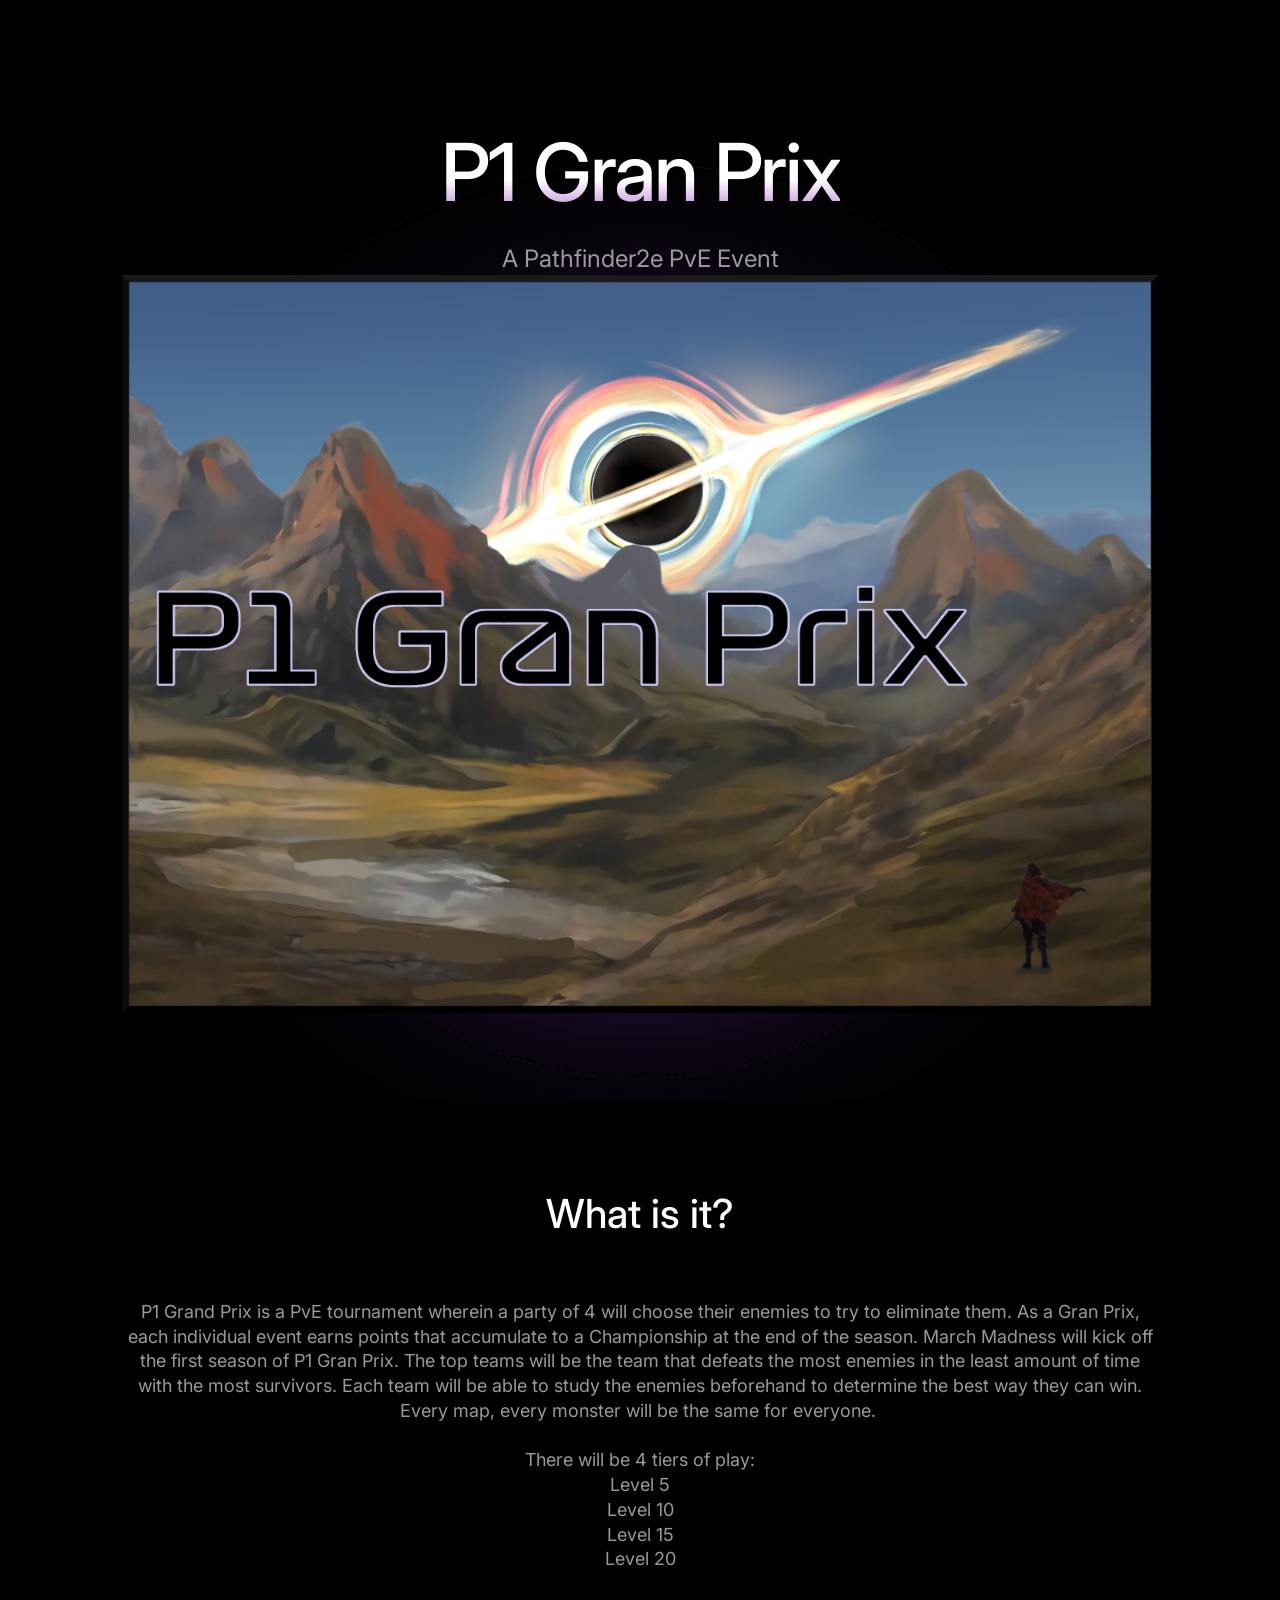
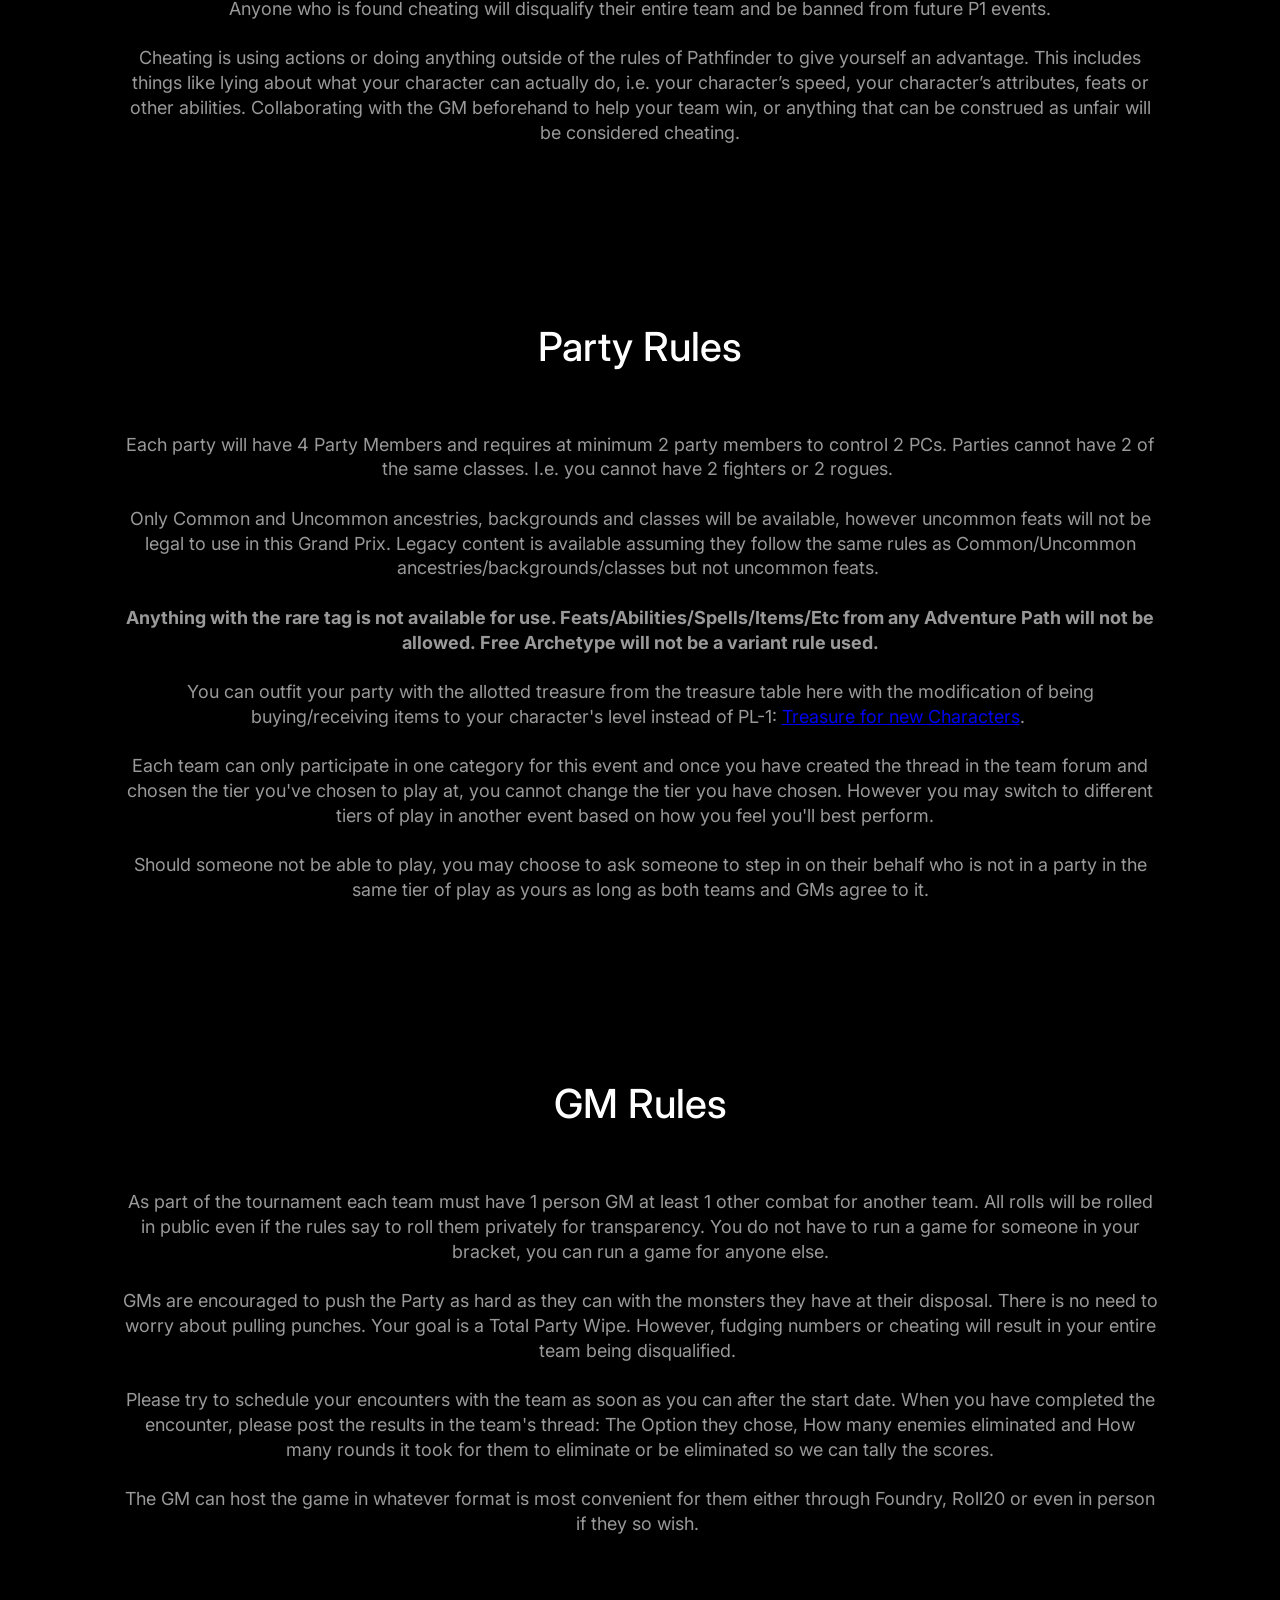
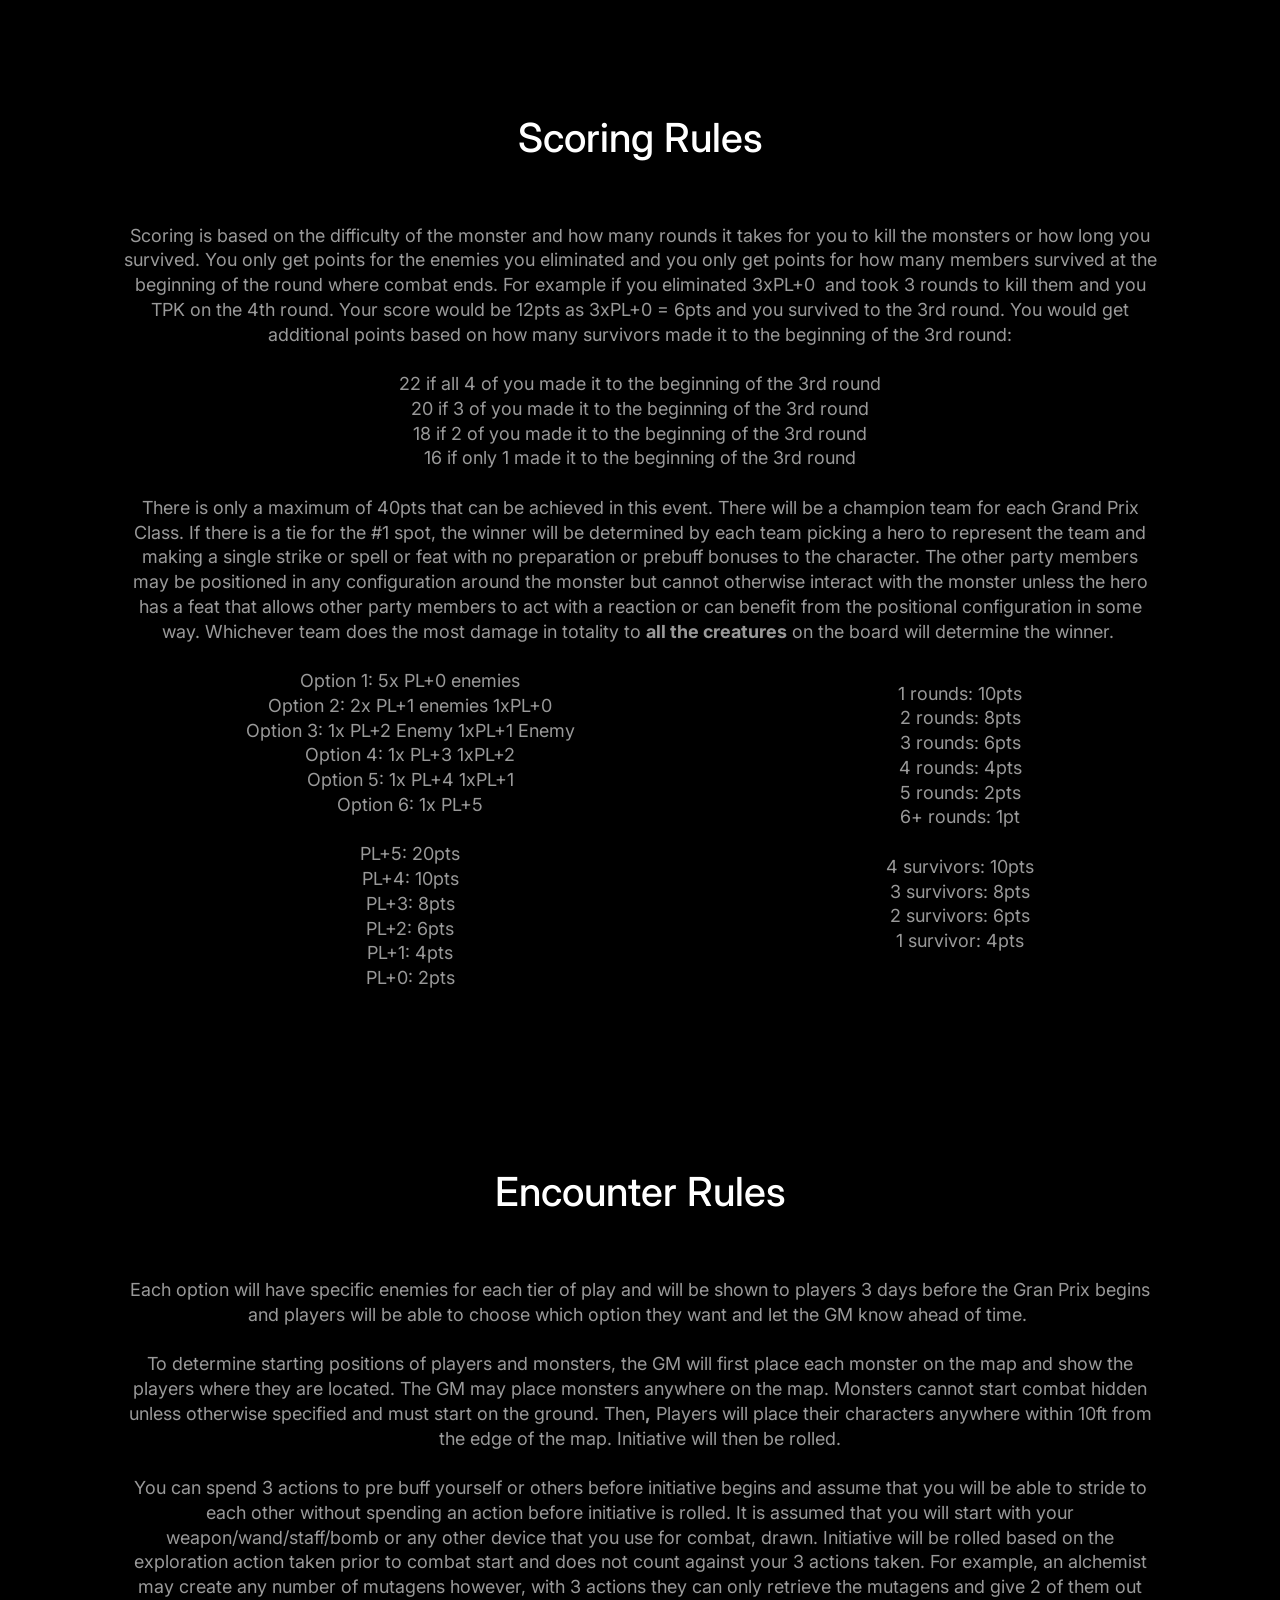
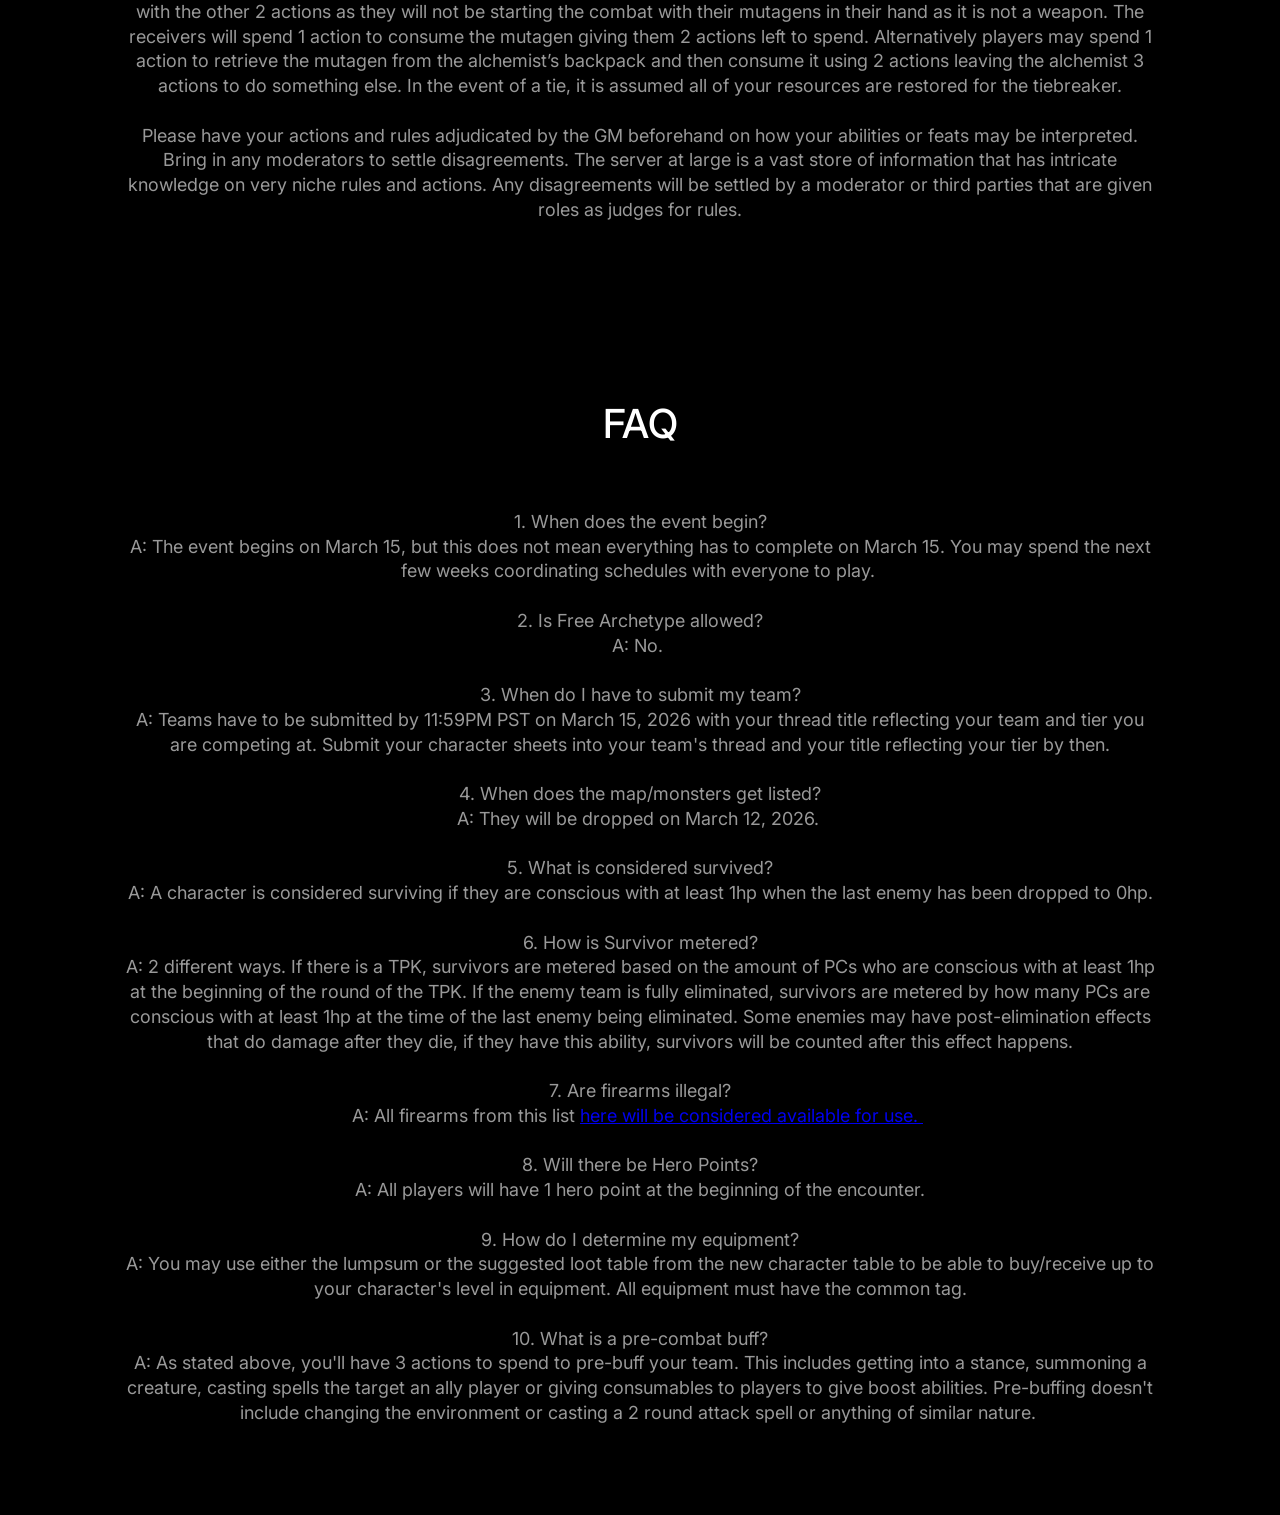
<file: index.html>
<!doctype html>
<html
  lang="en"
  data-ws-project="9b7078dc-49af-4783-a4c2-e20b7708b9e9"
  data-ws-last-published="2026-03-03T17:42:01.138Z"
>
  <head>
    <link
      rel="stylesheet"
      type="text/css"
      href="/assets/static/app_generated_index-6937cd5a.B9fwBVoE.css"
    />
    <meta charset="UTF-8" />
    <meta name="viewport" content="width=device-width,initial-scale=1" />
    <link
      rel="preload"
      as="image"
      imagesrcset="/assets/p1granprix_Jq52Y9H2MdUSDI9-aSwh1.png 16w, /assets/p1granprix_Jq52Y9H2MdUSDI9-aSwh1.png 32w, /assets/p1granprix_Jq52Y9H2MdUSDI9-aSwh1.png 48w, /assets/p1granprix_Jq52Y9H2MdUSDI9-aSwh1.png 64w, /assets/p1granprix_Jq52Y9H2MdUSDI9-aSwh1.png 96w, /assets/p1granprix_Jq52Y9H2MdUSDI9-aSwh1.png 128w, /assets/p1granprix_Jq52Y9H2MdUSDI9-aSwh1.png 256w, /assets/p1granprix_Jq52Y9H2MdUSDI9-aSwh1.png 384w, /assets/p1granprix_Jq52Y9H2MdUSDI9-aSwh1.png 640w, /assets/p1granprix_Jq52Y9H2MdUSDI9-aSwh1.png 750w, /assets/p1granprix_Jq52Y9H2MdUSDI9-aSwh1.png 828w, /assets/p1granprix_Jq52Y9H2MdUSDI9-aSwh1.png 1080w, /assets/p1granprix_Jq52Y9H2MdUSDI9-aSwh1.png 1200w, /assets/p1granprix_Jq52Y9H2MdUSDI9-aSwh1.png 1920w, /assets/p1granprix_Jq52Y9H2MdUSDI9-aSwh1.png 2048w, /assets/p1granprix_Jq52Y9H2MdUSDI9-aSwh1.png 3840w"
      imagesizes="100vw"
    />
    <link rel="icon" href="/assets/2eLOGO1_nTm5UVI5RXA5_vT5fVY0B.png" />
    <link
      rel="preload"
      href="/assets/Inter-VariableFont_opsz_wght_5pWJ31-T_iPEwHdXmYt6P.ttf"
      as="font"
      crossorigin="anonymous"
    />
    <link
      rel="preload"
      href="/assets/Group_1_3Lze2enBpFNP3rVOtd0Yp.svg"
      as="image"
    />
    <meta property="og:url" content="https://url/" />
    <meta property="og:title" content="P1 Gran Prix" />
    <meta property="og:type" content="website" />
    <meta name="description" content="A Pathfinder2E PvE event." />
    <meta property="og:description" content="A Pathfinder2E PvE event." />
    <meta
      property="og:image"
      content="/assets/p1granprix_Jq52Y9H2MdUSDI9-aSwh1.png"
    />
    <meta property="twitter:card" content="summary_large_image" />
    <title>P1 Gran Prix</title>
  </head>
  <body class="w-body">
    <div class="w-box">
      <div style="display: contents">
        <div style="display: contents">
          <div class="w-html-embed">
            <style>
              /* So we don't need to add a token to every paragraph to remove margin. */
              p {
                margin: 0;
              }

              /* * {
                /* Make links scroll to their sections smoothly. */
                scroll-behavior: smooth;
              } */
            </style>
          </div>
          <div class="w-html-embed">
            <style>
              :root {
                --ani-duration: var(--duration-default, 0.2s);
                --ani-delay: 0s;
                --ani-slide-offset: 20%;
                --ani-zoom-in-scale: 1;
                --ani-zoom-out-scale: 0.85;
                --ani-flip-rotate: 30deg;
                --ani-easing: var(--easing-default, ease);
                --ani-fill-mode: forwards;
              }
              [data-ani]:not([data-ani-children]),
              [data-ani-children]:not([data-ani-progress]) > * {
                animation-duration: var(--ani-duration);
                animation-delay: var(--ani-delay);
                animation-timing-function: var(--ani-easing);
                animation-fill-mode: var(--ani-fill-mode);
                opacity: 0;
              }
              [data-ani-progress]:not([data-ani-children]),
              [data-ani-children]:not([data-ani]) > * {
                transition-property: opacity, transform;
                transition-duration: var(--ani-duration);
                transition-timing-function: var(--ani-easing);
                opacity: 0;
              }
              @keyframes fadeIn {
                from {
                  opacity: 0;
                }
                to {
                  opacity: 1;
                }
              }
              @keyframes fadeOut {
                from {
                  opacity: 1;
                }
                to {
                  opacity: 0;
                }
              }
              [data-ani-children][data-ani="fade"] > .in,
              [data-ani="fade"]:where(
                  .in:not([data-state]),
                  [data-state$="open"],
                  [data-state="active"]
                ) {
                animation-name: fadeIn;
              }
              [data-ani-children][data-ani="fade"] > .out,
              [data-ani="fade"]:where(
                  .out:not([data-state]),
                  [data-state="closed"],
                  [data-state="inactive"]
                ) {
                animation-name: fadeOut;
              }
              @keyframes slideIn {
                from {
                  opacity: 0;
                  translate: var(--ani-slide-transform);
                }
                to {
                  opacity: 1;
                  translate: none;
                }
              }
              @keyframes slideOut {
                from {
                  opacity: 1;
                  translate: none;
                }
                to {
                  opacity: 0;
                  translate: var(--ani-slide-transform);
                }
              }
              [data-ani-children][data-ani|="slide"] > .in,
              [data-ani|="slide"]:where(
                  .in:not([data-state]),
                  [data-state$="open"],
                  [data-state="active"]
                ) {
                animation-name: slideIn;
              }
              [data-ani-children][data-ani|="slide"] > .out,
              [data-ani|="slide"]:where(
                  .out:not([data-state]),
                  [data-state="closed"],
                  [data-state="inactive"]
                ) {
                animation-name: slideOut;
              }
              [data-ani="slide-up"] {
                --ani-slide-transform: 0 var(--ani-slide-offset);
              }
              [data-ani="slide-down"] {
                --ani-slide-transform: 0 calc(-1 * var(--ani-slide-offset));
              }
              [data-ani="slide-left"] {
                --ani-slide-transform: var(--ani-slide-offset);
              }
              [data-ani="slide-right"] {
                --ani-slide-transform: calc(-1 * var(--ani-slide-offset));
              }
              @keyframes zoomIn {
                from {
                  opacity: 0;
                  scale: var(--ani-zoom-out-scale);
                }
                to {
                  opacity: 1;
                  scale: 1;
                }
              }
              @keyframes zoomOut {
                from {
                  opacity: 1;
                  scale: 1;
                }
                to {
                  opacity: 0;
                  scale: var(--ani-zoom-in-scale);
                }
              }
              [data-ani-children][data-ani="zoom"] > .in,
              [data-ani|="zoom"]:where(
                  .in:not([data-state]),
                  [data-state$="open"],
                  [data-state="active"]
                ) {
                animation-name: zoomIn;
              }
              [data-ani-children][data-ani="zoom"] > .out,
              [data-ani|="zoom"]:where(
                  .out:not([data-state]),
                  [data-state="closed"],
                  [data-state="inactive"]
                ) {
                animation-name: zoomOut;
              }
              [data-ani-children][data-ani-progress="zoom"] > *,
              [data-ani-progress="zoom"]:not([data-ani-children]) {
                transform: scale(var(--ani-zoom-out-scale));
              }
              @keyframes flipInY {
                from {
                  rotate: y var(--ani-flip-rotate);
                  perspective: 2000px;
                  opacity: 0;
                }
                to {
                  rotate: y 0;
                  opacity: 1;
                }
              }
              @keyframes flipOutY {
                from {
                  rotate: y 0;
                  opacity: 1;
                }
                to {
                  perspective: 2000px;
                  rotate: y var(--ani-flip-rotate);
                  opacity: 0;
                }
              }
              @keyframes flipInX {
                from {
                  perspective: 2000px;
                  rotate: x var(--ani-flip-rotate);
                  opacity: 0;
                }
                to {
                  rotate: x 0;
                  opacity: 1;
                }
              }
              @keyframes flipOutX {
                from {
                  rotate: x 0;
                  opacity: 1;
                }
                to {
                  perspective: 2000px;
                  rotate: x var(--ani-flip-rotate);
                  opacity: 0;
                }
              }
              [data-ani-children][data-ani="flip-y"] > .in,
              [data-ani="flip-y"]:where(
                  .in:not([data-state]),
                  [data-state$="open"],
                  [data-state="active"]
                ) {
                animation-name: flipInY;
              }
              [data-ani-children][data-ani="flip-x"] > .in,
              [data-ani="flip-x"]:where(
                  .in:not([data-state]),
                  [data-state$="open"],
                  [data-state="active"]
                ) {
                animation-name: flipInX;
              }
              [data-ani-children][data-ani="flip-y"] > .out,
              [data-ani="flip-y"]:where(
                  .out:not([data-state]),
                  [data-state="closed"],
                  [data-state="inactive"]
                ) {
                animation-name: flipOutY;
              }
              [data-ani-children][data-ani="flip-x"] > .out,
              [data-ani="flip-x"]:where(
                  .out:not([data-state]),
                  [data-state="closed"],
                  [data-state="inactive"]
                ) {
                animation-name: flipOutX;
              }
              @keyframes expandDown {
                from {
                  height: 0;
                }
                to {
                  height: var(--newHeight);
                }
              }
              @keyframes expandUp {
                from {
                  height: var(--newHeight);
                }
                to {
                  height: 0;
                }
              }
              [data-ani="expand"],
              [data-ani="expand"][data-state="open"],
              [data-ani="expand"].in {
                --newHeight: var(
                  --custom-height,
                  var(
                    --radix-accordion-content-height,
                    var(--radix-collapsible-content-height, 100%)
                  )
                );
                overflow: hidden;
                opacity: 1;
              }
              [data-ani-children][data-ani="expand"] > .in,
              [data-ani="expand"]:where(
                  .in:not([data-state]),
                  [data-state$="open"],
                  [data-state="active"]
                ) {
                animation: expandDown var(--ani-duration) var(--ani-easing);
              }
              [data-ani-children][data-ani="expand"] > .out,
              [data-ani="expand"]:where(
                  .out:not([data-state]),
                  [data-state="closed"],
                  [data-state="inactive"]
                ) {
                animation: expandUp var(--ani-duration) var(--ani-easing);
              }
              @media (prefers-reduced-motion: reduce) {
                [data-ani]:not([data-ani-children]),
                [data-ani-progress]:not([data-ani-children]),
                [data-ani-children] > * {
                  opacity: 1;
                  transform: none;
                  animation: none;
                  rotate: none;
                  scale: none;
                  translate: none;
                }
              }
            </style>
          </div>
        </div>
      </div>
      <main class="w-box">
        <section
          class="w-box ch3bbj5 c1mzb2kd c1030opg c1cozyp5 crv1a4t cbrrmm8 cuo9dm5 c5egcmi cxz9xjl c1dz3al c1cl2zap c8qdjaz c1uc2zh c1l8rbde cq8dnu3 cth1c7d"
        >
          <div
            class="w-box c1357293 c9jnjeu czr2pxy c155uc7w cry9bxc c1lfjoq7 c1778y6x c1wt8a7g ceu66s9 c12ae6v5 c1fd0kk1 c11gzs80"
          >
            <div
              class="w-box cry9bxc c1lfjoq7 ct8c5y2 c10zkoym c1qyy4dh c1wt8a7g"
            >
              <h1
                class="w-heading c11nr3ex cy1haag c32myit cwrra4i c4rpps8 c1d23h5a cnu4kgu c1yb3n9o cbrrmm8 cuo9dm5 c40zsbj c13cx24t c1my01bv c8itdy4 c74kosi c1qom380 c1357293 c9jnjeu c1dhz37v c1xzir7e"
              >
                P1 Gran Prix
              </h1>
              <p
                class="w-paragraph c16xpvrq c1qom380 c3fmn7t c1357293 c9jnjeu czt9u4x c1dhz37v"
              >
                A Pathfinder2e PvE Event
              </p>
            </div>
            <div class="w-box">
              <img
                alt=""
                width="2560"
                height="1822"
                src="/assets/p1granprix_Jq52Y9H2MdUSDI9-aSwh1.png"
                class="w-image"
                sizes="100vw"
                srcset="
                  /assets/p1granprix_Jq52Y9H2MdUSDI9-aSwh1.png   16w,
                  /assets/p1granprix_Jq52Y9H2MdUSDI9-aSwh1.png   32w,
                  /assets/p1granprix_Jq52Y9H2MdUSDI9-aSwh1.png   48w,
                  /assets/p1granprix_Jq52Y9H2MdUSDI9-aSwh1.png   64w,
                  /assets/p1granprix_Jq52Y9H2MdUSDI9-aSwh1.png   96w,
                  /assets/p1granprix_Jq52Y9H2MdUSDI9-aSwh1.png  128w,
                  /assets/p1granprix_Jq52Y9H2MdUSDI9-aSwh1.png  256w,
                  /assets/p1granprix_Jq52Y9H2MdUSDI9-aSwh1.png  384w,
                  /assets/p1granprix_Jq52Y9H2MdUSDI9-aSwh1.png  640w,
                  /assets/p1granprix_Jq52Y9H2MdUSDI9-aSwh1.png  750w,
                  /assets/p1granprix_Jq52Y9H2MdUSDI9-aSwh1.png  828w,
                  /assets/p1granprix_Jq52Y9H2MdUSDI9-aSwh1.png 1080w,
                  /assets/p1granprix_Jq52Y9H2MdUSDI9-aSwh1.png 1200w,
                  /assets/p1granprix_Jq52Y9H2MdUSDI9-aSwh1.png 1920w,
                  /assets/p1granprix_Jq52Y9H2MdUSDI9-aSwh1.png 2048w,
                  /assets/p1granprix_Jq52Y9H2MdUSDI9-aSwh1.png 3840w
                "
                decoding="async"
                loading="eager"
              />
            </div>
          </div>
        </section>
        <section class="w-box cna0hdz c1mzb2kd">
          <div
            class="w-box c1357293 c9jnjeu czr2pxy c155uc7w cry9bxc c1lfjoq7 c1778y6x c1wt8a7g c1s46o9r cdczzub c1fd0kk1 c11gzs80"
          >
            <h2
              class="w-heading c1dxq9cf cy1haag c32myit cwrra4i c12y6bqh c1mpwk4w c74kosi c1qom380 c1357293 c9jnjeu c1dhz37v"
            >
              What is it?
            </h2>
            <p class="w-element c1qom380 c10psnxv c6k8nt0 c1xtx0lt c14r73oo">
              P1 Grand Prix is a PvE tournament wherein a party of 4 will choose
              their enemies to try to eliminate them. As a Gran Prix, each
              individual event earns points that accumulate to a Championship at
              the end of the season. March Madness will kick off the first
              season of P1 Gran Prix. The top teams will be the team that
              defeats the most enemies in the least amount of time with the most
              survivors. Each team will be able to study the enemies beforehand
              to determine the best way they can win. Every map, every monster
              will be the same for everyone. <br /><br />There will be 4 tiers
              of play:<br />Level 5<br />Level 10<br />Level 15<br />Level 20<br /><br />Anyone
              who is found cheating will disqualify their entire team and be
              banned from future P1 events.<br /><br />Cheating is using actions
              or doing anything outside of the rules of Pathfinder to give
              yourself an advantage. This includes things like lying about what
              your character can actually do, i.e. your character’s speed, your
              character’s attributes, feats or other abilities. Collaborating
              with the GM beforehand to help your team win, or anything that can
              be construed as unfair will be considered cheating.<br />
            </p>
          </div>
        </section>
        <section class="w-box cna0hdz c1mzb2kd">
          <div
            class="w-box c1357293 c9jnjeu czr2pxy c155uc7w cry9bxc c1lfjoq7 c1778y6x c1wt8a7g c1s46o9r cdczzub c1fd0kk1 c11gzs80"
          >
            <h2
              class="w-heading c1dxq9cf cy1haag c32myit cwrra4i c12y6bqh c1mpwk4w c74kosi c1qom380 c1357293 c9jnjeu c1dhz37v"
            >
              Party Rules
            </h2>
            <p class="w-element c1qom380 c10psnxv c6k8nt0 c1xtx0lt c14r73oo">
              Each party will have 4 Party Members and requires at minimum 2
              party members to control 2 PCs. Parties cannot have 2 of the same
              classes. I.e. you cannot have 2 fighters or 2 rogues.
              <br /><br />Only Common and Uncommon ancestries, backgrounds and
              classes will be available, however uncommon feats will not be
              legal to use in this Grand Prix. Legacy content is available
              assuming they follow the same rules as Common/Uncommon
              ancestries/backgrounds/classes but not uncommon feats. <br /><br /><b
                class="w-element"
                >Anything with the rare tag is not available for use.
                Feats/Abilities/Spells/Items/Etc from any Adventure Path will
                not be allowed. Free Archetype will not be a variant rule
                used.</b
              ><br /><br />You can outfit your party with the allotted treasure
              from the treasure table here with the modification of being
              buying/receiving items to your character&#x27;s level instead of
              PL-1:
              <a
                href="https://2e.aonprd.com/Rules.aspx?ID=2662"
                target="_blank"
                class="w-element"
                >Treasure for new Characters</a
              >. <br /><br />Each team can only participate in one category for
              this event and once you have created the thread in the team forum
              and chosen the tier you&#x27;ve chosen to play at, you cannot
              change the tier you have chosen. However you may switch to
              different tiers of play in another event based on how you feel
              you&#x27;ll best perform. <br /><br />Should someone not be able
              to play, you may choose to ask someone to step in on their behalf
              who is not in a party in the same tier of play as yours as long as
              both teams and GMs agree to it.
            </p>
          </div>
        </section>
        <section class="w-box cna0hdz c1mzb2kd">
          <div
            class="w-box c1357293 c9jnjeu czr2pxy c155uc7w cry9bxc c1lfjoq7 c1778y6x c1wt8a7g c1s46o9r cdczzub c1fd0kk1 c11gzs80"
          >
            <h2
              class="w-heading c1dxq9cf cy1haag c32myit cwrra4i c12y6bqh c1mpwk4w c74kosi c1qom380 c1357293 c9jnjeu c1dhz37v"
            >
              GM Rules
            </h2>
            <p class="w-element c1qom380 c10psnxv c6k8nt0 c1xtx0lt c14r73oo">
              As part of the tournament each team must have 1 person GM at least
              1 other combat for another team. All rolls will be rolled in
              public even if the rules say to roll them privately for
              transparency. You do not have to run a game for someone in your
              bracket, you can run a game for anyone else.<br /><br />GMs are
              encouraged to push the Party as hard as they can with the monsters
              they have at their disposal. There is no need to worry about
              pulling punches. Your goal is a Total Party Wipe. However, fudging
              numbers or cheating will result in your entire team being
              disqualified. <br /><br />Please try to schedule your encounters
              with the team as soon as you can after the start date. When you
              have completed the encounter, please post the results in the
              team&#x27;s thread: The Option they chose, How many enemies
              eliminated and How many rounds it took for them to eliminate or be
              eliminated so we can tally the scores.<br /><br />The GM can host
              the game in whatever format is most convenient for them either
              through Foundry, Roll20 or even in person if they so wish.
            </p>
          </div>
        </section>
        <section class="w-box cna0hdz c1mzb2kd">
          <div
            class="w-box c1357293 c9jnjeu czr2pxy c155uc7w cry9bxc c1lfjoq7 c1778y6x c1wt8a7g c1s46o9r cdczzub c1fd0kk1 c11gzs80"
          >
            <h2
              class="w-heading c1dxq9cf cy1haag c32myit cwrra4i c12y6bqh c1mpwk4w c74kosi c1qom380 c1357293 c9jnjeu c1dhz37v"
            >
              Scoring Rules
            </h2>
            <p class="w-element c1qom380 c10psnxv c6k8nt0 c1xtx0lt c14r73oo">
              Scoring is based on the difficulty of the monster and how many
              rounds it takes for you to kill the monsters or how long you
              survived. You only get points for the enemies you eliminated and
              you only get points for how many members survived at the beginning
              of the round where combat ends. For example if you eliminated
              3xPL+0  and took 3 rounds to kill them and you TPK on the 4th
              round. Your score would be 12pts as 3xPL+0 = 6pts and you survived
              to the 3rd round. You would get additional points based on how
              many survivors made it to the beginning of the 3rd round:<br /><br />22
              if all 4 of you made it to the beginning of the 3rd round<br />20
              if 3 of you made it to the beginning of the 3rd round<br />18 if 2
              of you made it to the beginning of the 3rd round<br />16 if only 1
              made it to the beginning of the 3rd round<br /><br />There is only
              a maximum of 40pts that can be achieved in this event. There will
              be a champion team for each Grand Prix Class. If there is a tie
              for the #1 spot, the winner will be determined by each team
              picking a hero to represent the team and making a single strike or
              spell or feat with no preparation or prebuff bonuses to the
              character. The other party members may be positioned in any
              configuration around the monster but cannot otherwise interact
              with the monster unless the hero has a feat that allows other
              party members to act with a reaction or can benefit from the
              positional configuration in some way. Whichever team does the most
              damage in totality to
              <b class="w-element">all the creatures</b> on the board will
              determine the winner. <br />
            </p>
          </div>
          <div
            class="w-box c1357293 c9jnjeu czr2pxy c155uc7w cry9bxc c1lxiyww c1qyy4dh ct02u4h c1s46o9r cdczzub c1fd0kk1 c11gzs80 c15cml01"
          >
            <p
              class="w-element c1qom380 c10psnxv c6k8nt0 c1xtx0lt c14r73oo cnvgv99 c1fhkm63 clv8gve c1x4yn0w"
            >
              <br />Option 1: 5x PL+0 enemies<br />Option 2: 2x PL+1 enemies
              1xPL+0<br />Option 3: 1x PL+2 Enemy 1xPL+1 Enemy<br />Option 4: 1x
              PL+3 1xPL+2<br />Option 5: 1x PL+4 1xPL+1<br />Option 6: 1x
              PL+5<br /><br />PL+5: 20pts<br />PL+4: 10pts<br />PL+3: 8pts<br />PL+2:
              6pts<br />PL+1: 4pts<br />PL+0: 2pts<br />
            </p>
            <p
              class="w-element c1qom380 c10psnxv c6k8nt0 c1xtx0lt c14r73oo cnvgv99 c1fhkm63 clv8gve c12sm2j2 cauqto8"
            >
              <br />1 rounds: 10pts<br />2 rounds: 8pts<br />3 rounds: 6pts<br />4
              rounds: 4pts<br />5 rounds: 2pts<br />6+ rounds: 1pt<br /><br />4
              survivors: 10pts<br />3 survivors: 8pts<br />2 survivors: 6pts<br />1
              survivor: 4pts<br /><br />
            </p>
          </div>
        </section>
        <section class="w-box cna0hdz c1mzb2kd">
          <div
            class="w-box c1357293 c9jnjeu czr2pxy c155uc7w cry9bxc c1lfjoq7 c1778y6x c1wt8a7g c1s46o9r cdczzub c1fd0kk1 c11gzs80"
          >
            <h2
              class="w-heading c1dxq9cf cy1haag c32myit cwrra4i c12y6bqh c1mpwk4w c74kosi c1qom380 c1357293 c9jnjeu c1dhz37v"
            >
              Encounter Rules
            </h2>
            <p class="w-element c1qom380 c10psnxv c6k8nt0 c1xtx0lt c14r73oo">
              Each option will have specific enemies for each tier of play and
              will be shown to players 3 days before the Gran Prix begins and
              players will be able to choose which option they want and let the
              GM know ahead of time. <br /><br />To determine starting positions
              of players and monsters, the GM will first place each monster on
              the map and show the players where they are located. The GM may
              place monsters anywhere on the map. Monsters cannot start combat
              hidden unless otherwise specified and must start on the ground.
              Then<b class="w-element">,</b> Players will place their characters
              anywhere within 10ft from the edge of the map. Initiative will
              then be rolled.<br /><br />You can spend 3 actions to pre buff
              yourself or others before initiative begins and assume that you
              will be able to stride to each other without spending an action
              before initiative is rolled. It is assumed that you will start
              with your weapon/wand/staff/bomb or any other device that you use
              for combat, drawn. Initiative will be rolled based on the
              exploration action taken prior to combat start and does not count
              against your 3 actions taken. For example, an alchemist may create
              any number of mutagens however, with 3 actions they can only
              retrieve the mutagens and give 2 of them out with the other 2
              actions as they will not be starting the combat with their
              mutagens in their hand as it is not a weapon. The receivers will
              spend 1 action to consume the mutagen giving them 2 actions left
              to spend. Alternatively players may spend 1 action to retrieve the
              mutagen from the alchemist’s backpack and then consume it using 2
              actions leaving the alchemist 3 actions to do something else. In
              the event of a tie, it is assumed all of your resources are
              restored for the tiebreaker.<br /><br />Please have your actions
              and rules adjudicated by the GM beforehand on how your abilities
              or feats may be interpreted. Bring in any moderators to settle
              disagreements. The server at large is a vast store of information
              that has intricate knowledge on very niche rules and actions. Any
              disagreements will be settled by a moderator or third parties that
              are given roles as judges for rules.
            </p>
          </div>
        </section>
        <section class="w-box cna0hdz c1mzb2kd">
          <div
            class="w-box c1357293 c9jnjeu czr2pxy c155uc7w cry9bxc c1lfjoq7 c1778y6x c1wt8a7g c1s46o9r cdczzub c1fd0kk1 c11gzs80"
          >
            <h2
              class="w-heading c1dxq9cf cy1haag c32myit cwrra4i c12y6bqh c1mpwk4w c74kosi c1qom380 c1357293 c9jnjeu c1dhz37v"
            >
              FAQ
            </h2>
            <p class="w-element c1qom380 c10psnxv c6k8nt0 c1xtx0lt c14r73oo">
              1. When does the event begin?<br />A: The event begins on March
              15, but this does not mean everything has to complete on March 15.
              You may spend the next few weeks coordinating schedules with
              everyone to play. <br /><br />2. Is Free Archetype allowed?<br />A:
              No. <br /><br />3. When do I have to submit my team?<br />A: Teams
              have to be submitted by 11:59PM PST on March 15, 2026 with your
              thread title reflecting your team and tier you are competing at.
              Submit your character sheets into your team&#x27;s thread and your
              title reflecting your tier by then.<br /><br />4. When does the
              map/monsters get listed?<br />A: They will be dropped on March 12,
              2026. <br /><br />5. What is considered survived?<br />A: A
              character is considered surviving if they are conscious with at
              least 1hp when the last enemy has been dropped to 0hp.<br /><br />6.
              How is Survivor metered?<br />A: 2 different ways. If there is a
              TPK, survivors are metered based on the amount of PCs who are
              conscious with at least 1hp at the beginning of the round of the
              TPK. If the enemy team is fully eliminated, survivors are metered
              by how many PCs are conscious with at least 1hp at the time of the
              last enemy being eliminated. Some enemies may have
              post-elimination effects that do damage after they die, if they
              have this ability, survivors will be counted after this effect
              happens.<br /><br />7. Are firearms illegal?<br />A: All firearms
              from this list
              <a
                href="https://2e.aonprd.com/Weapons.aspx?include-weapon-groups=firearm&amp;sort=weapon_type-asc+weapon_category-desc+name-asc&amp;display=table&amp;columns=pfs+source+weapon_type+weapon_category+weapon_group+trait+damage+hands+range+reload+bulk+price+level"
                target="_blank"
                class="w-element"
                >here will be considered available for use.
              </a>
              <br /><br />8. Will there be Hero Points?<br />A: All players will
              have 1 hero point at the beginning of the encounter.<br /><br />9.
              How do I determine my equipment?<br />A: You may use either the
              lumpsum or the suggested loot table from the new character table
              to be able to buy/receive up to your character&#x27;s level in
              equipment. All equipment must have the common tag.<br /><br />10.
              What is a pre-combat buff?<br />A: As stated above, you&#x27;ll
              have 3 actions to spend to pre-buff your team. This includes
              getting into a stance, summoning a creature, casting spells the
              target an ally player or giving consumables to players to give
              boost abilities. Pre-buffing doesn&#x27;t include changing the
              environment or casting a 2 round attack spell or anything of
              similar nature.
            </p>
          </div>
        </section>
      </main>
      <div style="display: block"></div>
    </div>
    <script id="vike_pageContext" type="application/json">
      {
        "_urlRewrite": null,
        "pageId": "/pages/index",
        "routeParams": {},
        "data": {
          "url": "https://url/",
          "system": {
            "params": {},
            "search": {},
            "origin": "https://url",
            "pathname": "/"
          },
          "resources": {},
          "pageMeta": {
            "title": "P1 Gran Prix",
            "description": "A Pathfinder2E PvE event.",
            "excludePageFromSearch": false,
            "language": "!undefined",
            "socialImageAssetName": "p1granprix_Jq52Y9H2MdUSDI9-aSwh1.png",
            "socialImageUrl": "!undefined",
            "status": "!undefined",
            "redirect": "!undefined",
            "custom": []
          }
        }
      }
    </script>
    <script id="vike_globalContext" type="application/json">
      {}
    </script>
    <script
      src="/assets/entries/entry-server-routing.CvT66JqH.js"
      type="module"
      async
    ></script>
    <link
      rel="modulepreload"
      href="/assets/entries/pages_index.BN6v97o1.js"
      as="script"
      type="text/javascript"
    /><link
      rel="modulepreload"
      href="/assets/chunks/chunk-CsO5hrdD.js"
      as="script"
      type="text/javascript"
    /><link
      rel="modulepreload"
      href="/assets/chunks/chunk-Cp-t0S-U.js"
      as="script"
      type="text/javascript"
    />
  </body>
</html>
</file>
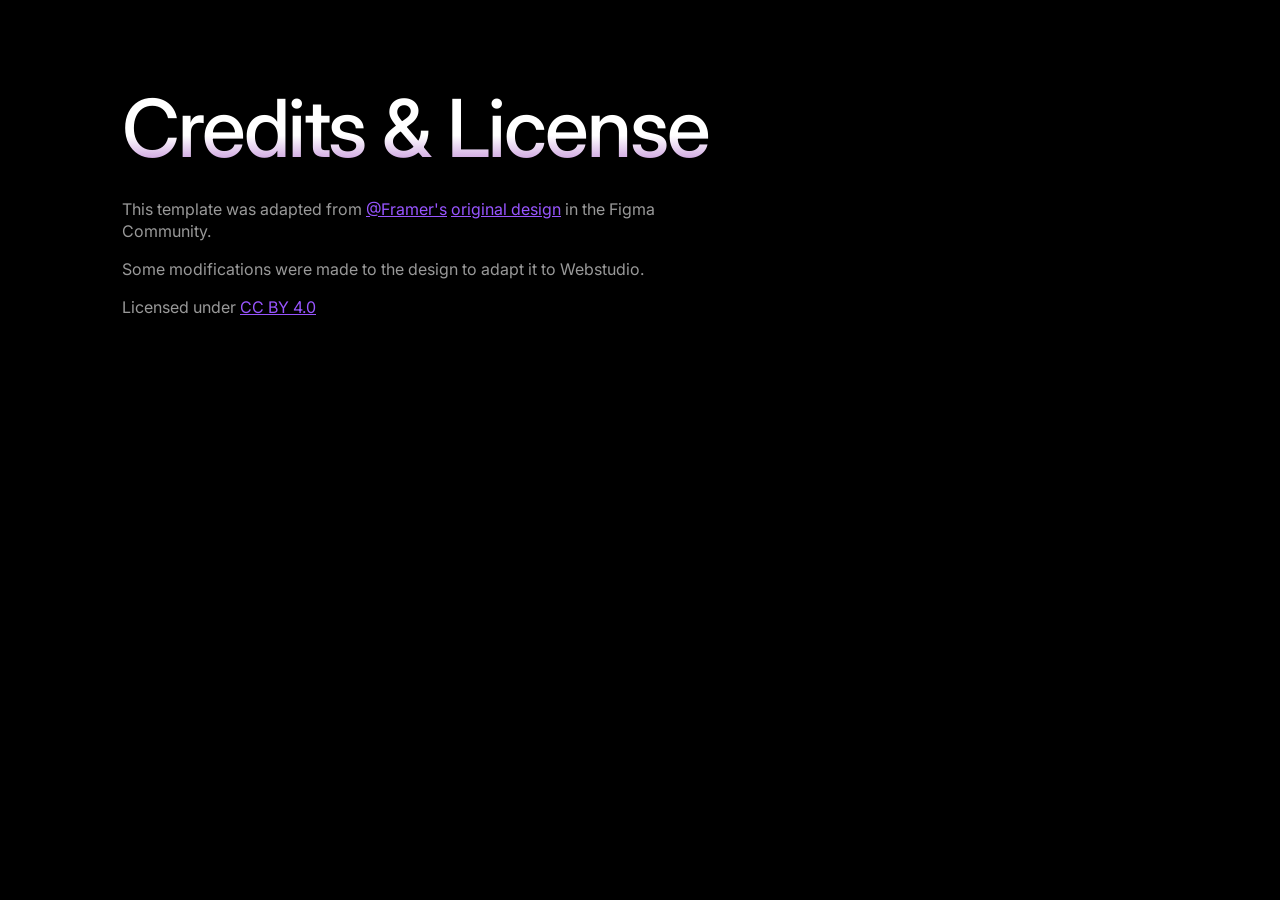
<file: credits/index.html>
<!doctype html>
<html
  lang="en"
  data-ws-project="9b7078dc-49af-4783-a4c2-e20b7708b9e9"
  data-ws-last-published="2026-03-03T17:42:01.138Z"
>
  <head>
    <link
      rel="stylesheet"
      type="text/css"
      href="/assets/static/app_generated_index-6937cd5a.B9fwBVoE.css"
    />
    <meta charset="UTF-8" />
    <meta name="viewport" content="width=device-width,initial-scale=1" />
    <link rel="icon" href="/assets/2eLOGO1_nTm5UVI5RXA5_vT5fVY0B.png" />
    <link
      rel="preload"
      href="/assets/Inter-VariableFont_opsz_wght_5pWJ31-T_iPEwHdXmYt6P.ttf"
      as="font"
      crossorigin="anonymous"
    />
    <meta property="og:url" content="https://url/credits" />
    <meta property="og:title" content="Credits and License" />
    <meta property="og:type" content="website" />
    <meta name="robots" content="noindex, nofollow" />
    <meta property="twitter:card" content="summary_large_image" />
    <title>Credits and License</title>
  </head>
  <body class="w-body">
    <div class="w-box">
      <main class="w-box">
        <section class="w-box cna0hdz c1mzb2kd">
          <div
            class="w-box c1357293 c9jnjeu czr2pxy c155uc7w cry9bxc c1lfjoq7 c1778y6x c1wt8a7g cn6056e c1117wcl c1fd0kk1 c11gzs80"
          >
            <h1
              class="w-heading c11nr3ex cy1haag c32myit cwrra4i c4rpps8 c1d23h5a cnu4kgu c1yb3n9o cbrrmm8 cuo9dm5 c40zsbj c13cx24t c1my01bv c8itdy4 c1dhz37v c1xzir7e"
            >
              Credits &amp; License
            </h1>
            <div class="w-box c1rco612">
              <p class="w-paragraph">
                This template was adapted from
                <a
                  href="https://www.figma.com/@framer"
                  target="_blank"
                  rel="nofollow"
                  class="w-rich-text-link ceaxqcs cld4m44 c1e9wxra c1c9nyn co9inq6 c18nx7en c13zjl4p cl60rel czukzo6 cho8smv"
                  >@Framer&#x27;s</a
                >
                <a
                  href="https://www.figma.com/community/file/1387793529956204409"
                  target="_blank"
                  class="w-rich-text-link ceaxqcs cld4m44 c1e9wxra c1c9nyn co9inq6 c18nx7en c13zjl4p cl60rel czukzo6 cho8smv"
                  >original design</a
                >
                in the Figma Community.
              </p>
              <p class="w-paragraph">
                Some modifications were made to the design to adapt it to
                Webstudio.
              </p>
              <p class="w-paragraph">
                Licensed under
                <a
                  href="https://creativecommons.org/licenses/by/4.0/"
                  target="_blank"
                  class="w-rich-text-link ceaxqcs cld4m44 c1e9wxra c1c9nyn co9inq6 c18nx7en c13zjl4p cl60rel czukzo6 cho8smv"
                  >CC BY 4.0</a
                >
              </p>
            </div>
          </div>
        </section>
      </main>
    </div>
    <script id="vike_pageContext" type="application/json">
      {
        "_urlRewrite": null,
        "pageId": "/pages/credits",
        "routeParams": {},
        "data": {
          "url": "https://url/credits",
          "system": {
            "params": {},
            "search": {},
            "origin": "https://url",
            "pathname": "/credits"
          },
          "resources": {},
          "pageMeta": {
            "title": "Credits and License",
            "description": "",
            "excludePageFromSearch": true,
            "language": "",
            "socialImageAssetName": "!undefined",
            "socialImageUrl": "",
            "status": 200,
            "redirect": "",
            "custom": []
          }
        }
      }
    </script>
    <script id="vike_globalContext" type="application/json">
      {}
    </script>
    <script
      src="/assets/entries/entry-server-routing.CvT66JqH.js"
      type="module"
      async
    ></script>
    <link
      rel="modulepreload"
      href="/assets/entries/pages_credits.-1FN-u0Q.js"
      as="script"
      type="text/javascript"
    /><link
      rel="modulepreload"
      href="/assets/chunks/chunk-CsO5hrdD.js"
      as="script"
      type="text/javascript"
    /><link
      rel="modulepreload"
      href="/assets/chunks/chunk-BXrXNrlV.js"
      as="script"
      type="text/javascript"
    />
  </body>
</html>
</file>
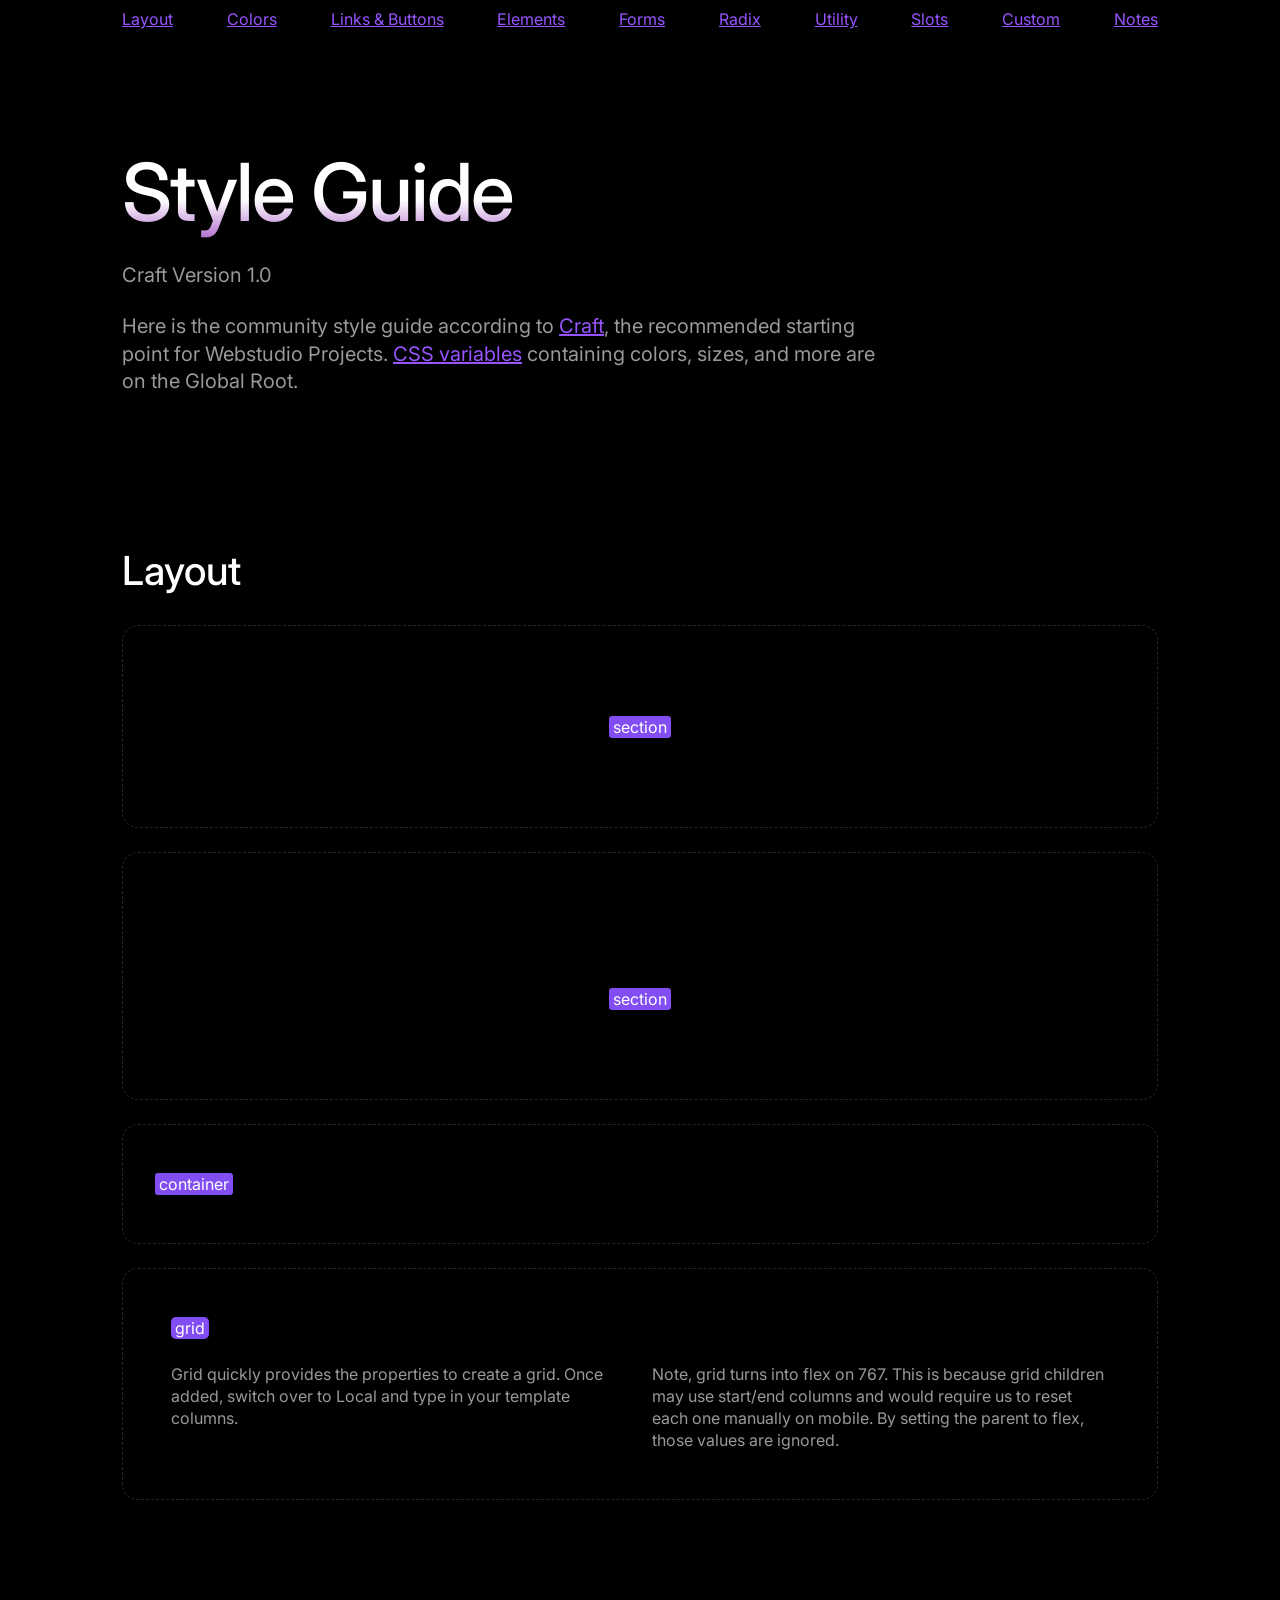
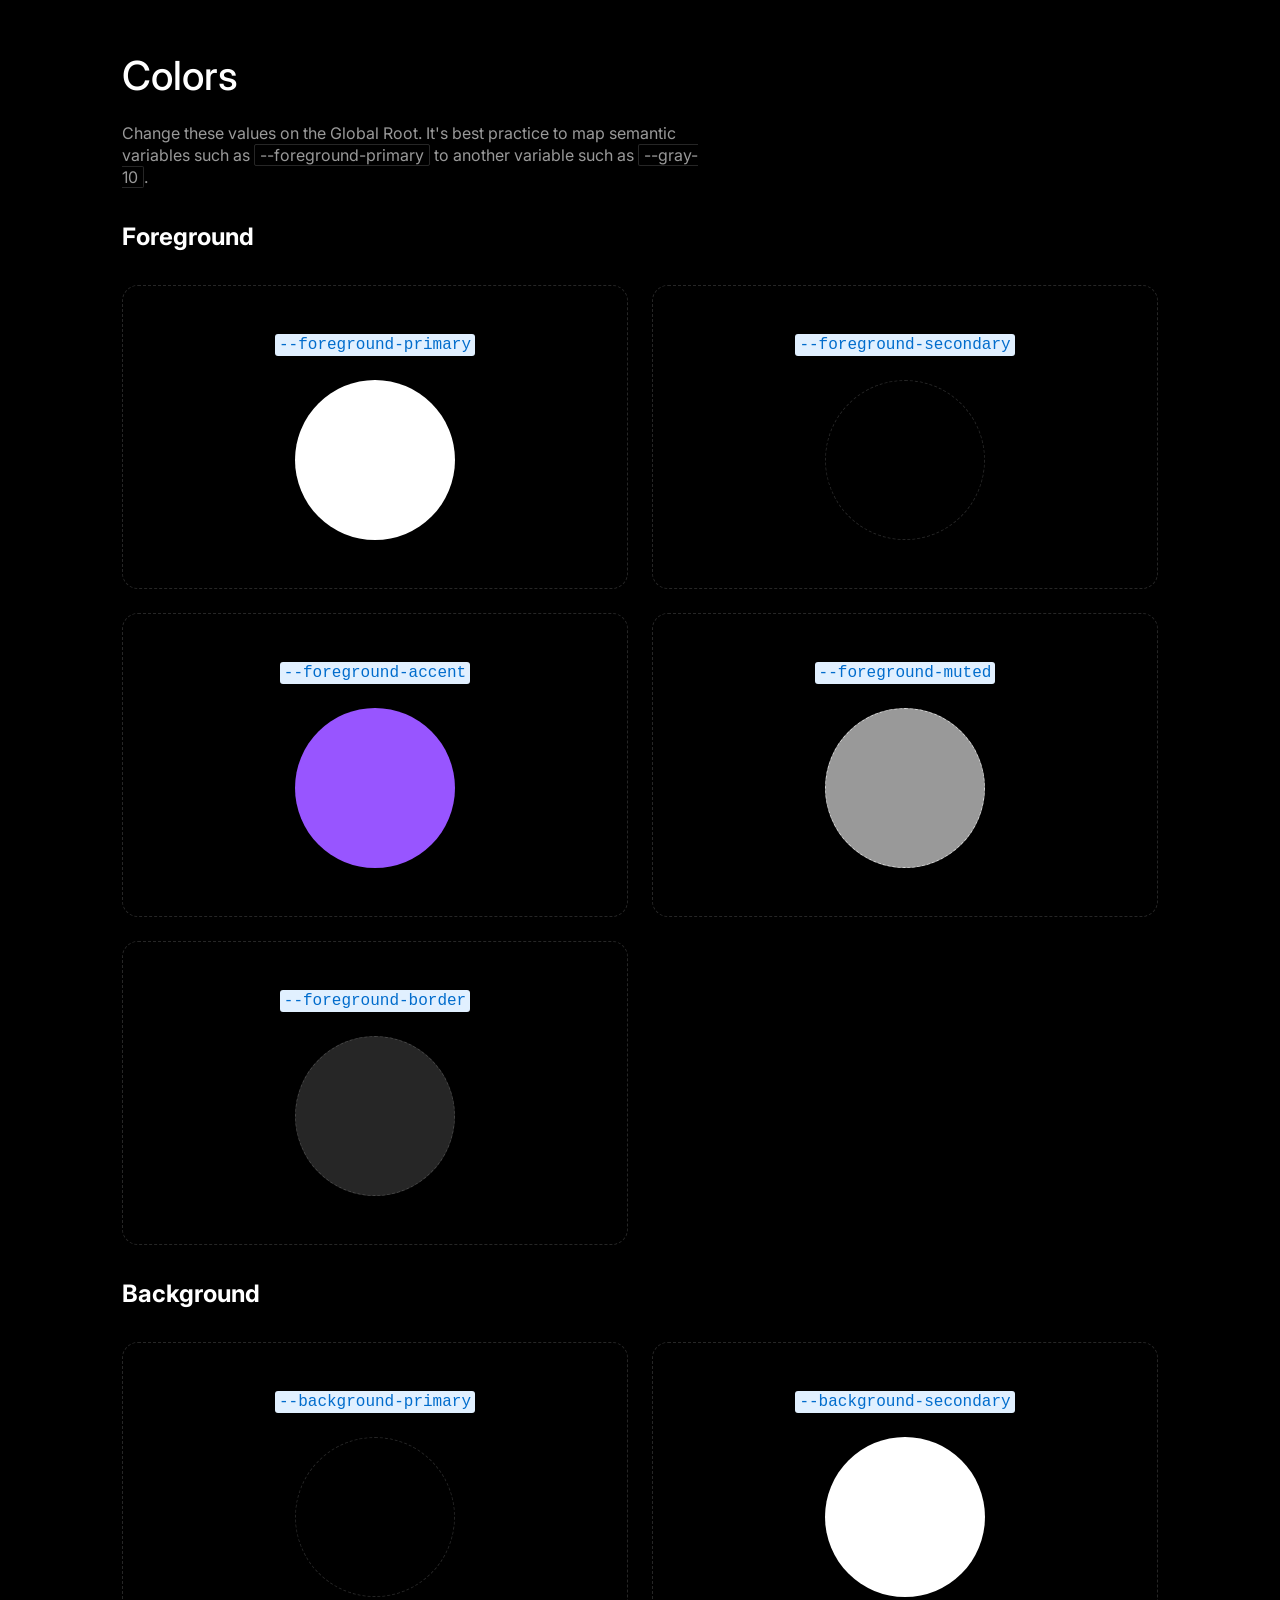
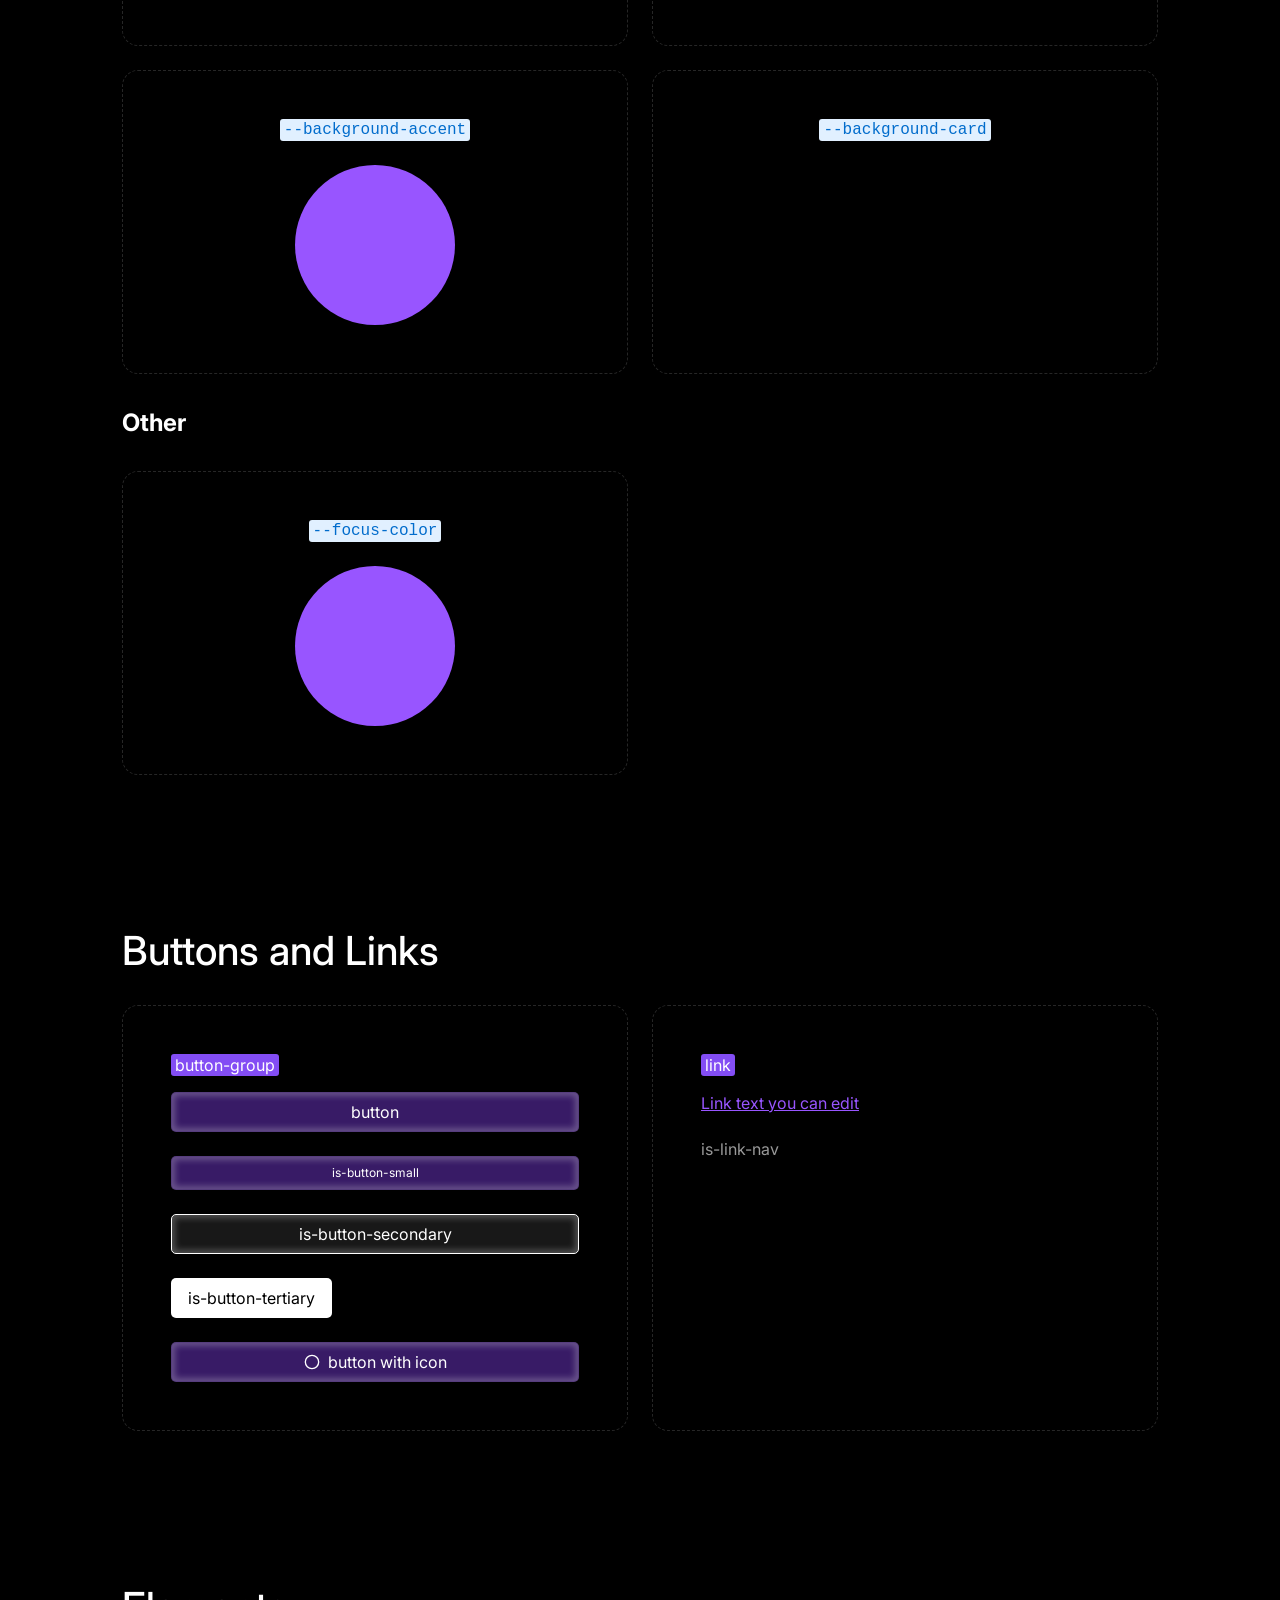
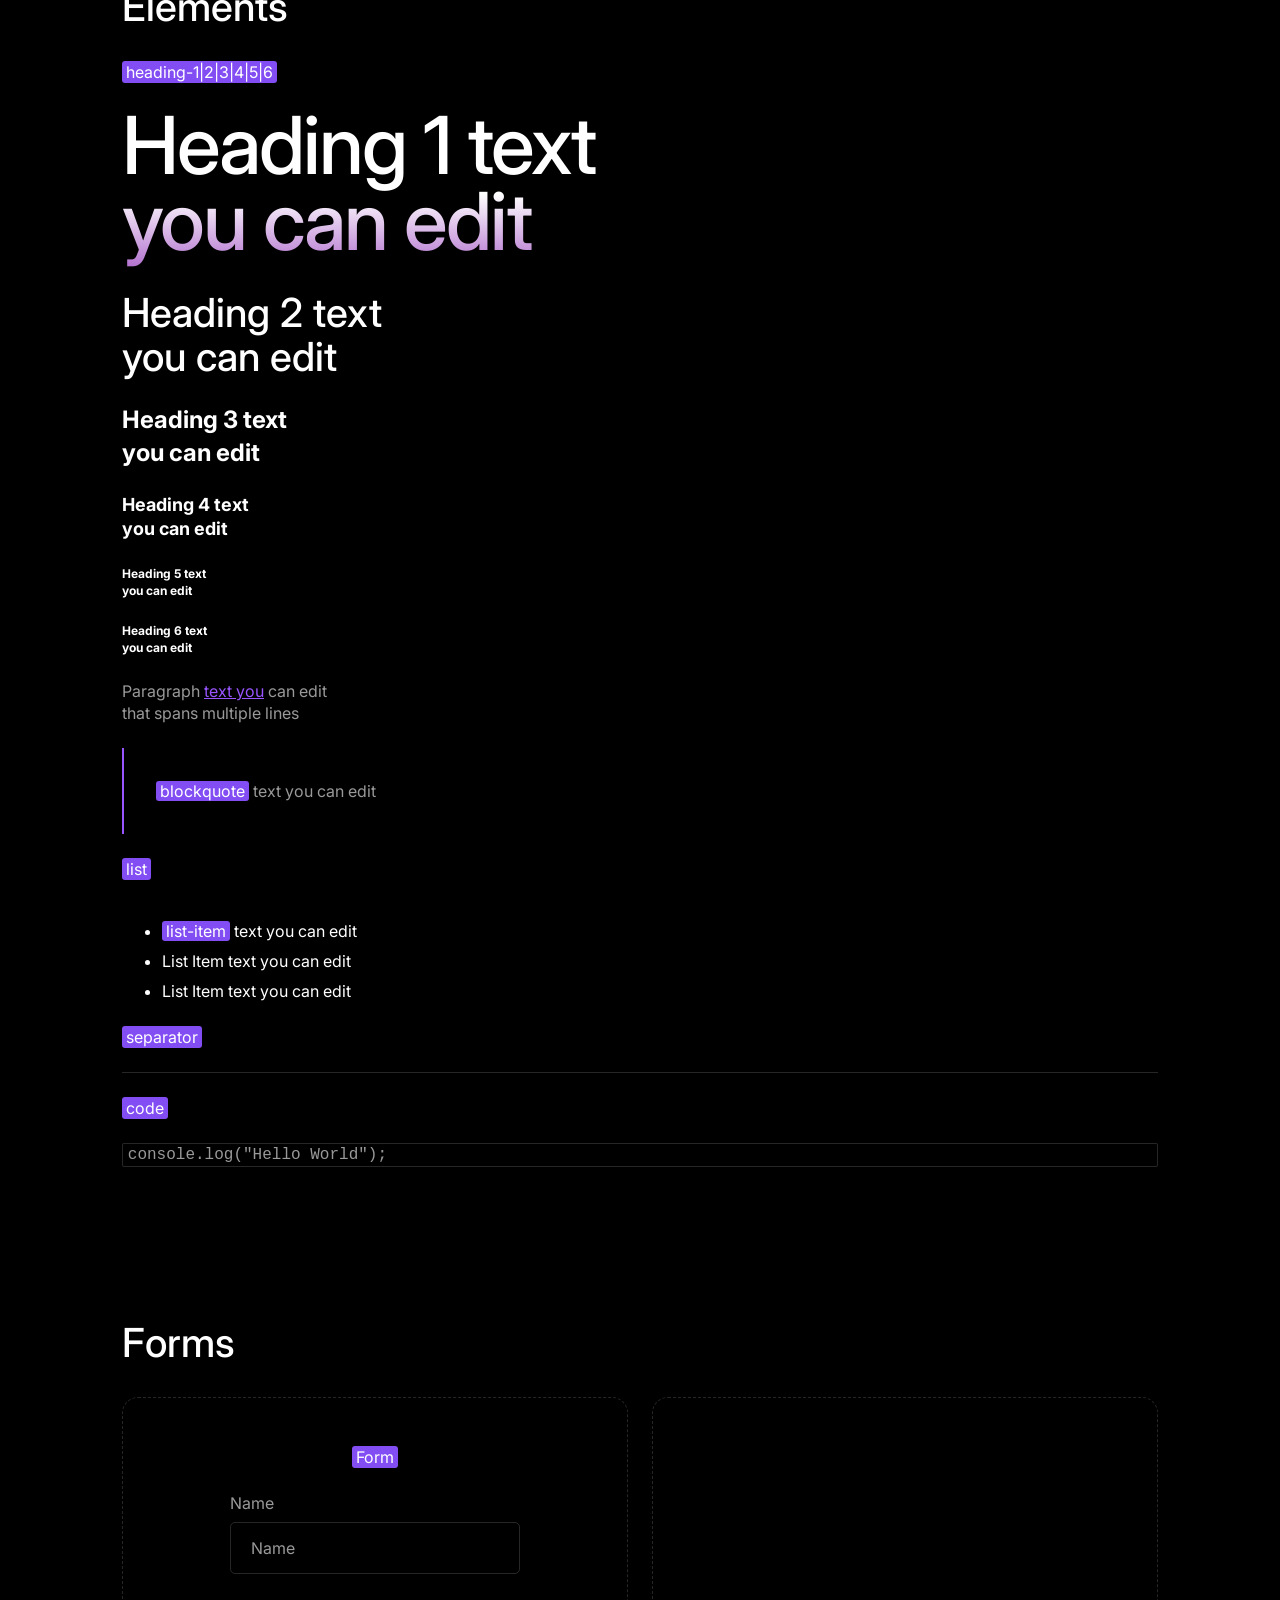
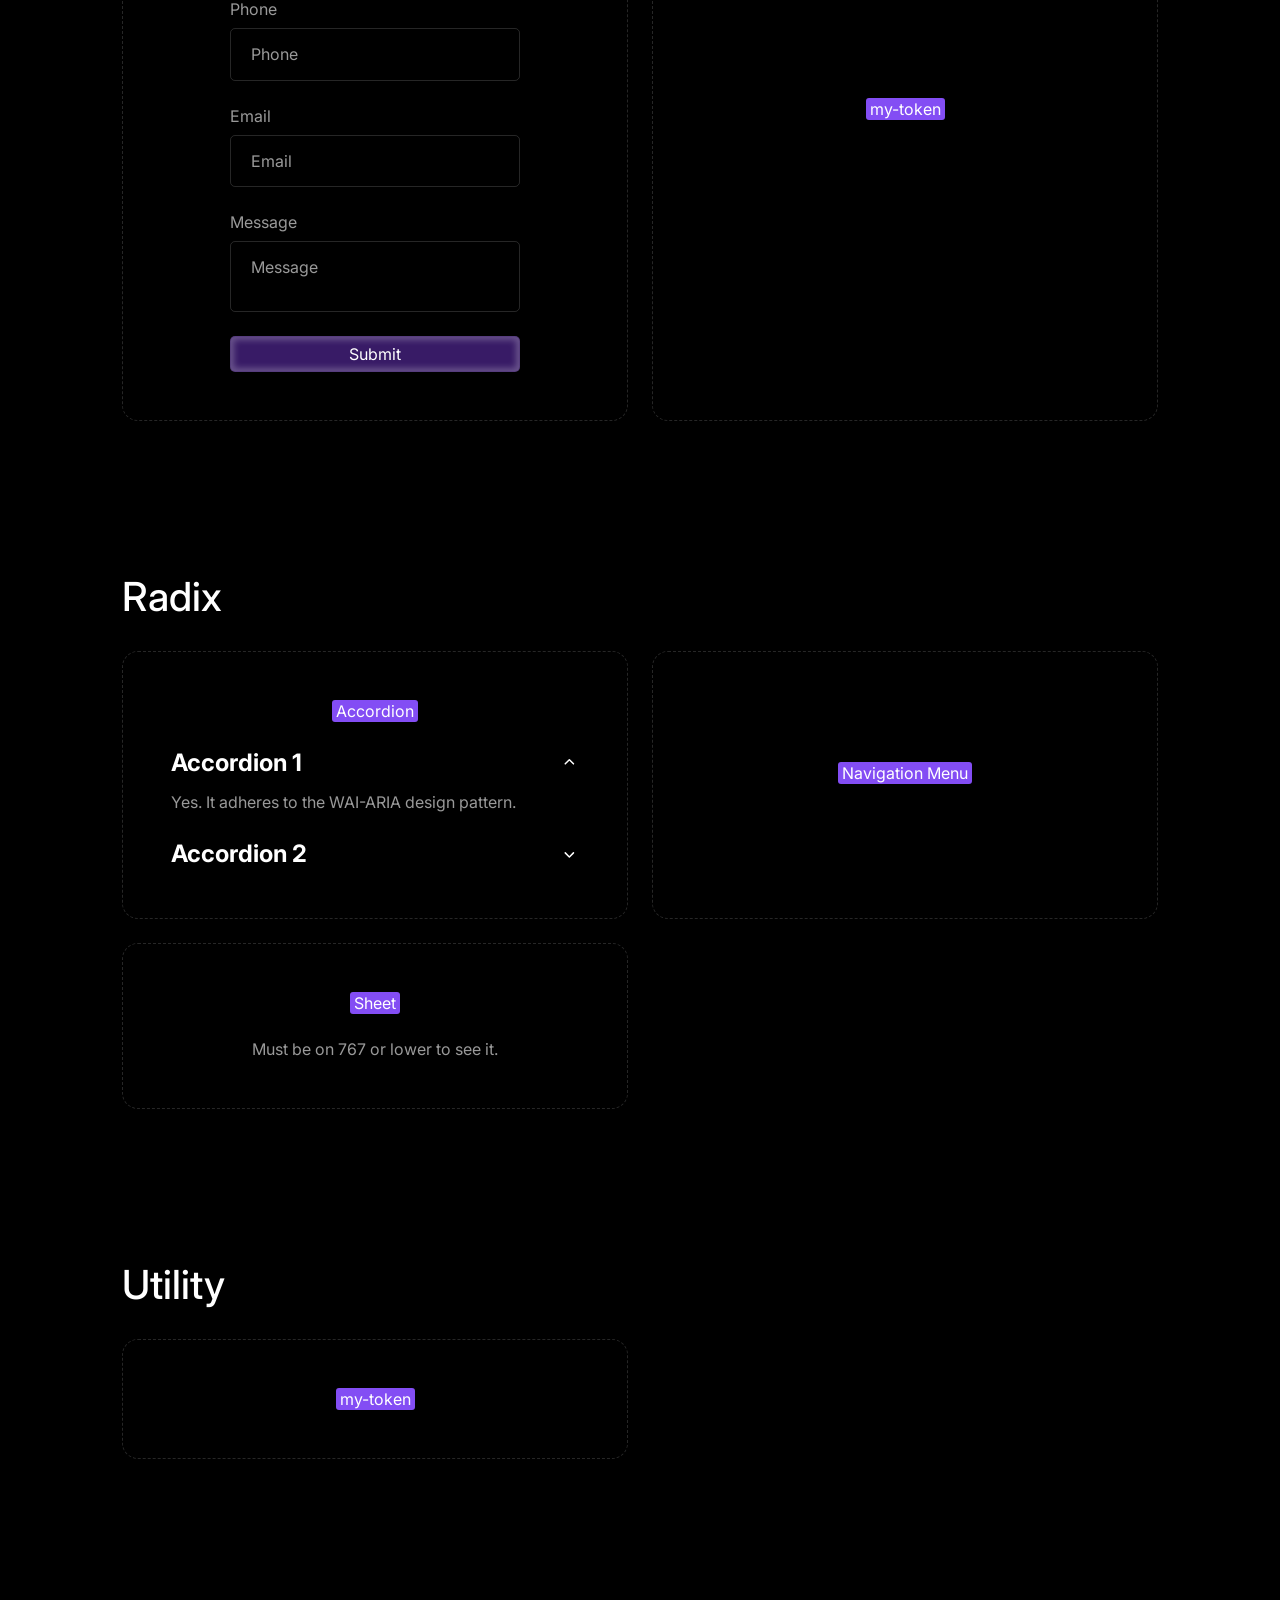
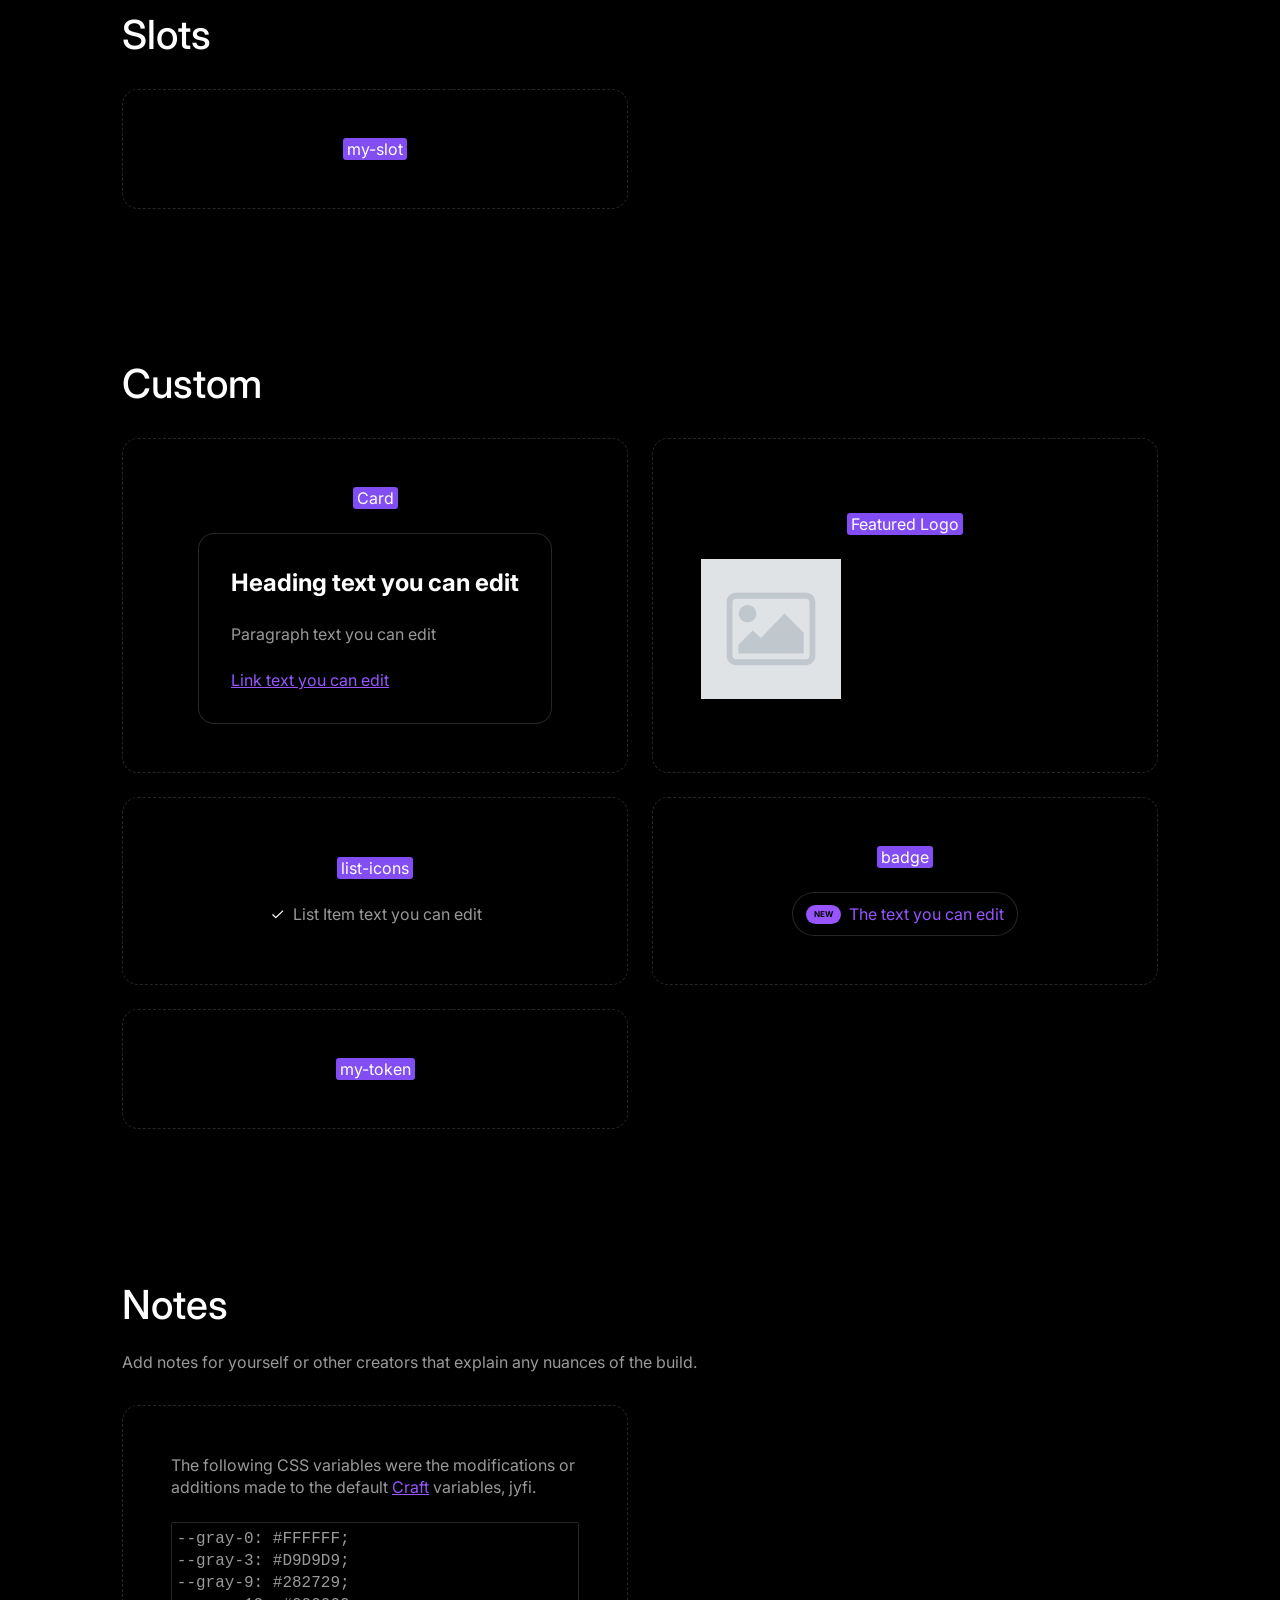
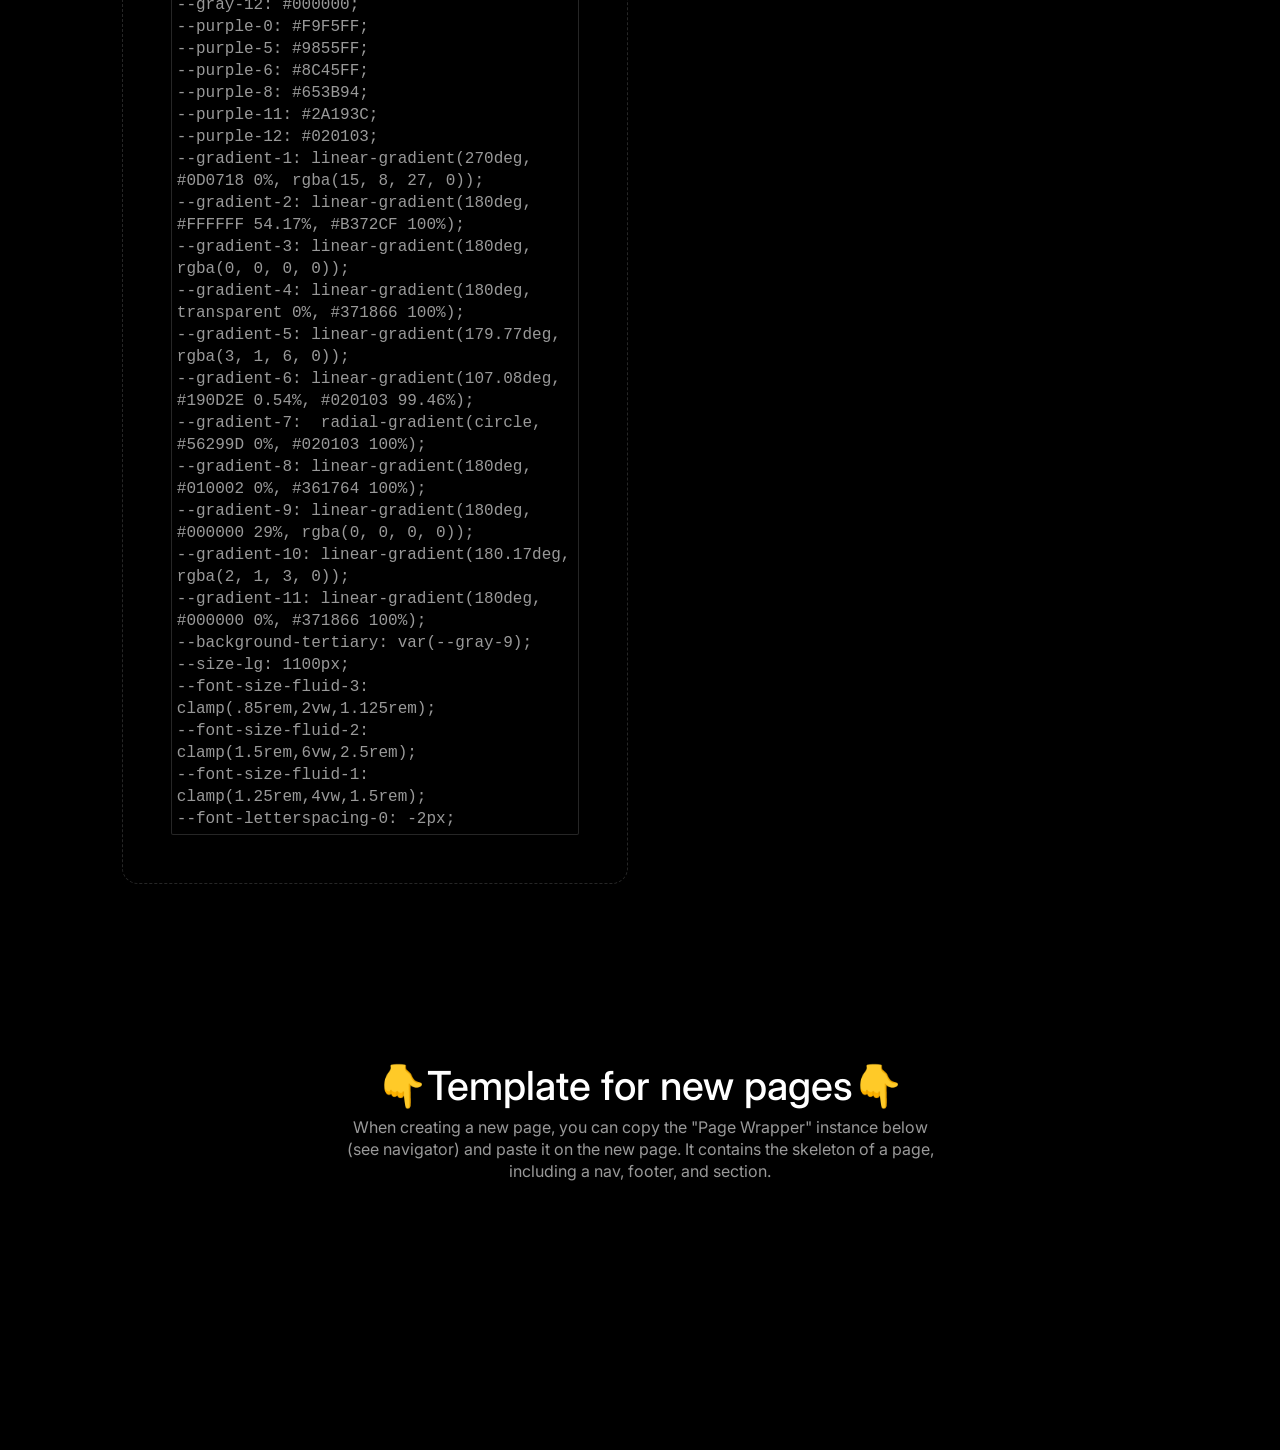
<file: style-guide/index.html>
<!doctype html>
<html
  lang="en"
  data-ws-project="9b7078dc-49af-4783-a4c2-e20b7708b9e9"
  data-ws-last-published="2026-03-03T17:42:01.138Z"
>
  <head>
    <link
      rel="stylesheet"
      type="text/css"
      href="/assets/static/app_generated_index-6937cd5a.B9fwBVoE.css"
    />
    <meta charset="UTF-8" />
    <meta name="viewport" content="width=device-width,initial-scale=1" />
    <link rel="icon" href="/assets/2eLOGO1_nTm5UVI5RXA5_vT5fVY0B.png" />
    <link
      rel="preload"
      href="/assets/Inter-VariableFont_opsz_wght_5pWJ31-T_iPEwHdXmYt6P.ttf"
      as="font"
      crossorigin="anonymous"
    />
    <link
      rel="preload"
      href="/assets/Group_1_3Lze2enBpFNP3rVOtd0Yp.svg"
      as="image"
    />
    <link
      rel="preload"
      href="/assets/Icons_Zs8GOxaeJO22wgbZCoQDR.svg"
      as="image"
    />
    <meta property="og:url" content="https://url/style-guide" />
    <meta property="og:title" content="Untitled" />
    <meta property="og:type" content="website" />
    <meta name="robots" content="noindex, nofollow" />
    <meta property="twitter:card" content="summary_large_image" />
    <title>Untitled</title>
  </head>
  <body id="top" class="w-body">
    <div class="w-box cna0hdz c1mzb2kd">
      <div
        class="w-box c1357293 c9jnjeu czr2pxy c155uc7w cry9bxc c1lfjoq7 c1778y6x c1wt8a7g c11ykhog c1kt5iwx c1fd0kk1 c11gzs80"
      >
        <div class="w-box cry9bxc c1lfjoq7 c1z0l37u c1ml0hr7 cbmc0x9">
          <h1
            class="w-heading c11nr3ex cy1haag c32myit cwrra4i c4rpps8 c1d23h5a cnu4kgu c1yb3n9o cbrrmm8 cuo9dm5 c40zsbj c13cx24t c1my01bv c8itdy4 c1dhz37v c1xzir7e"
          >
            Style Guide
          </h1>
          <div class="w-text c1nkzcyu c91x88d">Craft Version 1.0</div>
          <p class="w-paragraph cz5g8eb c1nkzcyu">
            Here is the community style guide according to
            <a
              href="https://docs.webstudio.is/university/craft"
              target="_blank"
              class="w-rich-text-link ceaxqcs cld4m44 c1e9wxra c1c9nyn co9inq6 c18nx7en c13zjl4p cl60rel czukzo6 cho8smv"
              >Craft</a
            >, the recommended starting point for Webstudio Projects.
            <a
              href="https://docs.webstudio.is/university/foundations/css-variables"
              target="_blank"
              class="w-rich-text-link ceaxqcs cld4m44 c1e9wxra c1c9nyn co9inq6 c18nx7en c13zjl4p cl60rel czukzo6 cho8smv"
              >CSS variables</a
            >
            containing colors, sizes, and more are on the Global Root.
          </p>
        </div>
        <div
          id="layout"
          class="w-box cry9bxc c1lfjoq7 cdq89vd c1tcoltv c1778y6x"
        >
          <div class="w-box cry9bxc c1lfjoq7 c1z0l37u c1ml0hr7 cbmc0x9">
            <h2
              class="w-heading c1dxq9cf cy1haag c32myit cwrra4i c12y6bqh c1mpwk4w"
            >
              Layout
            </h2>
          </div>
          <div class="w-box copqmak c9sypx0 c1w3ahi2 c3zdkj3 c1lcvbhc">
            <div
              class="w-box c12n5uks csb0ifw cg5j03k c8od1c4 cry9bxc c1qyy4dh ct02u4h cna0hdz c1mzb2kd c1vaudkt cci8rp4 c1fhkm63 clv8gve c1lfjoq7 cll3pt2 c1gy5yet c1qdn8k2"
            >
              <div
                class="w-text c13hpgo3 cbvffy can94pj c1p3n7hw c1qom380 c1pn4vw7 cczo11 c1tnvyeo c1pm51o8 c18tatc1"
              >
                section
              </div>
            </div>
            <div
              class="w-box c12n5uks csb0ifw cg5j03k c8od1c4 cry9bxc c1qyy4dh ct02u4h ch3bbj5 c1mzb2kd c1vaudkt cci8rp4 c1fhkm63 clv8gve c1lfjoq7 cll3pt2 c1gy5yet c1qdn8k2"
            >
              <div
                class="w-text c13hpgo3 cbvffy can94pj c1p3n7hw c1qom380 c1pn4vw7 cczo11 c1tnvyeo c1pm51o8 c18tatc1"
              >
                section
              </div>
            </div>
            <div
              class="w-box c12n5uks csb0ifw cg5j03k c8od1c4 cry9bxc c1778y6x c1wt8a7g c2keyc8 cnkorcr c1fd0kk1 c11gzs80 c1fhkm63 clv8gve c1lfjoq7 c1s46o9r cdczzub c1357293 c9jnjeu czr2pxy c155uc7w c1qdn8k2"
            >
              <div
                class="w-text c13hpgo3 cbvffy can94pj c1p3n7hw c1qom380 c1pn4vw7 cczo11 c1tnvyeo c1pm51o8 c18tatc1"
              >
                container
              </div>
            </div>
            <div
              class="w-box c12n5uks csb0ifw cg5j03k c8od1c4 copqmak c1vrexag ct02u4h c1fhkm63 clv8gve c1lfjoq7 c10zkoym ct8c5y2 c1f64byh co2qwzx c1qdn8k2 c1g7fxd7 cx6c9kw c174sw29"
            >
              <div class="w-box c7rvndl c2w8hv4">
                <div
                  class="w-text c13hpgo3 c1umavhe caipwxg cbvffy can94pj c1b1clqm cir85gx c1qom380 cr8yqfm c1ufwdzl c5blvcv cml0h3f c5m8ase clv8gve"
                >
                  grid
                </div>
              </div>
              <div class="w-box">
                <p class="w-paragraph">
                  Grid quickly provides the properties to create a grid. Once
                  added, switch over to Local and type in your template columns.
                </p>
              </div>
              <div class="w-box">
                <p class="w-paragraph">
                  Note, grid turns into flex on 767. This is because grid
                  children may use start/end columns and would require us to
                  reset each one manually on mobile. By setting the parent to
                  flex, those values are ignored.
                </p>
              </div>
            </div>
          </div>
        </div>
        <div
          id="colors"
          class="w-box cry9bxc c1lfjoq7 cdq89vd c1tcoltv c1778y6x"
        >
          <div class="w-box cry9bxc c1lfjoq7 c1z0l37u c1ml0hr7 cbmc0x9">
            <h2
              class="w-heading c1dxq9cf cy1haag c32myit cwrra4i c12y6bqh c1mpwk4w"
            >
              Colors
            </h2>
            <p class="w-paragraph c91x88d c1rco612">
              Change these values on the Global Root. It&#x27;s best practice to
              map semantic variables such as
              <span
                class="w-text-1 c2i0393 c19evryj cntnubm c16hrg7f c12vy3a5 cuwcd3w c182r5t9 c27bbqk"
                >--foreground-primary</span
              >
              to another variable such as
              <span
                class="w-text-1 c2i0393 c19evryj cntnubm c16hrg7f c12vy3a5 cuwcd3w c182r5t9 c27bbqk"
                >--gray-10</span
              >.
            </p>
          </div>
          <h3 class="w-heading cuoke4w c11dowh9 c32myit cwrra4i c12y6bqh">
            Foreground
          </h3>
          <div class="w-box copqmak c1f64byh c1w3ahi2 c3zdkj3 c1lcvbhc">
            <div
              class="w-box c12n5uks csb0ifw cg5j03k c8od1c4 cry9bxc c1qyy4dh ct02u4h c1fhkm63 clv8gve c1lfjoq7 cll3pt2 c1gy5yet c1qdn8k2 c1g7fxd7"
            >
              <div
                class="w-text c1oa4dlv cbvffy can94pj cjid75y c1qom380 c1pn4vw7 cczo11 c1tnvyeo c1pm51o8 c18tatc1 c16x0h2l"
              >
                --foreground-primary
              </div>
              <div
                class="w-box cagnu3j c1cx42qj c1nj04wn c1nitjp7 c195lvp6 c1hr6a6t c1s9lq31 c12y6bqh c6pvryr"
              ></div>
            </div>
            <div
              class="w-box c12n5uks csb0ifw cg5j03k c8od1c4 cry9bxc c1qyy4dh ct02u4h c1fhkm63 clv8gve c1lfjoq7 cll3pt2 c1gy5yet c1qdn8k2 c1g7fxd7"
            >
              <div
                class="w-text c1oa4dlv cbvffy can94pj cjid75y c1qom380 c1pn4vw7 cczo11 c1tnvyeo c1pm51o8 c18tatc1 c16x0h2l"
              >
                --foreground-secondary
              </div>
              <div
                class="w-box cagnu3j c1cx42qj c1nj04wn c1nitjp7 c195lvp6 c1hr6a6t c1s9lq31 c1bd9ep2 c1qdn8k2"
              ></div>
            </div>
            <div
              class="w-box c12n5uks csb0ifw cg5j03k c8od1c4 cry9bxc c1qyy4dh ct02u4h c1fhkm63 clv8gve c1lfjoq7 cll3pt2 c1gy5yet c1qdn8k2 c1g7fxd7"
            >
              <div
                class="w-text c1oa4dlv cbvffy can94pj cjid75y c1qom380 c1pn4vw7 cczo11 c1tnvyeo c1pm51o8 c18tatc1 c16x0h2l"
              >
                --foreground-accent
              </div>
              <div
                class="w-box cagnu3j c1cx42qj c1nj04wn c1nitjp7 c195lvp6 c1hr6a6t c1s9lq31 cpp0nin c6pvryr"
              ></div>
            </div>
            <div
              class="w-box c12n5uks csb0ifw cg5j03k c8od1c4 cry9bxc c1qyy4dh ct02u4h c1fhkm63 clv8gve c1lfjoq7 cll3pt2 c1gy5yet c1qdn8k2 c1g7fxd7"
            >
              <div
                class="w-text c1oa4dlv cbvffy can94pj cjid75y c1qom380 c1pn4vw7 cczo11 c1tnvyeo c1pm51o8 c18tatc1 c16x0h2l"
              >
                --foreground-muted
              </div>
              <div
                class="w-box cagnu3j c1cx42qj c1nj04wn c1nitjp7 c195lvp6 c1hr6a6t c1s9lq31 czt9u4x c6pvryr"
              ></div>
            </div>
            <div
              class="w-box c12n5uks csb0ifw cg5j03k c8od1c4 cry9bxc c1qyy4dh ct02u4h c1fhkm63 clv8gve c1lfjoq7 cll3pt2 c1gy5yet c1qdn8k2 c1g7fxd7"
            >
              <div
                class="w-text c1oa4dlv cbvffy can94pj cjid75y c1qom380 c1pn4vw7 cczo11 c1tnvyeo c1pm51o8 c18tatc1 c16x0h2l"
              >
                --foreground-border
              </div>
              <div
                class="w-box cagnu3j c1cx42qj c1nj04wn c1nitjp7 c195lvp6 c1hr6a6t c1s9lq31 cchda18 c6pvryr"
              ></div>
            </div>
          </div>
          <h3 class="w-heading cuoke4w c11dowh9 c32myit cwrra4i c12y6bqh">
            Background
          </h3>
          <div class="w-box copqmak c1f64byh c1w3ahi2 c3zdkj3 c1lcvbhc">
            <div
              class="w-box c12n5uks csb0ifw cg5j03k c8od1c4 cry9bxc c1qyy4dh ct02u4h c1fhkm63 clv8gve c1lfjoq7 cll3pt2 c1gy5yet c1qdn8k2 c1g7fxd7"
            >
              <div
                class="w-text c1oa4dlv cbvffy can94pj cjid75y c1qom380 c1pn4vw7 cczo11 c1tnvyeo c1pm51o8 c18tatc1 c16x0h2l"
              >
                --background-primary
              </div>
              <div
                class="w-box cagnu3j c1cx42qj c1nj04wn c1nitjp7 c195lvp6 c1hr6a6t c1s9lq31 cvgv9nf c1qdn8k2"
              ></div>
            </div>
            <div
              class="w-box c12n5uks csb0ifw cg5j03k c8od1c4 cry9bxc c1qyy4dh ct02u4h c1fhkm63 clv8gve c1lfjoq7 cll3pt2 c1gy5yet c1qdn8k2 c1g7fxd7"
            >
              <div
                class="w-text c1oa4dlv cbvffy can94pj cjid75y c1qom380 c1pn4vw7 cczo11 c1tnvyeo c1pm51o8 c18tatc1 c16x0h2l"
              >
                --background-secondary
              </div>
              <div
                class="w-box cagnu3j c1cx42qj c1nj04wn c1nitjp7 c195lvp6 c1hr6a6t c1s9lq31 c1llqm3g c6pvryr"
              ></div>
            </div>
            <div
              class="w-box c12n5uks csb0ifw cg5j03k c8od1c4 cry9bxc c1qyy4dh ct02u4h c1fhkm63 clv8gve c1lfjoq7 cll3pt2 c1gy5yet c1qdn8k2 c1g7fxd7"
            >
              <div
                class="w-text c1oa4dlv cbvffy can94pj cjid75y c1qom380 c1pn4vw7 cczo11 c1tnvyeo c1pm51o8 c18tatc1 c16x0h2l"
              >
                --background-accent
              </div>
              <div
                class="w-box cagnu3j c1cx42qj c1nj04wn c1nitjp7 c195lvp6 c1hr6a6t c1s9lq31 c1iv8y8b c6pvryr"
              ></div>
            </div>
            <div
              class="w-box c12n5uks csb0ifw cg5j03k c8od1c4 cry9bxc c1qyy4dh ct02u4h c1fhkm63 clv8gve c1lfjoq7 cll3pt2 c1gy5yet c1qdn8k2 c1g7fxd7"
            >
              <div
                class="w-text c1oa4dlv cbvffy can94pj cjid75y c1qom380 c1pn4vw7 cczo11 c1tnvyeo c1pm51o8 c18tatc1 c16x0h2l"
              >
                --background-card
              </div>
              <div
                class="w-box cagnu3j c1cx42qj c1nj04wn c1nitjp7 c195lvp6 c1hr6a6t c1s9lq31 cow0ixc c6pvryr"
              ></div>
            </div>
          </div>
          <h3 class="w-heading cuoke4w c11dowh9 c32myit cwrra4i c12y6bqh">
            Other
          </h3>
          <div class="w-box copqmak c1f64byh c1w3ahi2 c3zdkj3 c1lcvbhc">
            <div
              class="w-box c12n5uks csb0ifw cg5j03k c8od1c4 cry9bxc c1qyy4dh ct02u4h c1fhkm63 clv8gve c1lfjoq7 cll3pt2 c1gy5yet c1qdn8k2 c1g7fxd7"
            >
              <div
                class="w-text c1oa4dlv cbvffy can94pj cjid75y c1qom380 c1pn4vw7 cczo11 c1tnvyeo c1pm51o8 c18tatc1 c16x0h2l"
              >
                --focus-color
              </div>
              <div
                class="w-box cagnu3j c1cx42qj c1nj04wn c1nitjp7 c195lvp6 c1hr6a6t c1s9lq31 c17o0p2u c6pvryr"
              ></div>
            </div>
          </div>
        </div>
        <div
          id="links-buttons"
          class="w-box cry9bxc c1lfjoq7 cdq89vd c1tcoltv c1778y6x"
        >
          <div class="w-box cry9bxc c1lfjoq7 c1z0l37u c1ml0hr7 cbmc0x9">
            <h2
              class="w-heading c1dxq9cf cy1haag c32myit cwrra4i c12y6bqh c1mpwk4w"
            >
              Buttons and Links
            </h2>
          </div>
          <div class="w-box copqmak c1f64byh c1w3ahi2 c3zdkj3 c1lcvbhc">
            <div
              class="w-box c12n5uks csb0ifw cg5j03k c8od1c4 cry9bxc c16xs6ny c1wt8a7g c1fhkm63 clv8gve c1lfjoq7 c133lpx4 c14u5o53 c1qdn8k2 c1g7fxd7"
            >
              <div
                class="w-text c13hpgo3 cbvffy can94pj c1p3n7hw c1qom380 c1pn4vw7 cczo11 c1tnvyeo c1pm51o8 c18tatc1"
              >
                button-group
              </div>
              <div
                class="w-box cry9bxc c1qyy4dh c1wt8a7g c10zkoym ct8c5y2 c15cml01"
              >
                <a
                  class="w-link c1umvwl9 c13b531o c1my01bv c14z1eqr c1ktl1y1 cr8yqfm c1ufwdzl c5blvcv cml0h3f c135vpv5 csru8nn c1qyy4dh ct02u4h c1md20bl c1e892th c1qom380 cnf3mc6 cbm6zv4 ce8zlua c1mcu1jn c1d7r856 cd3iwfe c1yhcvvf cwc6hbl c11r52nx czr2pxy cy8zwmn cl60rel czukzo6 c1muywj1"
                  href="#"
                  ><span class="w-text">button</span></a
                ><a
                  class="w-link c1umvwl9 c13b531o c1my01bv c14z1eqr c1ktl1y1 cr8yqfm c1ufwdzl c5blvcv cml0h3f c135vpv5 csru8nn c1qyy4dh ct02u4h c1md20bl c1e892th c1qom380 cnf3mc6 cbm6zv4 ce8zlua c1mcu1jn c1d7r856 cd3iwfe c1yhcvvf cwc6hbl c11r52nx czr2pxy c3pidkv c1kol985 cy8zwmn cl60rel czukzo6 c1muywj1"
                  href="#"
                  ><span class="w-text">is-button-small</span></a
                ><a
                  class="w-link c15dw1qs c13b531o c1my01bv c14z1eqr c1ktl1y1 cr8yqfm c1ufwdzl c5blvcv cml0h3f c135vpv5 csru8nn c1qyy4dh ct02u4h c1md20bl c1e892th c1qom380 c1ovihg3 cbm6zv4 ce8zlua c1mcu1jn c1d7r856 cd3iwfe c1yhcvvf cwc6hbl c11r52nx czr2pxy ckz5c6u cl60rel czukzo6 csvh39u"
                  href="#"
                  >is-button-secondary</a
                ><a
                  class="w-link c1clnlkm c13b531o c1my01bv c14z1eqr c1ktl1y1 cr8yqfm c1ufwdzl c5blvcv cml0h3f c135vpv5 csru8nn c1qyy4dh ct02u4h c1md20bl c1e892th c1qom380 c1xk5ui7 cdcs8wy c1m1praz c1mcu1jn c1d7r856 cd3iwfe c1yhcvvf cwc6hbl c11r52nx cblpe2z cy8zwmn cl60rel czukzo6 c1qvfg2v c1170qfo"
                  href="#"
                  >is-button-tertiary</a
                ><a
                  class="w-link c1umvwl9 c13b531o c1my01bv c14z1eqr c1ktl1y1 cr8yqfm c1ufwdzl c5blvcv cml0h3f c135vpv5 csru8nn c1qyy4dh ct02u4h c1md20bl c1e892th c1qom380 cnf3mc6 cbm6zv4 ce8zlua c1mcu1jn c1d7r856 cd3iwfe c1yhcvvf cwc6hbl c11r52nx czr2pxy cy8zwmn cl60rel czukzo6 c1muywj1"
                  href="#"
                  ><div
                    class="w-html-embed csru8nn ch2prsz cg4iiql c1qyy4dh ct02u4h"
                  >
                    <svg
                      xmlns="http://www.w3.org/2000/svg"
                      width="24"
                      height="24"
                      viewBox="0 0 24 24"
                      fill="none"
                      stroke="currentColor"
                      stroke-width="2"
                      stroke-linecap="round"
                      stroke-linejoin="round"
                    >
                      <circle cx="12" cy="12" r="10"></circle>
                    </svg>
                  </div>
                  <span class="w-text">button with icon</span></a
                >
              </div>
            </div>
            <div
              class="w-box c12n5uks csb0ifw cg5j03k c8od1c4 cry9bxc c16xs6ny c1wt8a7g c1fhkm63 clv8gve c1lfjoq7 c133lpx4 c14u5o53 c1qdn8k2 c1g7fxd7"
            >
              <div
                class="w-text c13hpgo3 cbvffy can94pj c1p3n7hw c1qom380 c1pn4vw7 cczo11 c1tnvyeo c1pm51o8 c18tatc1"
              >
                link
              </div>
              <a
                class="w-link ceaxqcs cld4m44 c1e9wxra c1c9nyn co9inq6 c18nx7en c13zjl4p cl60rel czukzo6 cho8smv"
                href="#"
                >Link text you can edit</a
              ><a
                class="w-link c12j9tyh csru8nn c1e9wxra c1c9nyn co9inq6 c18nx7en c13zjl4p ch11gwv c1md20bl c1e892th c1qyy4dh ct02u4h c1e7helk c1l0vha7 csyy8v5 c1bc2i7x c17r8x7j c13b531o c1my01bv c135vpv5 c1y6imu0 c3qzgd0 cl60rel czukzo6 c1170qfo c12mjb61"
                href="#"
                >is-link-nav</a
              >
            </div>
          </div>
        </div>
        <div
          id="elements"
          class="w-box cry9bxc c1lfjoq7 cdq89vd c1tcoltv c1778y6x"
        >
          <div class="w-box cry9bxc c1lfjoq7 c1z0l37u c1ml0hr7 cbmc0x9">
            <h2
              class="w-heading c1dxq9cf cy1haag c32myit cwrra4i c12y6bqh c1mpwk4w"
            >
              Elements
            </h2>
          </div>
          <div class="w-box cry9bxc c1lfjoq7 c1z0l37u c1ml0hr7">
            <div
              class="w-text c13hpgo3 cbvffy can94pj c1p3n7hw c1qom380 c1pn4vw7 cczo11 c1tnvyeo c1pm51o8 c18tatc1"
            >
              heading-1|2|3|4|5|6
            </div>
            <h1
              class="w-heading c11nr3ex cy1haag c32myit cwrra4i c4rpps8 c1d23h5a cnu4kgu c1yb3n9o cbrrmm8 cuo9dm5 c40zsbj c13cx24t c1my01bv c8itdy4 c1dhz37v c1xzir7e"
            >
              Heading 1 text <br />you can edit
            </h1>
            <h1
              class="w-heading c1dxq9cf cy1haag c32myit cwrra4i c12y6bqh c1mpwk4w"
            >
              Heading 2 text <br />you can edit
            </h1>
            <h1 class="w-heading cuoke4w c11dowh9 c32myit cwrra4i c12y6bqh">
              Heading 3 text <br />you can edit
            </h1>
            <h1 class="w-heading c160atll c11dowh9 c32myit cwrra4i c12y6bqh">
              Heading 4 text <br />you can edit
            </h1>
            <h1 class="w-heading c1kol985 c11dowh9 c32myit cwrra4i c12y6bqh">
              Heading 5 text <br />you can edit
            </h1>
            <h1 class="w-heading c1kol985 c11dowh9 c32myit cwrra4i c12y6bqh">
              Heading 6 text <br />you can edit
            </h1>
            <p class="w-paragraph">
              Paragraph
              <a
                class="w-rich-text-link ceaxqcs cld4m44 c1e9wxra c1c9nyn co9inq6 c18nx7en c13zjl4p cl60rel czukzo6 cho8smv"
                href="#"
                >text you</a
              >
              can edit<br />that spans multiple lines
            </p>
            <blockquote
              class="w-blockquote cwrra4i c1kne9qb c1i27g6s cmizqo3 c2dc58a cn9j8i c15hexcm"
            >
              <span
                class="w-text-1 c13hpgo3 cbvffy can94pj c1p3n7hw c1qom380 c1pn4vw7 cczo11 c1tnvyeo c1pm51o8 c18tatc1"
                >blockquote</span
              >
              text you can edit
            </blockquote>
            <div
              class="w-text c13hpgo3 cbvffy can94pj c1p3n7hw c1qom380 c1pn4vw7 cczo11 c1tnvyeo c1pm51o8 c18tatc1"
            >
              list
            </div>
            <ul class="w-list cwrra4i cry9bxc c1lfjoq7 c1md20bl c1e892th">
              <li class="w-list-item c1umvwl9">
                <span
                  class="w-text-1 c13hpgo3 cbvffy can94pj c1p3n7hw c1qom380 c1pn4vw7 cczo11 c1tnvyeo c1pm51o8 c18tatc1"
                  >list-item</span
                >
                text you can edit
              </li>
              <li class="w-list-item c1umvwl9">List Item text you can edit</li>
              <li class="w-list-item c1umvwl9">List Item text you can edit</li>
            </ul>
            <div
              class="w-text c13hpgo3 cbvffy can94pj c1p3n7hw c1qom380 c1pn4vw7 cczo11 c1tnvyeo c1pm51o8 c18tatc1"
            >
              separator
            </div>
            <hr class="w-separator cf3rdjf czr2pxy c32myit cwrra4i" />
            <div
              class="w-text c13hpgo3 cbvffy can94pj c1p3n7hw c1qom380 c1pn4vw7 cczo11 c1tnvyeo c1pm51o8 c18tatc1"
            >
              code
            </div>
            <code
              lang=""
              class="w-code-text c2i0393 c19evryj cntnubm c16hrg7f c12vy3a5 cuwcd3w c182r5t9 c27bbqk"
              >console.log(&quot;Hello World&quot;);</code
            >
          </div>
        </div>
        <div
          id="forms"
          class="w-box cry9bxc c1lfjoq7 cdq89vd c1tcoltv c1778y6x"
        >
          <div class="w-box cry9bxc c1lfjoq7 c1z0l37u c1ml0hr7 cbmc0x9">
            <h2
              class="w-heading c1dxq9cf cy1haag c32myit cwrra4i c12y6bqh c1mpwk4w"
            >
              Forms
            </h2>
          </div>
          <div class="w-box copqmak c1f64byh c1w3ahi2 c3zdkj3 c1lcvbhc">
            <div
              class="w-box c12n5uks csb0ifw cg5j03k c8od1c4 cry9bxc c1qyy4dh ct02u4h c1fhkm63 clv8gve c1lfjoq7 cll3pt2 c1gy5yet c1qdn8k2 c1g7fxd7"
            >
              <div
                class="w-text c13hpgo3 cbvffy can94pj c1p3n7hw c1qom380 c1pn4vw7 cczo11 c1tnvyeo c1pm51o8 c18tatc1"
              >
                Form
              </div>
              <form class="w-webhook-form">
                <div class="w-box cry9bxc c1lfjoq7 c10zkoym ct8c5y2">
                  <div class="w-box cry9bxc c1lfjoq7 c1z0l37u c1ml0hr7">
                    <div
                      class="w-box cry9bxc c1778y6x c1wt8a7g c1lfjoq7 c1md20bl c1e892th c1482uel"
                    >
                      <label for="inputName" class="w-label">Name</label
                      ><input
                        placeholder="Name"
                        required=""
                        id="inputName"
                        class="w-text-input c1a8d7ts c1b2tb9q c122t6uk c1xm4ef6 ccfzz03 cub2gss cgcvr98 c1xjllne c1e7helk cizucda c17p6h4l cl60rel c1s09wur c1rqinhn cxxkd1m"
                        name="name"
                      />
                    </div>
                    <div
                      class="w-box cry9bxc c1778y6x c1wt8a7g c1lfjoq7 c1md20bl c1e892th c1482uel"
                    >
                      <label for="inputPhone" class="w-label">Phone</label
                      ><input
                        placeholder="Phone"
                        required=""
                        id="inputPhone"
                        class="w-text-input c1a8d7ts c1b2tb9q c122t6uk c1xm4ef6 ccfzz03 cub2gss cgcvr98 c1xjllne c1e7helk cizucda c17p6h4l cl60rel c1s09wur c1rqinhn cxxkd1m"
                        name="phone"
                      />
                    </div>
                    <div
                      class="w-box cry9bxc c1778y6x c1wt8a7g c1lfjoq7 c1md20bl c1e892th c1482uel"
                    >
                      <label for="inputEmail" class="w-label">Email</label
                      ><input
                        placeholder="Email"
                        required=""
                        type="email"
                        id="inputEmail"
                        class="w-text-input c1a8d7ts c1b2tb9q c122t6uk c1xm4ef6 ccfzz03 cub2gss cgcvr98 c1xjllne c1e7helk cizucda c17p6h4l cl60rel c1s09wur c1rqinhn cxxkd1m"
                        name="email"
                      />
                    </div>
                    <div
                      class="w-box cry9bxc c1778y6x c1wt8a7g c1lfjoq7 c1md20bl c1e892th c1482uel"
                    >
                      <label for="inputMessage" class="w-label">Message</label
                      ><textarea
                        placeholder="Message"
                        name="message"
                        required=""
                        id="inputMessage"
                        class="w-text-area c1a8d7ts c1b2tb9q c122t6uk c1xm4ef6 ccfzz03 cub2gss cgcvr98 c1xjllne c1e7helk cizucda c17p6h4l cl60rel c1s09wur c1rqinhn cxxkd1m"
                      ></textarea>
                    </div>
                  </div>
                  <button
                    type="submit"
                    class="w-button c1umvwl9 c13b531o c1my01bv c14z1eqr c1ktl1y1 cr8yqfm c1ufwdzl c5blvcv cml0h3f c135vpv5 csru8nn c1qyy4dh ct02u4h c1md20bl c1e892th c1qom380 cnf3mc6 cbm6zv4 ce8zlua c1mcu1jn c1d7r856 cd3iwfe c1yhcvvf cwc6hbl c11r52nx czr2pxy cy8zwmn cl60rel czukzo6 c1muywj1"
                  >
                    Submit
                  </button>
                </div>
              </form>
            </div>
            <div
              class="w-box c12n5uks csb0ifw cg5j03k c8od1c4 cry9bxc c1qyy4dh ct02u4h c1fhkm63 clv8gve c1lfjoq7 cll3pt2 c1gy5yet c1qdn8k2 c1g7fxd7"
            >
              <div
                class="w-text c13hpgo3 cbvffy can94pj c1p3n7hw c1qom380 c1pn4vw7 cczo11 c1tnvyeo c1pm51o8 c18tatc1"
              >
                my-token
              </div>
            </div>
          </div>
        </div>
        <div
          id="radix"
          class="w-box cry9bxc c1lfjoq7 cdq89vd c1tcoltv c1778y6x"
        >
          <div class="w-box cry9bxc c1lfjoq7 c1z0l37u c1ml0hr7 cbmc0x9">
            <h2
              class="w-heading c1dxq9cf cy1haag c32myit cwrra4i c12y6bqh c1mpwk4w"
            >
              Radix
            </h2>
          </div>
          <div class="w-box copqmak c1f64byh c1w3ahi2 c3zdkj3 c1lcvbhc">
            <div
              class="w-box c12n5uks csb0ifw cg5j03k c8od1c4 cry9bxc c1qyy4dh ct02u4h c1fhkm63 clv8gve c1lfjoq7 cll3pt2 c1gy5yet c1qdn8k2 c1g7fxd7"
            >
              <div
                class="w-text c13hpgo3 cbvffy can94pj c1p3n7hw c1qom380 c1pn4vw7 cczo11 c1tnvyeo c1pm51o8 c18tatc1"
              >
                Accordion
              </div>
              <div
                class="w-accordion cry9bxc c1lfjoq7 c1z0l37u c1ml0hr7 czr2pxy"
                data-orientation="vertical"
              >
                <div
                  data-state="open"
                  data-orientation="vertical"
                  data-ws-index="0"
                  class="w-item"
                >
                  <h3
                    data-orientation="vertical"
                    data-state="open"
                    class="w-item-header"
                  >
                    <button
                      type="button"
                      aria-controls="radix-:R1cpqm:"
                      aria-expanded="true"
                      data-state="open"
                      data-orientation="vertical"
                      id="radix-:Rcpqm:"
                      class="w-item-trigger c1fhkm63 cqeb86t c1admj5d cf64rkw cry9bxc c1lxiyww c18v2pa2 c1qyy4dh cagnu3y cm8ogiu cizucda cuj80l1 c1mqkgmf c1gur2a0 c1l0vha7 csyy8v5 c1bc2i7x c17r8x7j czr2pxy c1dkse89 cl60rel czukzo6"
                      data-radix-collection-item=""
                    >
                      <h3
                        class="w-heading cuoke4w c11dowh9 c32myit cwrra4i c12y6bqh"
                      >
                        Accordion 1
                      </h3>
                      <div
                        class="w-box cwdwelg cg4iiql ch2prsz c5m8ase c7cjz93 c1c9nyn co9inq6 c18nx7en c13zjl4p"
                      >
                        <div class="w-html-embed">
                          <svg
                            xmlns="http://www.w3.org/2000/svg"
                            viewBox="0 0 16 16"
                            fill="currentColor"
                            width="100%"
                            height="100%"
                          >
                            <path
                              d="M4.04 6.284a.65.65 0 0 1 .92.001L8 9.335l3.04-3.05a.65.65 0 1 1 .921.918l-3.5 3.512a.65.65 0 0 1-.921 0L4.039 7.203a.65.65 0 0 1 .001-.92Z"
                            ></path>
                          </svg>
                        </div>
                      </div>
                    </button>
                  </h3>
                  <div
                    data-state="open"
                    id="radix-:R1cpqm:"
                    role="region"
                    aria-labelledby="radix-:Rcpqm:"
                    data-orientation="vertical"
                    data-ani="expand"
                    class="w-item-content"
                    style="
                      --radix-accordion-content-height: var(
                        --radix-collapsible-content-height
                      );
                      --radix-accordion-content-width: var(
                        --radix-collapsible-content-width
                      );
                    "
                  >
                    <div class="w-box c15ucb9y">
                      <span class="w-text"
                        >Yes. It adheres to the WAI-ARIA design pattern.</span
                      >
                    </div>
                  </div>
                </div>
                <div
                  data-state="closed"
                  data-orientation="vertical"
                  data-ws-index="1"
                  class="w-item"
                >
                  <h3
                    data-orientation="vertical"
                    data-state="closed"
                    class="w-item-header"
                  >
                    <button
                      type="button"
                      aria-controls="radix-:R1kpqm:"
                      aria-expanded="false"
                      data-state="closed"
                      data-orientation="vertical"
                      id="radix-:Rkpqm:"
                      class="w-item-trigger c1fhkm63 cqeb86t c1admj5d cf64rkw cry9bxc c1lxiyww c18v2pa2 c1qyy4dh cagnu3y cm8ogiu cizucda cuj80l1 c1mqkgmf c1gur2a0 c1l0vha7 csyy8v5 c1bc2i7x c17r8x7j czr2pxy c1dkse89 cl60rel czukzo6"
                      data-radix-collection-item=""
                    >
                      <h3
                        class="w-heading cuoke4w c11dowh9 c32myit cwrra4i c12y6bqh"
                      >
                        Accordion 2
                      </h3>
                      <div
                        class="w-box cwdwelg cg4iiql ch2prsz c5m8ase c7cjz93 c1c9nyn co9inq6 c18nx7en c13zjl4p"
                      >
                        <div class="w-html-embed">
                          <svg
                            xmlns="http://www.w3.org/2000/svg"
                            viewBox="0 0 16 16"
                            fill="currentColor"
                            width="100%"
                            height="100%"
                          >
                            <path
                              d="M4.04 6.284a.65.65 0 0 1 .92.001L8 9.335l3.04-3.05a.65.65 0 1 1 .921.918l-3.5 3.512a.65.65 0 0 1-.921 0L4.039 7.203a.65.65 0 0 1 .001-.92Z"
                            ></path>
                          </svg>
                        </div>
                      </div>
                    </button>
                  </h3>
                  <div
                    data-state="closed"
                    id="radix-:R1kpqm:"
                    hidden=""
                    role="region"
                    aria-labelledby="radix-:Rkpqm:"
                    data-orientation="vertical"
                    data-ani="expand"
                    class="w-item-content"
                    style="
                      --radix-accordion-content-height: var(
                        --radix-collapsible-content-height
                      );
                      --radix-accordion-content-width: var(
                        --radix-collapsible-content-width
                      );
                    "
                  ></div>
                </div>
              </div>
            </div>
            <div
              class="w-box c12n5uks csb0ifw cg5j03k c8od1c4 cry9bxc c1qyy4dh ct02u4h c1fhkm63 clv8gve c1lfjoq7 cll3pt2 c1gy5yet c1qdn8k2 c1g7fxd7"
            >
              <div
                class="w-text c13hpgo3 cbvffy can94pj c1p3n7hw c1qom380 c1pn4vw7 cczo11 c1tnvyeo c1pm51o8 c18tatc1"
              >
                Navigation Menu
              </div>
              <div style="display: block"></div>
            </div>
            <div
              class="w-box c12n5uks csb0ifw cg5j03k c8od1c4 cry9bxc c1qyy4dh ct02u4h c1fhkm63 clv8gve c1lfjoq7 cll3pt2 c1gy5yet c1qdn8k2 c1g7fxd7"
            >
              <div
                class="w-text c13hpgo3 cbvffy can94pj c1p3n7hw c1qom380 c1pn4vw7 cczo11 c1tnvyeo c1pm51o8 c18tatc1"
              >
                Sheet
              </div>
              <div style="display: contents">
                <div style="display: contents">
                  <button
                    type="button"
                    aria-label="Open mobile menu"
                    class="w-button c1umvwl9 ccfzz03 cub2gss cgcvr98 c1xjllne c135vpv5 cwvpjlf c1qyy4dh ct02u4h c1md20bl c1e892th c1qom380 cnf3mc6 cbm6zv4 ce8zlua c1mcu1jn c1d7r856 cd3iwfe c1yhcvvf cwc6hbl c11r52nx c1xty5yn c1g1x4wk cy8zwmn c9x99qz cl60rel czukzo6 c1muywj1 c891fy0 c1k6tqmo c1bxqinn ckrlbpk c1oxjrsz csud216 c1xiy5b1 cq7d8me c149s0mc c1ycnvnd"
                    aria-haspopup="dialog"
                    aria-expanded="false"
                    aria-controls="radix-:R5pqm:"
                    data-state="closed"
                  >
                    <div class="w-html-embed">
                      <svg
                        xmlns="http://www.w3.org/2000/svg"
                        viewBox="0 0 22 22"
                        fill="currentColor"
                        width="100%"
                        height="100%"
                        style="display: block"
                      >
                        <path
                          fill-rule="evenodd"
                          d="M2 5.998a.75.75 0 0 1 .75-.75h16.5a.75.75 0 0 1 0 1.5H2.75a.75.75 0 0 1-.75-.75Zm0 5.5a.75.75 0 0 1 .75-.75h16.5a.75.75 0 0 1 0 1.5H2.75a.75.75 0 0 1-.75-.75Zm0 5.5a.75.75 0 0 1 .75-.75h16.5a.75.75 0 0 1 0 1.5H2.75a.75.75 0 0 1-.75-.75Z"
                          clip-rule="evenodd"
                        />
                      </svg>
                    </div>
                  </button>
                </div>
              </div>
              <p class="w-paragraph">Must be on 767 or lower to see it.</p>
            </div>
          </div>
        </div>
        <div
          id="utility"
          class="w-box cry9bxc c1lfjoq7 cdq89vd c1tcoltv c1778y6x"
        >
          <div class="w-box cry9bxc c1lfjoq7 c1z0l37u c1ml0hr7 cbmc0x9">
            <h2
              class="w-heading c1dxq9cf cy1haag c32myit cwrra4i c12y6bqh c1mpwk4w"
            >
              Utility
            </h2>
          </div>
          <div class="w-box copqmak c1f64byh c1w3ahi2 c3zdkj3 c1lcvbhc">
            <div
              class="w-box c12n5uks csb0ifw cg5j03k c8od1c4 cry9bxc c1qyy4dh ct02u4h c1fhkm63 clv8gve c1lfjoq7 cll3pt2 c1gy5yet c1qdn8k2 c1g7fxd7"
            >
              <div
                class="w-text c13hpgo3 cbvffy can94pj c1p3n7hw c1qom380 c1pn4vw7 cczo11 c1tnvyeo c1pm51o8 c18tatc1"
              >
                my-token
              </div>
            </div>
          </div>
        </div>
        <div
          id="slots"
          class="w-box cry9bxc c1lfjoq7 cdq89vd c1tcoltv c1778y6x"
        >
          <div class="w-box cry9bxc c1lfjoq7 c1z0l37u c1ml0hr7 cbmc0x9">
            <h2
              class="w-heading c1dxq9cf cy1haag c32myit cwrra4i c12y6bqh c1mpwk4w"
            >
              Slots
            </h2>
          </div>
          <div class="w-box copqmak c1f64byh c1w3ahi2 c3zdkj3 c1lcvbhc">
            <div
              class="w-box c12n5uks csb0ifw cg5j03k c8od1c4 cry9bxc c1qyy4dh ct02u4h c1fhkm63 clv8gve c1lfjoq7 cll3pt2 c1gy5yet c1qdn8k2 c1g7fxd7"
            >
              <div
                class="w-text c13hpgo3 cbvffy can94pj c1p3n7hw c1qom380 c1pn4vw7 cczo11 c1tnvyeo c1pm51o8 c18tatc1"
              >
                my-slot
              </div>
            </div>
          </div>
        </div>
        <div
          id="custom"
          class="w-box cry9bxc c1lfjoq7 cdq89vd c1tcoltv c1778y6x"
        >
          <div class="w-box cry9bxc c1lfjoq7 c1z0l37u c1ml0hr7 cbmc0x9">
            <h2
              class="w-heading c1dxq9cf cy1haag c32myit cwrra4i c12y6bqh c1mpwk4w"
            >
              Custom
            </h2>
          </div>
          <div class="w-box copqmak c1f64byh c1w3ahi2 c3zdkj3 c1lcvbhc">
            <div
              class="w-box c12n5uks csb0ifw cg5j03k c8od1c4 cry9bxc c1qyy4dh ct02u4h c1fhkm63 clv8gve c1lfjoq7 cll3pt2 c1gy5yet c1qdn8k2 c1g7fxd7"
            >
              <div
                class="w-text c13hpgo3 cbvffy can94pj c1p3n7hw c1qom380 c1pn4vw7 cczo11 c1tnvyeo c1pm51o8 c18tatc1"
              >
                Card
              </div>
              <div
                class="w-box cry9bxc c1lfjoq7 c18v2pa2 c1z0l37u c1ml0hr7 cv2gy63 cxn73lu c5dy17i c1hsfuam c1af7urd cd8sgzj c15hexcm"
              >
                <div
                  class="w-box cry9bxc c1lfjoq7 c16xs6ny c1wt8a7g c1z0l37u c1ml0hr7"
                >
                  <h3
                    class="w-heading cuoke4w c11dowh9 c32myit cwrra4i c12y6bqh"
                  >
                    Heading text you can edit
                  </h3>
                </div>
                <div
                  class="w-box cry9bxc c1lfjoq7 c16xs6ny c1wt8a7g c1z0l37u c1ml0hr7"
                >
                  <p class="w-paragraph">Paragraph text you can edit</p>
                </div>
                <div
                  class="w-box cry9bxc c1lfjoq7 c1z0l37u c1ml0hr7 c16xs6ny c1wt8a7g"
                >
                  <a
                    class="w-link ceaxqcs cld4m44 c1e9wxra c1c9nyn co9inq6 c18nx7en c13zjl4p cl60rel czukzo6 cho8smv"
                    href="#"
                    >Link text you can edit</a
                  >
                </div>
              </div>
            </div>
            <div
              class="w-box c12n5uks csb0ifw cg5j03k c8od1c4 cry9bxc c1qyy4dh ct02u4h c1fhkm63 clv8gve c1lfjoq7 cll3pt2 c1gy5yet c1qdn8k2 c1g7fxd7"
            >
              <div
                class="w-text c13hpgo3 cbvffy can94pj c1p3n7hw c1qom380 c1pn4vw7 cczo11 c1tnvyeo c1pm51o8 c18tatc1"
              >
                Featured Logo
              </div>
              <div
                class="w-box copqmak c10zkoym ct8c5y2 corcrpm cstj0zg c1vrexag cx6c9kw c174sw29"
              >
                <img
                  alt=""
                  class="w-image coejy3h c1fhiulb c1av00hf cji8cjn"
                  src="[data-uri]"
                  decoding="async"
                  loading="lazy"
                />
              </div>
            </div>
            <div
              class="w-box c12n5uks csb0ifw cg5j03k c8od1c4 cry9bxc c1qyy4dh ct02u4h c1fhkm63 clv8gve c1lfjoq7 cll3pt2 c1gy5yet c1qdn8k2 c1g7fxd7"
            >
              <div
                class="w-text c13hpgo3 cbvffy can94pj c1p3n7hw c1qom380 c1pn4vw7 cczo11 c1tnvyeo c1pm51o8 c18tatc1"
              >
                list-icons
              </div>
              <ul
                class="w-list c34dwh1 c1y6imu0 c1cn3fw9 c32myit c1z0l37u c1ml0hr7"
              >
                <li
                  class="w-list-item c1622pe5 c7uk64 cwlpv0j crv1a4t cbrrmm8 cuo9dm5 c5egcmi c1vax25q"
                >
                  List Item text you can edit
                </li>
              </ul>
            </div>
            <div
              class="w-box c12n5uks csb0ifw cg5j03k c8od1c4 cry9bxc c1qyy4dh ct02u4h c1fhkm63 clv8gve c1lfjoq7 cll3pt2 c1gy5yet c1qdn8k2 c1g7fxd7"
            >
              <div
                class="w-text c13hpgo3 cbvffy can94pj c1p3n7hw c1qom380 c1pn4vw7 cczo11 c1tnvyeo c1pm51o8 c18tatc1"
              >
                badge
              </div>
              <div
                class="w-box csru8nn c1md20bl c1e892th c1qyy4dh ct02u4h cxk6kow conc6us c108v1a0 c81fpui c1fce3gj c1nj04wn c1nitjp7 c195lvp6 c1hr6a6t c12sm2j2 ceaxqcs c135vpv5 c1wayd1n"
              >
                <div
                  class="w-text cl7jefz c341xsy c11dowh9 c1nj04wn c1nitjp7 c195lvp6 c1hr6a6t c7vx2dq c1mgacbo cff1ay0 c14z73t1 c1hyd7qt c1clnlkm ckmcr2z"
                >
                  New
                </div>
                <div class="w-text">The text you can edit</div>
              </div>
            </div>
            <div
              class="w-box c12n5uks csb0ifw cg5j03k c8od1c4 cry9bxc c1qyy4dh ct02u4h c1fhkm63 clv8gve c1lfjoq7 cll3pt2 c1gy5yet c1qdn8k2 c1g7fxd7"
            >
              <div
                class="w-text c13hpgo3 cbvffy can94pj c1p3n7hw c1qom380 c1pn4vw7 cczo11 c1tnvyeo c1pm51o8 c18tatc1"
              >
                my-token
              </div>
            </div>
          </div>
        </div>
        <div
          id="notes"
          class="w-box cry9bxc c1lfjoq7 cdq89vd c1tcoltv c1778y6x"
        >
          <div class="w-box cry9bxc c1lfjoq7 c1z0l37u c1ml0hr7 cbmc0x9">
            <h2
              class="w-heading c1dxq9cf cy1haag c32myit cwrra4i c12y6bqh c1mpwk4w"
            >
              Notes
            </h2>
            <p class="w-paragraph c91x88d c1rco612">
              Add notes for yourself or other creators that explain any nuances
              of the build.
            </p>
          </div>
          <div class="w-box copqmak c1f64byh c1w3ahi2 c3zdkj3 c1lcvbhc">
            <div
              class="w-box c12n5uks csb0ifw cg5j03k c8od1c4 cry9bxc c1qyy4dh ct02u4h c1fhkm63 clv8gve c1lfjoq7 cll3pt2 c1gy5yet c1qdn8k2 c1g7fxd7"
            >
              <p class="w-paragraph">
                The following CSS variables were the modifications or additions
                made to the default
                <a
                  href="https://wstd.us/craft"
                  target="_blank"
                  class="w-rich-text-link ceaxqcs cld4m44 c1e9wxra c1c9nyn co9inq6 c18nx7en c13zjl4p cl60rel czukzo6 cho8smv"
                  >Craft</a
                >
                variables, jyfi.
              </p>
              <code
                class="w-code-text c2i0393 c19evryj cntnubm c16hrg7f c182r5t9 czr2pxy c27bbqk cf58xc1"
                >--gray-0: #FFFFFF; --gray-3: #D9D9D9; --gray-9: #282729;
                --gray-12: #000000; --purple-0: #F9F5FF; --purple-5: #9855FF;
                --purple-6: #8C45FF; --purple-8: #653B94; --purple-11: #2A193C;
                --purple-12: #020103; --gradient-1: linear-gradient(270deg,
                #0D0718 0%, rgba(15, 8, 27, 0)); --gradient-2:
                linear-gradient(180deg, #FFFFFF 54.17%, #B372CF 100%);
                --gradient-3: linear-gradient(180deg, rgba(0, 0, 0, 0));
                --gradient-4: linear-gradient(180deg, transparent 0%, #371866
                100%); --gradient-5: linear-gradient(179.77deg, rgba(3, 1, 6,
                0)); --gradient-6: linear-gradient(107.08deg, #190D2E 0.54%,
                #020103 99.46%); --gradient-7: radial-gradient(circle, #56299D
                0%, #020103 100%); --gradient-8: linear-gradient(180deg, #010002
                0%, #361764 100%); --gradient-9: linear-gradient(180deg, #000000
                29%, rgba(0, 0, 0, 0)); --gradient-10:
                linear-gradient(180.17deg, rgba(2, 1, 3, 0)); --gradient-11:
                linear-gradient(180deg, #000000 0%, #371866 100%);
                --background-tertiary: var(--gray-9); --size-lg: 1100px;
                --font-size-fluid-3: clamp(.85rem,2vw,1.125rem);
                --font-size-fluid-2: clamp(1.5rem,6vw,2.5rem);
                --font-size-fluid-1: clamp(1.25rem,4vw,1.5rem);
                --font-letterspacing-0: -2px;</code
              >
            </div>
          </div>
        </div>
      </div>
      <nav
        class="w-box c1sche0c c1l2989r cjqo3r0 c1cvcmzo c3xzas1 c1n6cdq4 c1sl0nnp c182r5t9 c47o47j cw5izhw"
      >
        <div
          class="w-box c1357293 c9jnjeu czr2pxy c155uc7w cry9bxc c1lxiyww c1778y6x c18v2pa2 c1z0l37u c1ml0hr7 c1fd0kk1 c11gzs80 co39b1z"
        >
          <a
            href="/style-guide#layout"
            class="w-link ceaxqcs cld4m44 c1e9wxra c1c9nyn co9inq6 c18nx7en c13zjl4p cl60rel czukzo6 cho8smv"
            >Layout</a
          ><a
            href="/style-guide#colors"
            class="w-link ceaxqcs cld4m44 c1e9wxra c1c9nyn co9inq6 c18nx7en c13zjl4p cl60rel czukzo6 cho8smv"
            >Colors</a
          ><a
            href="/style-guide#links-buttons"
            class="w-link ceaxqcs cld4m44 c1e9wxra c1c9nyn co9inq6 c18nx7en c13zjl4p cl60rel czukzo6 cho8smv"
            >Links &amp; Buttons</a
          ><a
            href="/style-guide#elements"
            class="w-link ceaxqcs cld4m44 c1e9wxra c1c9nyn co9inq6 c18nx7en c13zjl4p cl60rel czukzo6 cho8smv"
            >Elements</a
          ><a
            href="/style-guide#forms"
            class="w-link ceaxqcs cld4m44 c1e9wxra c1c9nyn co9inq6 c18nx7en c13zjl4p cl60rel czukzo6 cho8smv"
            >Forms</a
          ><a
            href="/style-guide#radix"
            class="w-link ceaxqcs cld4m44 c1e9wxra c1c9nyn co9inq6 c18nx7en c13zjl4p cl60rel czukzo6 cho8smv"
            >Radix</a
          ><a
            href="/style-guide#utility"
            class="w-link ceaxqcs cld4m44 c1e9wxra c1c9nyn co9inq6 c18nx7en c13zjl4p cl60rel czukzo6 cho8smv"
            >Utility</a
          ><a
            href="/style-guide"
            class="w-link ceaxqcs cld4m44 c1e9wxra c1c9nyn co9inq6 c18nx7en c13zjl4p cl60rel czukzo6 cho8smv"
            >Slots</a
          ><a
            href="/style-guide#custom"
            class="w-link ceaxqcs cld4m44 c1e9wxra c1c9nyn co9inq6 c18nx7en c13zjl4p cl60rel czukzo6 cho8smv"
            >Custom</a
          ><a
            href="/style-guide#notes"
            class="w-link ceaxqcs cld4m44 c1e9wxra c1c9nyn co9inq6 c18nx7en c13zjl4p cl60rel czukzo6 cho8smv"
            >Notes</a
          >
        </div>
      </nav>
    </div>
    <div
      class="w-box c1357293 c9jnjeu czr2pxy c155uc7w cry9bxc c1lfjoq7 c1qyy4dh ct02u4h c1md20bl c1e892th c1fd0kk1 c11gzs80 cna0hdz c1mzb2kd"
    >
      <h2 class="w-heading c1dxq9cf cy1haag c32myit cwrra4i c12y6bqh c1mpwk4w">
        👇Template for new pages👇
      </h2>
      <p class="w-paragraph c1rco612 c1qom380 czt9u4x">
        When creating a new page, you can copy the &quot;Page Wrapper&quot;
        instance below (see navigator) and paste it on the new page. It contains
        the skeleton of a page, including a nav, footer, and section.
      </p>
    </div>
    <div class="w-box">
      <div style="display: contents">
        <div style="display: contents">
          <div class="w-html-embed">
            <style>
              /* So we don't need to add a token to every paragraph to remove margin. */
              p {
                margin: 0;
              }

              /* * {
                /* Make links scroll to their sections smoothly. */
                scroll-behavior: smooth;
              } */
            </style>
          </div>
          <div class="w-html-embed">
            <style>
              :root {
                --ani-duration: var(--duration-default, 0.2s);
                --ani-delay: 0s;
                --ani-slide-offset: 20%;
                --ani-zoom-in-scale: 1;
                --ani-zoom-out-scale: 0.85;
                --ani-flip-rotate: 30deg;
                --ani-easing: var(--easing-default, ease);
                --ani-fill-mode: forwards;
              }
              [data-ani]:not([data-ani-children]),
              [data-ani-children]:not([data-ani-progress]) > * {
                animation-duration: var(--ani-duration);
                animation-delay: var(--ani-delay);
                animation-timing-function: var(--ani-easing);
                animation-fill-mode: var(--ani-fill-mode);
                opacity: 0;
              }
              [data-ani-progress]:not([data-ani-children]),
              [data-ani-children]:not([data-ani]) > * {
                transition-property: opacity, transform;
                transition-duration: var(--ani-duration);
                transition-timing-function: var(--ani-easing);
                opacity: 0;
              }
              @keyframes fadeIn {
                from {
                  opacity: 0;
                }
                to {
                  opacity: 1;
                }
              }
              @keyframes fadeOut {
                from {
                  opacity: 1;
                }
                to {
                  opacity: 0;
                }
              }
              [data-ani-children][data-ani="fade"] > .in,
              [data-ani="fade"]:where(
                  .in:not([data-state]),
                  [data-state$="open"],
                  [data-state="active"]
                ) {
                animation-name: fadeIn;
              }
              [data-ani-children][data-ani="fade"] > .out,
              [data-ani="fade"]:where(
                  .out:not([data-state]),
                  [data-state="closed"],
                  [data-state="inactive"]
                ) {
                animation-name: fadeOut;
              }
              @keyframes slideIn {
                from {
                  opacity: 0;
                  translate: var(--ani-slide-transform);
                }
                to {
                  opacity: 1;
                  translate: none;
                }
              }
              @keyframes slideOut {
                from {
                  opacity: 1;
                  translate: none;
                }
                to {
                  opacity: 0;
                  translate: var(--ani-slide-transform);
                }
              }
              [data-ani-children][data-ani|="slide"] > .in,
              [data-ani|="slide"]:where(
                  .in:not([data-state]),
                  [data-state$="open"],
                  [data-state="active"]
                ) {
                animation-name: slideIn;
              }
              [data-ani-children][data-ani|="slide"] > .out,
              [data-ani|="slide"]:where(
                  .out:not([data-state]),
                  [data-state="closed"],
                  [data-state="inactive"]
                ) {
                animation-name: slideOut;
              }
              [data-ani="slide-up"] {
                --ani-slide-transform: 0 var(--ani-slide-offset);
              }
              [data-ani="slide-down"] {
                --ani-slide-transform: 0 calc(-1 * var(--ani-slide-offset));
              }
              [data-ani="slide-left"] {
                --ani-slide-transform: var(--ani-slide-offset);
              }
              [data-ani="slide-right"] {
                --ani-slide-transform: calc(-1 * var(--ani-slide-offset));
              }
              @keyframes zoomIn {
                from {
                  opacity: 0;
                  scale: var(--ani-zoom-out-scale);
                }
                to {
                  opacity: 1;
                  scale: 1;
                }
              }
              @keyframes zoomOut {
                from {
                  opacity: 1;
                  scale: 1;
                }
                to {
                  opacity: 0;
                  scale: var(--ani-zoom-in-scale);
                }
              }
              [data-ani-children][data-ani="zoom"] > .in,
              [data-ani|="zoom"]:where(
                  .in:not([data-state]),
                  [data-state$="open"],
                  [data-state="active"]
                ) {
                animation-name: zoomIn;
              }
              [data-ani-children][data-ani="zoom"] > .out,
              [data-ani|="zoom"]:where(
                  .out:not([data-state]),
                  [data-state="closed"],
                  [data-state="inactive"]
                ) {
                animation-name: zoomOut;
              }
              [data-ani-children][data-ani-progress="zoom"] > *,
              [data-ani-progress="zoom"]:not([data-ani-children]) {
                transform: scale(var(--ani-zoom-out-scale));
              }
              @keyframes flipInY {
                from {
                  rotate: y var(--ani-flip-rotate);
                  perspective: 2000px;
                  opacity: 0;
                }
                to {
                  rotate: y 0;
                  opacity: 1;
                }
              }
              @keyframes flipOutY {
                from {
                  rotate: y 0;
                  opacity: 1;
                }
                to {
                  perspective: 2000px;
                  rotate: y var(--ani-flip-rotate);
                  opacity: 0;
                }
              }
              @keyframes flipInX {
                from {
                  perspective: 2000px;
                  rotate: x var(--ani-flip-rotate);
                  opacity: 0;
                }
                to {
                  rotate: x 0;
                  opacity: 1;
                }
              }
              @keyframes flipOutX {
                from {
                  rotate: x 0;
                  opacity: 1;
                }
                to {
                  perspective: 2000px;
                  rotate: x var(--ani-flip-rotate);
                  opacity: 0;
                }
              }
              [data-ani-children][data-ani="flip-y"] > .in,
              [data-ani="flip-y"]:where(
                  .in:not([data-state]),
                  [data-state$="open"],
                  [data-state="active"]
                ) {
                animation-name: flipInY;
              }
              [data-ani-children][data-ani="flip-x"] > .in,
              [data-ani="flip-x"]:where(
                  .in:not([data-state]),
                  [data-state$="open"],
                  [data-state="active"]
                ) {
                animation-name: flipInX;
              }
              [data-ani-children][data-ani="flip-y"] > .out,
              [data-ani="flip-y"]:where(
                  .out:not([data-state]),
                  [data-state="closed"],
                  [data-state="inactive"]
                ) {
                animation-name: flipOutY;
              }
              [data-ani-children][data-ani="flip-x"] > .out,
              [data-ani="flip-x"]:where(
                  .out:not([data-state]),
                  [data-state="closed"],
                  [data-state="inactive"]
                ) {
                animation-name: flipOutX;
              }
              @keyframes expandDown {
                from {
                  height: 0;
                }
                to {
                  height: var(--newHeight);
                }
              }
              @keyframes expandUp {
                from {
                  height: var(--newHeight);
                }
                to {
                  height: 0;
                }
              }
              [data-ani="expand"],
              [data-ani="expand"][data-state="open"],
              [data-ani="expand"].in {
                --newHeight: var(
                  --custom-height,
                  var(
                    --radix-accordion-content-height,
                    var(--radix-collapsible-content-height, 100%)
                  )
                );
                overflow: hidden;
                opacity: 1;
              }
              [data-ani-children][data-ani="expand"] > .in,
              [data-ani="expand"]:where(
                  .in:not([data-state]),
                  [data-state$="open"],
                  [data-state="active"]
                ) {
                animation: expandDown var(--ani-duration) var(--ani-easing);
              }
              [data-ani-children][data-ani="expand"] > .out,
              [data-ani="expand"]:where(
                  .out:not([data-state]),
                  [data-state="closed"],
                  [data-state="inactive"]
                ) {
                animation: expandUp var(--ani-duration) var(--ani-easing);
              }
              @media (prefers-reduced-motion: reduce) {
                [data-ani]:not([data-ani-children]),
                [data-ani-progress]:not([data-ani-children]),
                [data-ani-children] > * {
                  opacity: 1;
                  transform: none;
                  animation: none;
                  rotate: none;
                  scale: none;
                  translate: none;
                }
              }
            </style>
          </div>
        </div>
      </div>
      <main class="w-box">
        <section class="w-box cna0hdz c1mzb2kd">
          <div
            class="w-box c1357293 c9jnjeu czr2pxy c155uc7w cry9bxc c1lfjoq7 c1778y6x c1wt8a7g c1s46o9r cdczzub c1fd0kk1 c11gzs80"
          ></div>
        </section>
      </main>
      <div style="display: block"></div>
    </div>
    <script id="vike_pageContext" type="application/json">
      {
        "_urlRewrite": null,
        "pageId": "/pages/style-guide",
        "routeParams": {},
        "data": {
          "url": "https://url/style-guide",
          "system": {
            "params": {},
            "search": {},
            "origin": "https://url",
            "pathname": "/style-guide"
          },
          "resources": {},
          "pageMeta": {
            "title": "Untitled",
            "description": "",
            "excludePageFromSearch": true,
            "language": "",
            "socialImageAssetName": "!undefined",
            "socialImageUrl": "",
            "status": 200,
            "redirect": "",
            "custom": []
          }
        }
      }
    </script>
    <script id="vike_globalContext" type="application/json">
      {}
    </script>
    <script
      src="/assets/entries/entry-server-routing.CvT66JqH.js"
      type="module"
      async
    ></script>
    <link
      rel="modulepreload"
      href="/assets/entries/pages_style-guide.CZRy616B.js"
      as="script"
      type="text/javascript"
    /><link
      rel="modulepreload"
      href="/assets/chunks/chunk-CsO5hrdD.js"
      as="script"
      type="text/javascript"
    /><link
      rel="modulepreload"
      href="/assets/chunks/chunk-Cp-t0S-U.js"
      as="script"
      type="text/javascript"
    /><link
      rel="modulepreload"
      href="/assets/chunks/chunk-BXrXNrlV.js"
      as="script"
      type="text/javascript"
    />
  </body>
</html>
</file>
<file: assets/static/app_generated_index-6937cd5a.B9fwBVoE.css>
@font-face{font-family:Inter;font-style:normal;font-weight:100 900;font-display:swap;src:url(/assets/Inter-VariableFont_opsz_wght_5pWJ31-T_iPEwHdXmYt6P.ttf) format("truetype")}@layer presets{:root{display:grid;min-height:100%;font-family:Arial,Roboto,sans-serif;font-size:16px;line-height:1.2;white-space:pre-wrap;white-space-collapse:preserve}a.w-element{box-sizing:border-box}b.w-element{font-weight:700;box-sizing:border-box}p.w-element{box-sizing:border-box}body.w-body{box-sizing:border-box;-webkit-font-smoothing:antialiased;-moz-osx-font-smoothing:grayscale;margin:0}div.w-html-embed{display:contents;white-space:normal;white-space-collapse:collapse}div.w-box{box-sizing:border-box}main.w-box{box-sizing:border-box}nav.w-box{box-sizing:border-box}section.w-box{box-sizing:border-box}h1.w-heading,h2.w-heading,h3.w-heading,p.w-paragraph{box-sizing:border-box}img.w-image{box-sizing:border-box;max-width:100%;display:block;height:auto}div.w-text{box-sizing:border-box;min-height:1em}a.w-rich-text-link{box-sizing:border-box;display:inline-block}code.w-code-text{font-family:ui-monospace,SFMono-Regular,Consolas,Liberation Mono,Menlo,monospace;font-size:1em;box-sizing:border-box;display:block;padding-left:.2em;padding-right:.2em;background-color:#eee;white-space:pre-wrap;white-space-collapse:preserve}ol.w-list{box-sizing:border-box;margin-top:0;margin-bottom:10px;padding-left:40px}li.w-list-item,span.w-text-1{box-sizing:border-box}blockquote.w-blockquote{margin:0 0 10px;padding:10px 20px;border-left:5px solid rgb(226 226 226 / 1)}hr.w-separator{height:1px;color:inherit;box-sizing:border-box;background-color:gray;border-top-style:none;border-right-style:none;border-left-style:none;border-bottom-style:none}a.w-link{box-sizing:border-box;display:inline-block}div.w-accordion,div.w-item{box-sizing:border-box}h3.w-item-header{box-sizing:border-box;margin-top:0;margin-bottom:0}button.w-item-trigger{font-family:inherit;font-size:100%;line-height:1.15;box-sizing:border-box;text-transform:none;background-color:transparent;background-image:none;border:0px solid rgb(226 232 240 / 1);margin:0;padding:0}div.w-item-content,form.w-webhook-form,label.w-label{box-sizing:border-box}input.w-text-input{font-family:inherit;font-size:100%;line-height:1.15;box-sizing:border-box;border-top-style:solid;border-right-style:solid;border-bottom-style:solid;border-left-style:solid;display:block;margin:0}textarea.w-text-area{font-family:inherit;font-size:100%;line-height:1.15;box-sizing:border-box;border-top-style:solid;border-right-style:solid;border-bottom-style:solid;border-left-style:solid;resize:none;display:block;margin:0}button.w-button{font-family:inherit;font-size:100%;line-height:1.15;box-sizing:border-box;border-top-style:solid;border-right-style:solid;border-bottom-style:solid;border-left-style:solid;text-transform:none;margin:0}div.w-dialog-overlay,div.w-dialog-content{box-sizing:border-box}button.w-close-button{background-color:transparent;background-image:none;font-family:inherit;font-size:100%;line-height:1.15;box-sizing:border-box;text-transform:none;border:0px solid rgb(226 232 240 / 1);margin:0;padding:0}}@media all{:root{--font-lineheight-00: .95;--font-lineheight-0: 1.1;--font-lineheight-1: 1.25;--font-lineheight-2: 1.375;--font-lineheight-3: 1.5;--font-lineheight-4: 1.75;--font-lineheight-5: 2;--font-letterspacing-0: -2px;--font-letterspacing-1: .025em;--font-letterspacing-2: .05em;--font-letterspacing-3: .075em;--font-letterspacing-4: .15em;--font-letterspacing-5: .5em;--font-letterspacing-6: .75em;--font-letterspacing-7: 1em;--font-size-00: .5rem;--font-size-0: .75rem;--font-size-1: 1rem;--font-size-2: 1.1rem;--font-size-3: 1.25rem;--font-size-4: 1.5rem;--font-size-5: 2rem;--font-size-6: 2.5rem;--font-size-7: 3rem;--font-size-8: 3.5rem;--font-size-fluid-0: clamp(.85rem,2vw,1.125rem);--font-size-fluid-1: clamp(1.25rem,4vw,1.5rem);--font-size-fluid-2: clamp(1.5rem,6vw,2.5rem);--font-size-fluid-3: clamp(2rem,9vw,5rem);--size-000: -.5rem;--size-00: -.25rem;--size-1: .25rem;--size-2: .5rem;--size-3: 1rem;--size-4: 1.25rem;--size-5: 1.5rem;--size-6: 1.75rem;--size-7: 2rem;--size-8: 3rem;--size-9: 4rem;--size-10: 5rem;--size-11: 7.5rem;--size-12: 10rem;--size-13: 15rem;--size-14: 20rem;--size-15: 30rem;--size-px-000: -8px;--size-px-00: -4px;--size-px-1: 4px;--size-px-2: 8px;--size-px-3: 16px;--size-px-4: 20px;--size-px-5: 24px;--size-px-6: 28px;--size-px-7: 32px;--size-px-8: 48px;--size-px-9: 64px;--size-px-10: 80px;--size-px-11: 120px;--size-px-12: 160px;--size-px-13: 240px;--size-px-14: 320px;--size-px-15: 480px;--size-fluid-1: clamp(.5rem,1vw,1rem);--size-fluid-2: clamp(1rem,2vw,1.5rem);--size-fluid-3: clamp(1.5rem,3vw,2rem);--size-fluid-4: clamp(2rem,4vw,3rem);--size-fluid-5: clamp(4rem,5vw,5rem);--size-fluid-6: clamp(5rem,7vw,7.5rem);--size-fluid-7: clamp(7.5rem,10vw,10rem);--size-fluid-8: clamp(10rem,20vw,15rem);--size-fluid-9: clamp(15rem,30vw,20rem);--size-fluid-10: clamp(20rem,40vw,30rem);--size-content-1: 20ch;--size-content-2: 45ch;--size-content-3: 60ch;--size-header-1: 20ch;--size-header-2: 25ch;--size-header-3: 35ch;--size-xxs: 240px;--size-xs: 360px;--size-sm: 480px;--size-md: 768px;--size-lg: 1100px;--size-xl: 1440px;--size-xxl: 1920px;--size-relative-000: -.5ch;--size-relative-00: -.25ch;--size-relative-1: .25ch;--size-relative-2: .5ch;--size-relative-3: 1ch;--size-relative-4: 1.25ch;--size-relative-5: 1.5ch;--size-relative-6: 1.75ch;--size-relative-7: 2ch;--size-relative-8: 3ch;--size-relative-9: 4ch;--size-relative-10: 5ch;--size-relative-11: 7.5ch;--size-relative-12: 10ch;--size-relative-13: 15ch;--size-relative-14: 20ch;--size-relative-15: 30ch;--ease-1: cubic-bezier(.25,0,.5,1);--ease-2: cubic-bezier(.25,0,.4,1);--ease-3: cubic-bezier(.25,0,.3,1);--ease-4: cubic-bezier(.25,0,.2,1);--ease-5: cubic-bezier(.25,0,.1,1);--ease-in-1: cubic-bezier(.25,0,1,1);--ease-in-2: cubic-bezier(.5,0,1,1);--ease-in-3: cubic-bezier(.7,0,1,1);--ease-in-4: cubic-bezier(.9,0,1,1);--ease-in-5: cubic-bezier(1,0,1,1);--ease-out-1: cubic-bezier(0,0,.75,1);--ease-out-2: cubic-bezier(0,0,.5,1);--ease-out-3: cubic-bezier(0,0,.3,1);--ease-out-4: cubic-bezier(0,0,.1,1);--ease-out-5: cubic-bezier(0,0,0,1);--ease-in-out-1: cubic-bezier(.1,0,.9,1);--ease-in-out-2: cubic-bezier(.3,0,.7,1);--ease-in-out-3: cubic-bezier(.5,0,.5,1);--ease-in-out-4: cubic-bezier(.7,0,.3,1);--ease-in-out-5: cubic-bezier(.9,0,.1,1);--ease-elastic-out-1: cubic-bezier(.5,.75,.75,1.25);--ease-elastic-out-2: cubic-bezier(.5,1,.75,1.25);--ease-elastic-out-3: cubic-bezier(.5,1.25,.75,1.25);--ease-elastic-out-4: cubic-bezier(.5,1.5,.75,1.25);--ease-elastic-out-5: cubic-bezier(.5,1.75,.75,1.25);--ease-elastic-in-1: cubic-bezier(.5,-.25,.75,1);--ease-elastic-in-2: cubic-bezier(.5,-.5,.75,1);--ease-elastic-in-3: cubic-bezier(.5,-.75,.75,1);--ease-elastic-in-4: cubic-bezier(.5,-1,.75,1);--ease-elastic-in-5: cubic-bezier(.5,-1.25,.75,1);--ease-elastic-in-out-1: cubic-bezier(.5,-.1,.1,1.5);--ease-elastic-in-out-2: cubic-bezier(.5,-.3,.1,1.5);--ease-elastic-in-out-3: cubic-bezier(.5,-.5,.1,1.5);--ease-elastic-in-out-4: cubic-bezier(.5,-.7,.1,1.5);--ease-elastic-in-out-5: cubic-bezier(.5,-.9,.1,1.5);--ease-step-1: steps(2);--ease-step-2: steps(3);--ease-step-3: steps(4);--ease-step-4: steps(7);--ease-step-5: steps(10);--ease-elastic-1: var(--ease-elastic-out-1);--ease-elastic-2: var(--ease-elastic-out-2);--ease-elastic-3: var(--ease-elastic-out-3);--ease-elastic-4: var(--ease-elastic-out-4);--ease-elastic-5: var(--ease-elastic-out-5);--ease-squish-1: var(--ease-elastic-in-out-1);--ease-squish-2: var(--ease-elastic-in-out-2);--ease-squish-3: var(--ease-elastic-in-out-3);--ease-squish-4: var(--ease-elastic-in-out-4);--ease-squish-5: var(--ease-elastic-in-out-5);--ease-spring-1: linear(0,.006,.025 2.8%,.101 6.1%,.539 18.9%,.721 25.3%,.849 31.5%,.937 38.1%,.968 41.8%,.991 45.7%,1.006 50.1%,1.015 55%,1.017 63.9%,1.001);--ease-spring-2: linear(0,.007,.029 2.2%,.118 4.7%,.625 14.4%,.826 19%,.902,.962,1.008 26.1%,1.041 28.7%,1.064 32.1%,1.07 36%,1.061 40.5%,1.015 53.4%,.999 61.6%,.995 71.2%,1);--ease-spring-3: linear(0,.009,.035 2.1%,.141 4.4%,.723 12.9%,.938 16.7%,1.017,1.077,1.121,1.149 24.3%,1.159,1.163,1.161,1.154 29.9%,1.129 32.8%,1.051 39.6%,1.017 43.1%,.991,.977 51%,.974 53.8%,.975 57.1%,.997 69.8%,1.003 76.9%,1);--ease-spring-4: linear(0,.009,.037 1.7%,.153 3.6%,.776 10.3%,1.001,1.142 16%,1.185,1.209 19%,1.215 19.9% 20.8%,1.199,1.165 25%,1.056 30.3%,1.008 33%,.973,.955 39.2%,.953 41.1%,.957 43.3%,.998 53.3%,1.009 59.1% 63.7%,.998 78.9%,1);--ease-spring-5: linear(0,.01,.04 1.6%,.161 3.3%,.816 9.4%,1.046,1.189 14.4%,1.231,1.254 17%,1.259,1.257 18.6%,1.236,1.194 22.3%,1.057 27%,.999 29.4%,.955 32.1%,.942,.935 34.9%,.933,.939 38.4%,1 47.3%,1.011,1.017 52.6%,1.016 56.4%,1 65.2%,.996 70.2%,1.001 87.2%,1);--ease-bounce-1: linear(0,.004,.016,.035,.063,.098,.141,.191,.25,.316,.391 36.8%,.563,.766,1 58.8%,.946,.908 69.1%,.895,.885,.879,.878,.879,.885,.895,.908 89.7%,.946,1);--ease-bounce-2: linear(0,.004,.016,.035,.063,.098,.141 15.1%,.25,.391,.562,.765,1,.892 45.2%,.849,.815,.788,.769,.757,.753,.757,.769,.788,.815,.85,.892 75.2%,1 80.2%,.973,.954,.943,.939,.943,.954,.973,1);--ease-bounce-3: linear(0,.004,.016,.035,.062,.098,.141 11.4%,.25,.39,.562,.764,1 30.3%,.847 34.8%,.787,.737,.699,.672,.655,.65,.656,.672,.699,.738,.787,.847 61.7%,1 66.2%,.946,.908,.885 74.2%,.879,.878,.879,.885 79.5%,.908,.946,1 87.4%,.981,.968,.96,.957,.96,.968,.981,1);--ease-bounce-4: linear(0,.004,.016 3%,.062,.141,.25,.391,.562 18.2%,1 24.3%,.81,.676 32.3%,.629,.595,.575,.568,.575,.595,.629,.676 48.2%,.811,1 56.2%,.918,.86,.825,.814,.825,.86,.918,1 77.2%,.94 80.6%,.925,.92,.925,.94 87.5%,1 90.9%,.974,.965,.974,1);--ease-bounce-5: linear(0,.004,.016 2.5%,.063,.141,.25 10.1%,.562,1 20.2%,.783,.627,.534 30.9%,.511,.503,.511,.534 38%,.627,.782,1 48.7%,.892,.815,.769 56.3%,.757,.753,.757,.769 61.3%,.815,.892,1 68.8%,.908 72.4%,.885,.878,.885,.908 79.4%,1 83%,.954 85.5%,.943,.939,.943,.954 90.5%,1 93%,.977,.97,.977,1);--layer-1: 1;--layer-2: 2;--layer-3: 3;--layer-4: 4;--layer-5: 5;--layer-important: 2147483647;--shadow-color: 220 3% 15%;--shadow-strength: 1%;--inner-shadow-highlight: inset 0-.5px 0 0#fff,inset 0 .5px 0 0 rgba(0,0,0,.067);--shadow-1: 0 1px 2px -1px hsl(var(--shadow-color)/calc(var(--shadow-strength) + 9%));--shadow-2: 0 3px 5px -2px hsl(var(--shadow-color)/calc(var(--shadow-strength) + 3%)),0 7px 14px -5px hsl(var(--shadow-color)/calc(var(--shadow-strength) + 5%));--shadow-3: 0 -1px 3px 0 hsl(var(--shadow-color)/calc(var(--shadow-strength) + 2%)),0 1px 2px -5px hsl(var(--shadow-color)/calc(var(--shadow-strength) + 2%)),0 2px 5px -5px hsl(var(--shadow-color)/calc(var(--shadow-strength) + 4%)),0 4px 12px -5px hsl(var(--shadow-color)/calc(var(--shadow-strength) + 5%)),0 12px 15px -5px hsl(var(--shadow-color)/calc(var(--shadow-strength) + 7%));--shadow-4: 0 -2px 5px 0 hsl(var(--shadow-color)/calc(var(--shadow-strength) + 2%)),0 1px 1px -2px hsl(var(--shadow-color)/calc(var(--shadow-strength) + 3%)),0 2px 2px -2px hsl(var(--shadow-color)/calc(var(--shadow-strength) + 3%)),0 5px 5px -2px hsl(var(--shadow-color)/calc(var(--shadow-strength) + 4%)),0 9px 9px -2px hsl(var(--shadow-color)/calc(var(--shadow-strength) + 5%)),0 16px 16px -2px hsl(var(--shadow-color)/calc(var(--shadow-strength) + 6%));--shadow-5: 0 -1px 2px 0 hsl(var(--shadow-color)/calc(var(--shadow-strength) + 2%)),0 2px 1px -2px hsl(var(--shadow-color)/calc(var(--shadow-strength) + 3%)),0 5px 5px -2px hsl(var(--shadow-color)/calc(var(--shadow-strength) + 3%)),0 10px 10px -2px hsl(var(--shadow-color)/calc(var(--shadow-strength) + 4%)),0 20px 20px -2px hsl(var(--shadow-color)/calc(var(--shadow-strength) + 5%)),0 40px 40px -2px hsl(var(--shadow-color)/calc(var(--shadow-strength) + 7%));--shadow-6: 0 -1px 2px 0 hsl(var(--shadow-color)/calc(var(--shadow-strength) + 2%)),0 3px 2px -2px hsl(var(--shadow-color)/calc(var(--shadow-strength) + 3%)),0 7px 5px -2px hsl(var(--shadow-color)/calc(var(--shadow-strength) + 3%)),0 12px 10px -2px hsl(var(--shadow-color)/calc(var(--shadow-strength) + 4%)),0 22px 18px -2px hsl(var(--shadow-color)/calc(var(--shadow-strength) + 5%)),0 41px 33px -2px hsl(var(--shadow-color)/calc(var(--shadow-strength) + 6%)),0 100px 80px -2px hsl(var(--shadow-color)/calc(var(--shadow-strength) + 7%));--inner-shadow-0: inset 0 0 0 1px hsl(var(--shadow-color)/calc(var(--shadow-strength) + 9%));--inner-shadow-1: inset 0 1px 2px 0 hsl(var(--shadow-color)/calc(var(--shadow-strength) + 9%)),var(--inner-shadow-highlight);--inner-shadow-2: inset 0 1px 4px 0 hsl(var(--shadow-color)/calc(var(--shadow-strength) + 9%)),var(--inner-shadow-highlight);--inner-shadow-3: inset 0 2px 8px 0 hsl(var(--shadow-color)/calc(var(--shadow-strength) + 9%)),var(--inner-shadow-highlight);--inner-shadow-4: inset 0 2px 14px 0 hsl(var(--shadow-color)/calc(var(--shadow-strength) + 9%)),var(--inner-shadow-highlight);--ratio-square: 1;--ratio-landscape: 4/3;--ratio-portrait: 3/4;--ratio-widescreen: 16/9;--ratio-ultrawide: 18/5;--ratio-golden: 1.618/1;--gray-0: rgb(255 255 255 / 1);--gray-1: unset;--gray-2: unset;--gray-3: rgb(217 217 217 / 1);--gray-4: unset;--gray-5: unset;--gray-6: unset;--gray-7: unset;--gray-8: unset;--gray-9: rgb(40 39 41 / 1);--gray-10: unset;--gray-11: unset;--gray-12: rgb(0 0 0 / 1);--stone-0: unset;--stone-1: unset;--stone-2: unset;--stone-3: unset;--stone-4: unset;--stone-5: unset;--stone-6: unset;--stone-7: unset;--stone-8: unset;--stone-9: unset;--stone-10: unset;--stone-11: unset;--stone-12: unset;--red-0: unset;--red-1: unset;--red-2: unset;--red-3: unset;--red-4: unset;--red-5: unset;--red-6: unset;--red-7: unset;--red-8: unset;--red-9: unset;--red-10: unset;--red-11: unset;--red-12: unset;--pink-0: unset;--pink-1: unset;--pink-2: unset;--pink-3: unset;--pink-4: unset;--pink-5: unset;--pink-6: unset;--pink-7: unset;--pink-8: unset;--pink-9: unset;--pink-10: unset;--pink-11: unset;--pink-12: unset;--purple-0: rgb(249 245 255 / 1);--purple-1: unset;--purple-2: unset;--purple-3: unset;--purple-4: unset;--purple-5: rgb(152 85 255 / 1);--purple-6: rgb(140 69 255 / 1);--purple-7: unset;--purple-8: rgb(101 59 148 / 1);--purple-9: unset;--purple-10: unset;--purple-11: rgb(42 25 60 / 1);--purple-12: rgb(2 1 3 / 1);--violet-0: unset;--violet-1: unset;--violet-2: unset;--violet-3: unset;--violet-4: unset;--violet-5: unset;--violet-6: unset;--violet-7: unset;--violet-8: unset;--violet-9: unset;--violet-10: unset;--violet-11: unset;--violet-12: unset;--indigo-0: unset;--indigo-1: unset;--indigo-2: unset;--indigo-3: unset;--indigo-4: unset;--indigo-5: unset;--indigo-6: unset;--indigo-7: unset;--indigo-8: unset;--indigo-9: unset;--indigo-10: unset;--indigo-11: unset;--indigo-12: unset;--blue-0: unset;--blue-1: unset;--blue-2: unset;--blue-3: unset;--blue-4: unset;--blue-5: unset;--blue-6: unset;--blue-7: unset;--blue-8: unset;--blue-9: unset;--blue-10: unset;--blue-11: unset;--blue-12: unset;--cyan-0: unset;--cyan-1: unset;--cyan-2: unset;--cyan-3: unset;--cyan-4: unset;--cyan-5: unset;--cyan-6: unset;--cyan-7: unset;--cyan-8: unset;--cyan-9: unset;--cyan-10: unset;--cyan-11: unset;--cyan-12: unset;--teal-0: unset;--teal-1: unset;--teal-2: unset;--teal-3: unset;--teal-4: unset;--teal-5: unset;--teal-6: unset;--teal-7: unset;--teal-8: unset;--teal-9: unset;--teal-10: unset;--teal-11: unset;--teal-12: unset;--green-0: unset;--green-1: unset;--green-2: unset;--green-3: unset;--green-4: unset;--green-5: unset;--green-6: unset;--green-7: unset;--green-8: unset;--green-9: unset;--green-10: unset;--green-11: unset;--green-12: unset;--lime-0: unset;--lime-1: unset;--lime-2: unset;--lime-3: unset;--lime-4: unset;--lime-5: unset;--lime-6: unset;--lime-7: unset;--lime-8: unset;--lime-9: unset;--lime-10: unset;--lime-11: unset;--lime-12: unset;--yellow-0: unset;--yellow-1: unset;--yellow-2: unset;--yellow-3: unset;--yellow-4: unset;--yellow-5: unset;--yellow-6: unset;--yellow-7: unset;--yellow-8: unset;--yellow-9: unset;--yellow-10: unset;--yellow-11: unset;--yellow-12: unset;--orange-0: unset;--orange-1: unset;--orange-2: unset;--orange-3: unset;--orange-4: unset;--orange-5: unset;--orange-6: unset;--orange-7: unset;--orange-8: unset;--orange-9: unset;--orange-10: unset;--orange-11: unset;--orange-12: unset;--choco-0: unset;--choco-1: unset;--choco-2: unset;--choco-3: unset;--choco-4: unset;--choco-5: unset;--choco-6: unset;--choco-7: unset;--choco-8: unset;--choco-9: unset;--choco-10: unset;--choco-11: unset;--choco-12: unset;--brown-0: unset;--brown-1: unset;--brown-2: unset;--brown-3: unset;--brown-4: unset;--brown-5: unset;--brown-6: unset;--brown-7: unset;--brown-8: unset;--brown-9: unset;--brown-10: unset;--brown-11: unset;--brown-12: unset;--sand-0: unset;--sand-1: unset;--sand-2: unset;--sand-3: unset;--sand-4: unset;--sand-5: unset;--sand-6: unset;--sand-7: unset;--sand-8: unset;--sand-9: unset;--sand-10: unset;--sand-11: unset;--sand-12: unset;--camo-0: unset;--camo-1: unset;--camo-2: unset;--camo-3: unset;--camo-4: unset;--camo-5: unset;--camo-6: unset;--camo-7: unset;--camo-8: unset;--camo-9: unset;--camo-10: unset;--camo-11: unset;--camo-12: unset;--jungle-0: unset;--jungle-1: unset;--jungle-2: unset;--jungle-3: unset;--jungle-4: unset;--jungle-5: unset;--jungle-6: unset;--jungle-7: unset;--jungle-8: unset;--jungle-9: unset;--jungle-10: unset;--jungle-11: unset;--jungle-12: unset;--gradient-1: linear-gradient(270deg,#0D0718 0%,rgba(15,8,27,0));--gradient-2: linear-gradient(180deg,#FFFFFF 54.17%,#B372CF 100%);--gradient-3: linear-gradient(180deg,rgba(0,0,0,0));--gradient-4: linear-gradient(180deg,transparent 0%,#371866 100%);--gradient-5: linear-gradient(179.77deg,rgba(3,1,6,0));--gradient-6: linear-gradient(107.08deg,#190D2E .54%,#020103 99.46%);--gradient-7: radial-gradient(circle,#56299D 0%,#020103 100%);--gradient-8: linear-gradient(180deg,#010002 0%,#361764 100%);--gradient-9: linear-gradient(180deg,#000000 29%,rgba(0,0,0,0));--gradient-10: linear-gradient(180.17deg,rgba(2,1,3,0));--gradient-11: linear-gradient(180deg,#000000 0%,#371866 100%);--gradient-12: unset;--gradient-13: unset;--gradient-14: unset;--gradient-15: unset;--gradient-16: unset;--gradient-17: unset;--gradient-18: unset;--gradient-19: unset;--gradient-20: unset;--gradient-21: unset;--gradient-22: unset;--gradient-23: unset;--gradient-24: unset;--gradient-25: unset;--gradient-26: unset;--gradient-27: unset;--gradient-28: unset;--gradient-29: unset;--gradient-30: unset;--noise-1: url("data:image/svg+xml;charset=utf-8,%3Csvg viewBox='0 0 200 200' xmlns='http://www.w3.org/2000/svg'%3E%3Cfilter id='a'%3E%3CfeTurbulence type='fractalNoise' baseFrequency='.005' numOctaves='2' stitchTiles='stitch'/%3E%3C/filter%3E%3Crect width='100%25' height='100%25' filter='url(%23a)'/%3E%3C/svg%3E");--noise-2: url("data:image/svg+xml;charset=utf-8,%3Csvg viewBox='0 0 300 300' xmlns='http://www.w3.org/2000/svg'%3E%3Cfilter id='a'%3E%3CfeTurbulence type='fractalNoise' baseFrequency='.05' stitchTiles='stitch'/%3E%3C/filter%3E%3Crect width='100%25' height='100%25' filter='url(%23a)'/%3E%3C/svg%3E");--noise-3: url("data:image/svg+xml;charset=utf-8,%3Csvg viewBox='0 0 1024 1024' xmlns='http://www.w3.org/2000/svg'%3E%3Cfilter id='a'%3E%3CfeTurbulence type='fractalNoise' baseFrequency='.25' stitchTiles='stitch'/%3E%3C/filter%3E%3Crect width='100%25' height='100%25' filter='url(%23a)'/%3E%3C/svg%3E");--noise-4: url("data:image/svg+xml;charset=utf-8,%3Csvg viewBox='0 0 2056 2056' xmlns='http://www.w3.org/2000/svg'%3E%3Cfilter id='a'%3E%3CfeTurbulence type='fractalNoise' baseFrequency='.5' stitchTiles='stitch'/%3E%3C/filter%3E%3Crect width='100%25' height='100%25' filter='url(%23a)'/%3E%3C/svg%3E");--noise-5: url("data:image/svg+xml;charset=utf-8,%3Csvg viewBox='0 0 2056 2056' xmlns='http://www.w3.org/2000/svg'%3E%3Cfilter id='a'%3E%3CfeTurbulence type='fractalNoise' baseFrequency='.75' stitchTiles='stitch'/%3E%3C/filter%3E%3Crect width='100%25' height='100%25' filter='url(%23a)'/%3E%3C/svg%3E");--noise-filter-1: contrast(300%) brightness(100%);--noise-filter-2: contrast(200%) brightness(150%);--noise-filter-3: contrast(200%) brightness(250%);--noise-filter-4: contrast(200%) brightness(500%);--noise-filter-5: contrast(200%) brightness(1000%);--border-size-1: 1px;--border-size-2: 2px;--border-size-3: 5px;--border-size-4: 10px;--border-size-5: 25px;--radius-1: 2px;--radius-2: 5px;--radius-3: 1rem;--radius-4: 2rem;--radius-5: 4rem;--radius-6: 8rem;--radius-round: 100000px;--radius-conditional-1: clamp(0px, calc(100vw - 100%) * 1e5,var(--radius-1));--radius-conditional-2: clamp(0px, calc(100vw - 100%) * 1e5,var(--radius-2));--radius-conditional-3: clamp(0px, calc(100vw - 100%) * 1e5,var(--radius-3));--radius-conditional-4: clamp(0px, calc(100vw - 100%) * 1e5,var(--radius-4));--radius-conditional-5: clamp(0px, calc(100vw - 100%) * 1e5,var(--radius-5));--radius-conditional-6: clamp(0px, calc(100vw - 100%) * 1e5,var(--radius-6));background-color:var(--background-primary, rgb(13 15 18 / 1));color:var(--foreground-muted, rgb(255 255 255 / .6));--focus-color: var(--foreground-accent, rgb(34 139 230 / 1));--focus-width: 1px;--focus-offset: 0;--duration-default: .2s;--easing-default: var(--ease-out-3);--gap-xs: var(--size-2);--gap-s: var(--size-fluid-2);--gap-m: var(--size-fluid-5);--gap-l: var(--size-fluid-7);--foreground-primary: var(--gray-0);--foreground-secondary: var(--gray-12);--foreground-accent: var(--purple-5);--foreground-muted: rgb(255 255 255 / .6);--foreground-border: rgb(255 255 255 / .15);--background-primary: var(--gray-12);--background-secondary: var(--gray-0);--background-accent: var(--purple-5);--background-card: var(--background-primary, rgb(0 0 0 / 1));font-family:Inter,sans-serif;--spacing-default: var(--size-fluid-3);font-size:16px;line-height:var(--font-lineheight-2, 1.375);--background-tertiary: var(--gray-9) }.c13b531o{padding-top:var(--size-2)}.c1my01bv{padding-bottom:var(--size-2)}.c1a8d7ts{padding-left:var(--size-4)}.c122t6uk{padding-right:var(--size-4)}.c1qom380{text-align:center}.c1dgwt71{background-color:var(--green-3)}.c10tv7lx{margin-top:var(--size-2)}.ceijzmy{margin-bottom:var(--size-2)}.cr8yqfm{border-top-left-radius:var(--radius-2)}.c1ufwdzl{border-top-right-radius:var(--radius-2)}.c5blvcv{border-bottom-left-radius:var(--radius-2)}.cml0h3f{border-bottom-right-radius:var(--radius-2)}.cry9bxc{display:flex}.c1qyy4dh{align-items:center}.ct02u4h{justify-content:center}.c1md20bl{column-gap:var(--gap-xs, .5rem)}.c1e892th{row-gap:var(--gap-xs, .5rem)}.c1357293{margin-right:auto}.c9jnjeu{margin-left:auto}.c1ea2p93{--demo-icon-opacity: 0 }.cvbguh1{--demo-icon-translate: 5px }.cxzbt5w{cursor:default}.c1cqu2xh{max-width:max-content}.c16o4em1{color:var(--green-12)}.c6wd8dp{border:var(--border-size-1) solid var(--green-7)}.cmkn8do:hover{--demo-icon-translate: 0px }.cohcyhg:hover{--demo-icon-opacity: 1 }.csru8nn{display:inline-flex}.cqmknsi{opacity:var(--demo-icon-opacity)}.c1187s2w{translate:0 var(--demo-icon-translate)}.cc50ri5{transition-property:translate,opacity}.cab2htk{transition-duration:.2s,.2s}.c1401ycp{transition-timing-function:cubic-bezier(.45,0,.55,1),ease}.cwc6hbl{transition-delay:0ms,0ms}.c11r52nx{transition-behavior:normal,normal}.cd3iwfe{transition-duration:var(--duration-default, .2s),var(--duration-default, .2s)}.c1yhcvvf{transition-timing-function:var(--easing-default, cubic-bezier(0,0,.3,1)),var(--easing-default, cubic-bezier(0,0,.3,1))}.c1e9wxra{transition-property:color}.c1ovbu2i{transition-duration:.2s}.c1hskipr{transition-timing-function:ease}.c18nx7en{transition-delay:0ms}.c13zjl4p{transition-behavior:normal}.cs65yuw:hover{color:var(--green-10)}.czr2pxy{width:100%}.c155uc7w{max-width:var(--size-lg, 1024px)}.c1lfjoq7{flex-direction:column}.c1fd0kk1{padding-right:var(--spacing-default, clamp(1.5rem,3vw,2rem))}.c11gzs80{padding-left:var(--spacing-default, clamp(1.5rem,3vw,2rem))}.cna0hdz{padding-top:var(--size-fluid-6)}.c1mzb2kd{padding-bottom:var(--size-fluid-6)}.c1778y6x{align-items:stretch}.c1wt8a7g{justify-content:start}.c11ykhog{column-gap:var(--size-fluid-6)}.c1kt5iwx{row-gap:var(--size-fluid-6)}.c1z0l37u{column-gap:var(--gap-s, clamp(1rem,2vw,1.5rem))}.c1ml0hr7{row-gap:var(--gap-s, clamp(1rem,2vw,1.5rem))}.cbmc0x9{padding-top:var(--size-9)}.c11nr3ex{font-size:var(--font-size-fluid-3)}.cy1haag{font-weight:500}.c32myit{margin-top:0}.cwrra4i{margin-bottom:0}.c4rpps8{color:transparent}.c1d23h5a{background-image:var(--gradient-2)}.cnu4kgu{background-size:auto auto}.c1yb3n9o{background-repeat:repeat}.cbrrmm8{background-attachment:scroll}.cuo9dm5{background-origin:padding-box}.c40zsbj{-webkit-background-clip:text;background-clip:text}.c13cx24t{line-height:var(--font-lineheight-00)}.c8itdy4{letter-spacing:-2px}.c1dhz37v{text-wrap:balance}.c1xzir7e{background-position:0% 0%}.c1nkzcyu{font-size:var(--font-size-3)}.c91x88d{color:var(--foreground-muted, rgb(173 181 189 / 1))}.cz5g8eb{max-width:var(--size-content-3)}.ceaxqcs{color:var(--foreground-accent, rgb(152 85 255 / 1))}.cld4m44{display:inline}.c1c9nyn{transition-duration:var(--duration-default, .2s)}.co9inq6{transition-timing-function:var(--easing-default, cubic-bezier(0,0,.3,1))}.cl60rel:focus-visible{outline-offset:var(--focus-offset, 0)}.czukzo6:focus-visible{outline:var(--focus-width, 1px) solid var(--focus-color, rgb(51 154 240 / 1))}.cho8smv:hover{color:var(--foreground-muted, rgb(255 255 255 / .6))}.cdq89vd{column-gap:var(--size-fluid-3)}.c1tcoltv{row-gap:var(--size-fluid-3)}.c13hpgo3{background-color:#834df4}.cbvffy{padding-left:var(--size-1)}.can94pj{padding-right:var(--size-1)}.c1p3n7hw{color:var(--gray-0)}.c1pn4vw7{border-top-left-radius:3px}.cczo11{border-top-right-radius:3px}.c1tnvyeo{border-bottom-left-radius:3px}.c1pm51o8{border-bottom-right-radius:3px}.c18tatc1{width:fit-content}.c1dxq9cf{font-size:var(--font-size-fluid-2)}.c12y6bqh{color:var(--foreground-primary)}.c1mpwk4w{line-height:var(--font-lineheight-0)}.cuoke4w{font-size:var(--font-size-fluid-1)}.c11dowh9{font-weight:700}.c160atll{font-size:var(--font-size-fluid-0)}.c1kol985{font-size:var(--font-size-0)}.copqmak{display:grid}.c1f64byh{grid-template-columns:1fr 1fr}.c1w3ahi2{column-gap:var(--size-fluid-2)}.c3zdkj3{row-gap:var(--size-fluid-2)}.c2i0393{border-top-left-radius:var(--border-size-2, 2px)}.c19evryj{border-top-right-radius:var(--border-size-2, 2px)}.cntnubm{border-bottom-left-radius:var(--border-size-2, 2px)}.c16hrg7f{border-bottom-right-radius:var(--border-size-2, 2px)}.c12vy3a5{padding-left:var(--size-relative-2, .5ch)}.cuwcd3w{padding-right:var(--size-relative-2, .5ch)}.c182r5t9{background-color:var(--background-primary, rgb(13 15 18 / 1))}.c27bbqk{border:var(--border-size-1, 1px) solid var(--foreground-border, rgb(33 37 41 / 1))}.c1umvwl9{color:var(--foreground-primary, rgb(255 255 255 / 1))}.c1kne9qb{margin-left:0}.c1i27g6s{border-top:0px solid var(--foreground-accent, rgb(34 139 230 / 1))}.cmizqo3{border-right:0px solid var(--foreground-accent, rgb(34 139 230 / 1))}.c2dc58a{border-bottom:0px solid var(--foreground-accent, rgb(34 139 230 / 1))}.cn9j8i{border-left:var(--border-size-2, 2px) solid var(--foreground-accent, rgb(34 139 230 / 1))}.c15hexcm{padding:var(--spacing-default, clamp(1.5rem,3vw,2rem))}.cf3rdjf{background-color:var(--foreground-border, rgb(255 255 255 / .15))}.c12n5uks{border-top-left-radius:var(--radius-3)}.csb0ifw{border-top-right-radius:var(--radius-3)}.cg5j03k{border-bottom-left-radius:var(--radius-3)}.c8od1c4{border-bottom-right-radius:var(--radius-3)}.c2keyc8{padding-top:var(--size-fluid-4)}.cnkorcr{padding-bottom:var(--size-fluid-4)}.c1fhkm63{flex-grow:1}.clv8gve{flex-shrink:0}.c1s46o9r{column-gap:var(--gap-m)}.cdczzub{row-gap:var(--gap-m)}.c1qdn8k2{border:var(--border-size-1) dashed var(--foreground-border, rgb(33 37 41 / 1))}.c16xs6ny{align-items:start}.c133lpx4{column-gap:var(--size-3)}.c14u5o53{row-gap:var(--size-3)}.c1g7fxd7{padding:var(--size-fluid-4)}.c10zkoym{column-gap:var(--gap-s)}.ct8c5y2{row-gap:var(--gap-s)}.c15cml01{flex-wrap:wrap}.c14z1eqr{padding-left:var(--size-3)}.c1ktl1y1{padding-right:var(--size-3)}.c135vpv5{text-decoration-line:none}.cnf3mc6{background-color:#8c45ff66}.cbm6zv4{-webkit-backdrop-filter:blur(14px);backdrop-filter:blur(14px)}.ce8zlua{box-shadow:#ffffff40 0 0 6px 3px inset}.c1mcu1jn{align-self:stretch}.c1d7r856{transition-property:background-color,color}.cy8zwmn{border:var(--border-size-1) solid var(--foreground-border, rgb(40 39 41 / 1))}.c1muywj1:hover{background-color:var(--background-accent, rgb(152 85 255 / 1))}.c15dw1qs{color:var(--foreground-primary, rgb(241 243 245 / 1))}.c1ovihg3{background-color:#3d3d3d66}.ckz5c6u{border:var(--border-size-1) solid currentColor}.csvh39u:hover{background-color:var(--background-tertiary, rgb(40 39 41 / 1))}.c9sypx0{grid-template-columns:1fr}.c1vaudkt{padding-right:var(--size-fluid-4)}.cci8rp4{padding-left:var(--size-fluid-4)}.cll3pt2{column-gap:var(--size-fluid-2, clamp(1rem,2vw,1.5rem))}.c1gy5yet{row-gap:var(--size-fluid-2, clamp(1rem,2vw,1.5rem))}.c1rco612{max-width:var(--size-content-3, 60ch)}.c1vrexag{align-items:initial}.co2qwzx{justify-items:initial}.c7rvndl{grid-column-start:1}.c2w8hv4{grid-column-end:3}.c1umavhe{padding-top:var(--size-00)}.caipwxg{padding-bottom:var(--size-00)}.c1b1clqm{color:#fff}.cir85gx{display:inline-block}.c5m8ase{flex-grow:0}.c1lxiyww{flex-direction:row}.c18v2pa2{justify-content:space-between}.co39b1z{min-width:max-content}.c1sche0c{padding-top:var(--size-2, .5rem)}.c1l2989r{padding-bottom:var(--size-2, .5rem)}.cjqo3r0{position:fixed}.c1cvcmzo{top:0}.c3xzas1{left:0}.c1n6cdq4{right:0}.c1sl0nnp{z-index:var(--layer-2, 2)}.c47o47j{overflow-x:auto}.cw5izhw{overflow-y:auto}.c1oa4dlv{background-color:#e1f0ff}.cjid75y{color:#016ccc}.c16x0h2l{font-family:monospace,sans-serif}.cagnu3j{aspect-ratio:var(--ratio-square, 1)}.c1cx42qj{background-color:currentColor}.c1nj04wn{border-top-left-radius:var(--radius-round, 100000px)}.c1nitjp7{border-top-right-radius:var(--radius-round, 100000px)}.c195lvp6{border-bottom-left-radius:var(--radius-round, 100000px)}.c1hr6a6t{border-bottom-right-radius:var(--radius-round, 100000px)}.c1s9lq31{width:var(--size-12, 10rem)}.c6pvryr{border:var(--border-size-1) dashed currentColor}.c1bd9ep2{color:var(--foreground-secondary)}.cpp0nin{color:var(--foreground-accent)}.czt9u4x{color:var(--foreground-muted)}.cchda18{color:var(--foreground-border)}.cvgv9nf{color:var(--background-primary)}.c1llqm3g{color:var(--background-secondary)}.c1iv8y8b{color:var(--background-accent)}.cow0ixc{color:var(--background-card)}.c17o0p2u{color:var(--focus-color, )}.cf58xc1{padding:var(--size-relative-2, .5ch)}.cqeb86t{flex-shrink:1}.c1admj5d{flex-basis:0%}.cf64rkw{--accordion-trigger-icon-transform: 0deg }.cagnu3y{column-gap:var(--gap-m, clamp(4rem,5vw,5rem))}.cm8ogiu{row-gap:var(--gap-m, clamp(4rem,5vw,5rem))}.cizucda{color:var(--foreground-primary, rgb(222 226 230 / 1))}.cuj80l1{text-align:start}.c1mqkgmf{font-size:inherit}.c1gur2a0{line-height:inherit}.c1l0vha7{border-top-style:none}.csyy8v5{border-right-style:none}.c1bc2i7x{border-left-style:none}.c17r8x7j{border-bottom-style:none}.c1dkse89[data-state=open]{--accordion-trigger-icon-transform: 180deg }.cwdwelg{rotate:var(--accordion-trigger-icon-transform)}.cg4iiql{height:1em}.ch2prsz{width:1em}.c7cjz93{transition-property:rotate}.c15ucb9y{padding-top:var(--size-fluid-1, clamp(.5rem,1vw,1rem))}.c1b2tb9q{padding-top:var(--size-3)}.c1xm4ef6{padding-bottom:var(--size-3)}.ccfzz03{border-top-left-radius:var(--radius-2, 5px)}.cub2gss{border-top-right-radius:var(--radius-2, 5px)}.cgcvr98{border-bottom-left-radius:var(--radius-2, 5px)}.c1xjllne{border-bottom-right-radius:var(--radius-2, 5px)}.c1e7helk{background-color:transparent}.c17p6h4l{border:var(--border-size-1) solid var(--foreground-border, rgb(27 27 27 / 1))}.c1s09wur:focus-visible{outline:var(--focus-width, 5px) solid var(--focus-color, rgb(185 255 102 / 1))}.cxxkd1m::placeholder{color:var(--foreground-muted, rgb(173 181 189 / 1))}.cle73z7{padding-top:var(--size-3, 1rem)}.cv2gy63{border-top-left-radius:var(--radius-3, 1rem)}.cxn73lu{border-top-right-radius:var(--radius-3, 1rem)}.c5dy17i{border-bottom-left-radius:var(--radius-3, 1rem)}.c1hsfuam{border-bottom-right-radius:var(--radius-3, 1rem)}.c1af7urd{background-color:var(--background-card, rgb(52 58 64 / 1))}.cd8sgzj{border:var(--border-size-1, 1px) solid var(--foreground-border, rgb(73 80 87 / 1))}.cwvpjlf{display:none}.c1xty5yn{width:var(--size-7, 2rem)}.c1g1x4wk{height:var(--size-7)}.c9x99qz{padding:var(--size-1, .25rem)}.corcrpm{grid-template-columns:repeat(5,1fr)}.cstj0zg{justify-items:center}.coejy3h{max-width:150px}.c1fhiulb{height:auto}.cn6056e{column-gap:var(--gap-xs)}.c1117wcl{row-gap:var(--gap-xs)}.c34dwh1{list-style-type:none}.c1y6imu0{padding-left:0}.c1cn3fw9{margin-bottom:0}.c1622pe5{padding-left:var(--size-px-5)}.c7uk64{background-image:url(/assets/Icons_Zs8GOxaeJO22wgbZCoQDR.svg)}.cwlpv0j{background-size:1rem 1rem}.crv1a4t{background-repeat:no-repeat}.c5egcmi{-webkit-background-clip:border-box;background-clip:border-box}.c1vax25q{background-position:0% 50%}.ch3bbj5{padding-top:calc(var(--size-fluid-6) * 1.5)}.c1030opg{background-image:url(/assets/Group_1_3Lze2enBpFNP3rVOtd0Yp.svg)}.c1cozyp5{background-size:auto}.cxz9xjl{background-position:50% 50%}.ceu66s9{column-gap:0px}.c12ae6v5{row-gap:0px}.c74kosi{max-width:var(--size-header-3)}.c1clnlkm{color:var(--foreground-secondary, rgb(0 0 0 / 1))}.c1xk5ui7{background-color:var(--background-secondary, rgb(255 255 255 / 1))}.cdcs8wy{-webkit-backdrop-filter:;backdrop-filter:}.c1m1praz{box-shadow:none}.cblpe2z{width:auto}.c1qvfg2v:hover{background-color:var(--background-primary, rgb(0 0 0 / 1))}.c1170qfo:hover{color:var(--foreground-primary, rgb(255 255 255 / 1))}.c3pidkv{min-width:auto}.cxk6kow{padding-top:var(--size-relative-3, 1ch)}.conc6us{padding-bottom:var(--size-relative-3, 1ch)}.c108v1a0{padding-right:var(--size-relative-4, 1.25ch)}.c81fpui{padding-left:var(--size-relative-4, 1.25ch)}.c1fce3gj{background-color:var(--background-primary, rgb(0 0 0 / 1))}.c12sm2j2{align-self:center}.c1wayd1n{border:var(--border-size-1, 1px) solid var(--foreground-border, rgb(40 39 41 / 1))}.cl7jefz{text-transform:uppercase}.c341xsy{font-size:var(--font-size-00)}.c7vx2dq{padding-left:var(--size-2)}.c1mgacbo{padding-right:var(--size-2)}.cff1ay0{padding-top:var(--size-1, .25rem)}.c14z73t1{padding-bottom:var(--size-1, .25rem)}.c1hyd7qt{background-color:var(--background-accent, rgb(152 85 255 / 1))}.ckmcr2z{letter-spacing:var(--font-letterspacing-1)}.c16xpvrq{font-size:var(--font-size-fluid-1, clamp(1rem,4vw,1.5rem))}.c3fmn7t{max-width:var(--size-content-2)}.c12j9tyh{color:var(--foreground-muted, rgb(255 255 255 / .6))}.ch11gwv{--navigation-menu-trigger-icon-transform: 0deg }.c3qzgd0{padding-right:0}.c12mjb61[data-state=open]{--navigation-menu-trigger-icon-transform: 180deg }.c10psnxv{font-style:normal}.c6k8nt0{text-transform:none}.c1xtx0lt{font-family:Inter,Roboto,Helvetica Neue,Arial Nova,Nimbus Sans,Arial,sans-serif}.c14r73oo{font-size:18px}.cnvgv99{order:-1}.c1x4yn0w{align-self:flex-start}.cauqto8{display:block}}@media all and (max-width: 991px){.c1565yj9{column-gap:var(--gap-xs)}.c1cpmdss{row-gap:var(--gap-xs)}}@media all and (max-width: 767px){.c1lcvbhc{grid-template-columns:1fr}.cx6c9kw{display:flex}.c174sw29{flex-direction:column}.c1482uel{width:100%}.c891fy0{align-self:center}.c1k6tqmo{background-color:transparent}.c1bxqinn{-webkit-backdrop-filter:;backdrop-filter:}.ckrlbpk{box-shadow:none}.c1oxjrsz{border-top-style:none}.csud216{border-right-style:none}.c1xiy5b1{border-left-style:none}.cq7d8me{border-bottom-style:none}.c149s0mc{display:inline-flex}.c1ycnvnd{padding:0}.c1n4ph0l{overflow-x:auto}.c12ysg9e{overflow-y:auto}.c12suyxz{position:fixed}.cfk9cie{top:0}.c1o373d6{right:0}.c1eb27oh{bottom:0}.c1dnch4g{left:0}.cnbxdw5{z-index:var(--layer-5, 5)}.c1d5jdd9{-webkit-backdrop-filter:blur(7px);backdrop-filter:blur(7px)}.ctopzly{background-color:var(--background-card)}.colc7hu{position:relative}.cmaksb1{column-gap:var(--gap-m)}.c1i9o1yp{row-gap:var(--gap-m)}.cktaign{background-image:url(/assets/Group_1_3Lze2enBpFNP3rVOtd0Yp.svg)}.chyzecn{background-size:auto auto}.ctgnupg{background-repeat:repeat}.c1i7z02k{background-attachment:scroll}.c5hqtns{background-origin:padding-box}.c4a9xim{-webkit-background-clip:border-box;background-clip:border-box}.coam49y{padding:var(--spacing-default)}.c15xw1g2{background-position:50% 50%}.c1av00hf{max-width:100px}.c1dz3al{background-image:none}.c1cl2zap{background-attachment:none}.c8qdjaz{-webkit-background-clip:none;background-clip:none}.c1uc2zh{background-origin:none}.c1l8rbde{background-repeat:none}.cq8dnu3{background-size:none}.cth1c7d{background-position:none}.c1nd8hlk{justify-content:space-between}.c4rd7b9{align-self:flex-end}.c3v2c40{font-size:var(--font-size-3)}.c1rstvfo{align-items:center}.c10x096o{justify-content:start}.cyicwm2{width:var(--size-px-8)}.coxb4hz{--foreground-muted: var(--foreground-primary) }.c1bulmrh{justify-content:center}.c12f3mdq{text-align:center}.c2ogfof{font-size:var(--font-size-4)}}@media all and (max-width: 479px){.c1rqinhn{padding:var(--size-2)}.cji8cjn{max-width:80px}}
</file>
